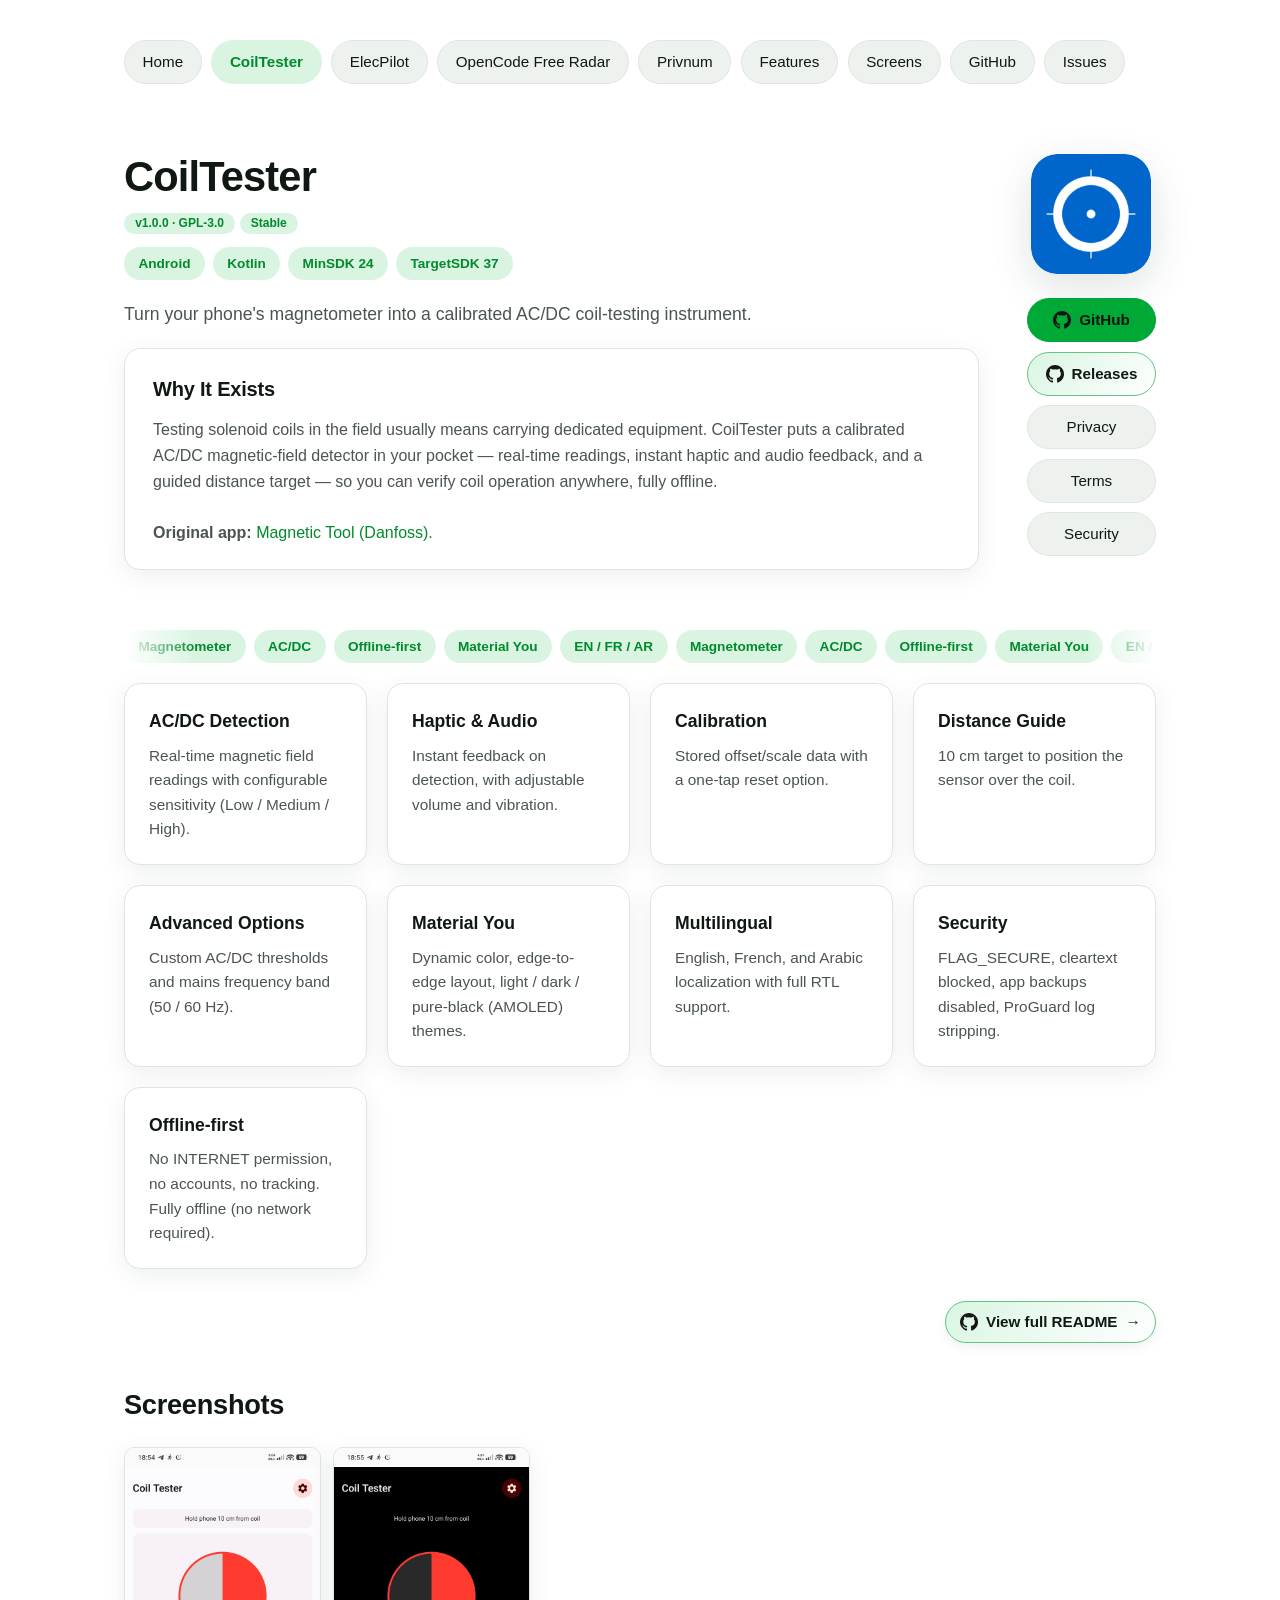
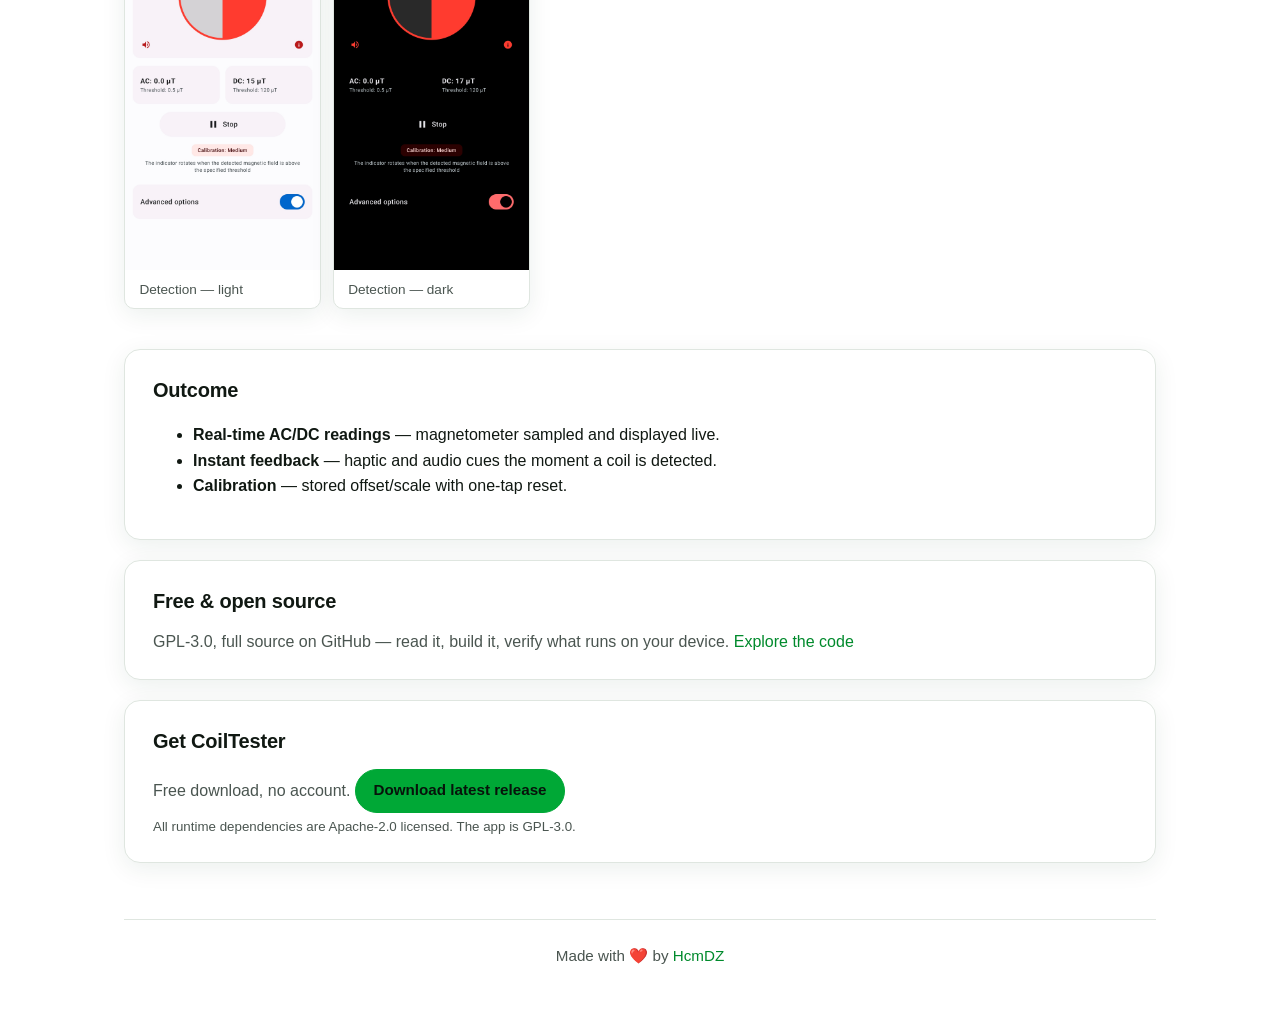
<file: coil-tester/index.html>
<!doctype html>
<html lang="en">
<head>
  <meta charset="utf-8">
  <meta name="viewport" content="width=device-width, initial-scale=1">
  <meta name="theme-color" media="(prefers-color-scheme: light)" content="#f4f8ff">
  <meta name="theme-color" media="(prefers-color-scheme: dark)" content="#0c1220">
  <title>CoilTester — AC/DC Coil Detection App for Android</title>
  <meta name="description" content="CoilTester — Clean-room rewrite of Magnetic Tool (Danfoss). Turn your phone's magnetometer into a calibrated AC/DC coil-testing instrument. Offline, no account, no tracking.">
  <meta name="author" content="HcmDZ">
  <link rel="canonical" href="https://Hcmdz.github.io/coil-tester/">
  <link rel="icon" type="image/png" href="logo.png">
  <link rel="apple-touch-icon" href="logo.png">
  <meta property="og:type" content="website">
  <meta property="og:site_name" content="HcmDZ">
  <meta property="og:title" content="CoilTester — AC/DC Coil Detection App for Android">
  <meta property="og:description" content="Clean-room rewrite of Magnetic Tool (Danfoss). Turn your phone's magnetometer into a calibrated AC/DC coil-testing instrument. Offline, no account, no tracking.">
  <meta property="og:url" content="https://Hcmdz.github.io/coil-tester/">
  <meta property="og:image" content="https://Hcmdz.github.io/coil-tester/og.png">
  <meta property="og:image:width" content="1280">
  <meta property="og:image:height" content="640">
  <meta property="og:image:alt" content="CoilTester — AC/DC coil detection for Android">
  <meta name="twitter:card" content="summary_large_image">
  <meta name="twitter:title" content="CoilTester">
  <meta name="twitter:description" content="Turn your phone's magnetometer into a calibrated AC/DC coil-testing instrument.">
  <meta name="twitter:image" content="https://Hcmdz.github.io/coil-tester/og.png">
  <link rel="stylesheet" href="../assets/style.css?v=14">
  <script src="../assets/site.js?v=4" defer></script>
  <script type="application/ld+json">
    {
      "@context": "https://schema.org",
      "@type": "SoftwareApplication",
      "name": "CoilTester",
      "applicationCategory": "UtilitiesApplication",
      "operatingSystem": "Android",
      "description": "Clean-room rewrite of Magnetic Tool (Danfoss). AC/DC coil detection via the device magnetometer, with real-time readings, haptic and audio feedback, and calibration.",
      "url": "https://Hcmdz.github.io/coil-tester/",
      "image": "https://Hcmdz.github.io/coil-tester/logo.png",
      "author": {
        "@type": "Person",
        "name": "HcmDZ",
        "url": "https://Hcmdz.github.io/"
      }
    }
  </script>
</head>
<body class="theme-coiltester">
  <main class="site-shell">
    <nav class="nav page-nav desktop-site-nav" aria-label="Site">
      <a class="pill" href="../">Home</a>
      <span class="pill primary" aria-current="page">CoilTester</span>
      <a class="pill" href="../elecpilot/">ElecPilot</a>
      <a class="pill" href="../opencode-free-radar/">OpenCode Free Radar</a>
      <a class="pill" href="../Privnum/">Privnum</a>
      <a class="pill" href="#features">Features</a>
      <a class="pill" href="#screenshots-title">Screens</a>
      <a class="pill" href="https://github.com/Hcmdz/Coil-Tester" target="_blank" rel="noopener">GitHub</a>
      <a class="pill" href="https://github.com/Hcmdz/Coil-Tester/issues" target="_blank" rel="noopener">Issues</a>
    </nav>
    <details class="mobile-site-menu">
      <summary aria-label="Open site navigation">
        <span class="menu-icon" aria-hidden="true"><span></span><span></span><span></span></span>
      </summary>
      <div class="mobile-menu-panel">
        <nav class="mobile-menu-links" aria-label="Site menu">
          <a href="../">Home</a>
          <span aria-current="page">CoilTester</span>
          <a href="../elecpilot/">ElecPilot</a>
          <a href="../opencode-free-radar/">OpenCode Free Radar</a>
          <a href="../Privnum/">Privnum</a>
          <a href="#features">Features</a>
          <a href="#screenshots-title">Screens</a>
          <a href="https://github.com/Hcmdz/Coil-Tester" target="_blank" rel="noopener">GitHub</a>
          <a href="https://github.com/Hcmdz/Coil-Tester/issues" target="_blank" rel="noopener">Issues</a>
        </nav>
      </div>
    </details>

    <section class="hero project-hero">
      <div class="hero-media">
        <img class="app-logo" src="logo.png" fetchpriority="high" width="192" height="192" alt="CoilTester app logo" loading="eager" decoding="async">
        <nav class="nav" aria-label="CoilTester links">
          <a class="pill primary" href="https://github.com/Hcmdz/Coil-Tester" target="_blank" rel="noopener"><img class="pill-icon" src="../assets/fav_github.png" alt="" aria-hidden="true">GitHub</a>
          <a class="pill secondary-strong" href="https://github.com/Hcmdz/Coil-Tester/releases/latest" target="_blank" rel="noopener"><img class="pill-icon" src="../assets/fav_github.png" alt="" aria-hidden="true">Releases</a>
          <a class="pill" href="https://hcmdz.github.io/coil-tester/privacy/" target="_blank" rel="noopener">Privacy</a>
          <a class="pill" href="https://hcmdz.github.io/coil-tester/terms/" target="_blank" rel="noopener">Terms</a>
          <a class="pill" href="https://github.com/Hcmdz/Coil-Tester/blob/main/SECURITY.md" target="_blank" rel="noopener">Security</a>
        </nav>
      </div>
      <div class="hero-copy">
        <h1>CoilTester</h1>
        <div class="home-badge-row"><span class="card-badge">v1.0.0 · GPL-3.0</span> <span class="card-badge">Stable</span></div>
        <div class="chip-row" aria-label="Platforms">
          <span class="meta-chip">Android</span>
          <span class="meta-chip">Kotlin</span>
          <span class="meta-chip">MinSDK 24</span>
          <span class="meta-chip">TargetSDK 37</span>
        </div>
        <p class="lede">
          Turn your phone's magnetometer into a calibrated AC/DC coil-testing instrument.
        </p>
        <section class="content-card">
          <h2>Why It Exists</h2>
          <p>
            Testing solenoid coils in the field usually means carrying dedicated equipment. CoilTester puts a
            calibrated AC/DC magnetic-field detector in your pocket — real-time readings, instant haptic and audio
            feedback, and a guided distance target — so you can verify coil operation anywhere, fully offline.
            <br><br><strong>Original app:</strong> <a href="https://www.danfoss.com/en-us/service-and-support/downloads/dcs/magnetic-tool/#tab-overview" target="_blank" rel="noopener">Magnetic Tool (Danfoss)</a>.
          </p>
        </section>
      </div>
    </section>

    <div class="home-marquee" aria-label="Integrations">
      <div class="home-marquee-track">
        <span class="meta-chip">Magnetometer</span>
        <span class="meta-chip">AC/DC</span>
        <span class="meta-chip">Offline-first</span>
        <span class="meta-chip">Material You</span>
        <span class="meta-chip">EN / FR / AR</span>
        <span class="meta-chip">Magnetometer</span>
        <span class="meta-chip">AC/DC</span>
        <span class="meta-chip">Offline-first</span>
        <span class="meta-chip">Material You</span>
        <span class="meta-chip">EN / FR / AR</span>
        <span class="meta-chip">Magnetometer</span>
        <span class="meta-chip">AC/DC</span>
        <span class="meta-chip">Offline-first</span>
        <span class="meta-chip">Material You</span>
        <span class="meta-chip">EN / FR / AR</span>
        <span class="home-marquee-dup" aria-hidden="true">
          <span class="meta-chip">Magnetometer</span>
          <span class="meta-chip">AC/DC</span>
          <span class="meta-chip">Offline-first</span>
          <span class="meta-chip">Material You</span>
          <span class="meta-chip">EN / FR / AR</span>
          <span class="meta-chip">Magnetometer</span>
          <span class="meta-chip">AC/DC</span>
          <span class="meta-chip">Offline-first</span>
          <span class="meta-chip">Material You</span>
          <span class="meta-chip">EN / FR / AR</span>
          <span class="meta-chip">Magnetometer</span>
          <span class="meta-chip">AC/DC</span>
          <span class="meta-chip">Offline-first</span>
          <span class="meta-chip">Material You</span>
          <span class="meta-chip">EN / FR / AR</span>
        </span>
      </div>
    </div>

    <section class="feature-grid" id="features" aria-label="CoilTester features">
      <article class="feature-card">
        <h3>AC/DC Detection</h3>
        <p>Real-time magnetic field readings with configurable sensitivity (Low / Medium / High).</p>
      </article>
      <article class="feature-card">
        <h3>Haptic &amp; Audio</h3>
        <p>Instant feedback on detection, with adjustable volume and vibration.</p>
      </article>
      <article class="feature-card">
        <h3>Calibration</h3>
        <p>Stored offset/scale data with a one-tap reset option.</p>
      </article>
      <article class="feature-card">
        <h3>Distance Guide</h3>
        <p>10 cm target to position the sensor over the coil.</p>
      </article>
      <article class="feature-card">
        <h3>Advanced Options</h3>
        <p>Custom AC/DC thresholds and mains frequency band (50 / 60 Hz).</p>
      </article>
      <article class="feature-card">
        <h3>Material You</h3>
        <p>Dynamic color, edge-to-edge layout, light / dark / pure-black (AMOLED) themes.</p>
      </article>
      <article class="feature-card">
        <h3>Multilingual</h3>
        <p>English, French, and Arabic localization with full RTL support.</p>
      </article>
      <article class="feature-card">
        <h3>Security</h3>
        <p>FLAG_SECURE, cleartext blocked, app backups disabled, ProGuard log stripping.</p>
      </article>
      <article class="feature-card">
        <h3>Offline-first</h3>
        <p>No INTERNET permission, no accounts, no tracking. Fully offline (no network required).</p>
      </article>
    </section>

    <div class="read-more-row">
      <a class="pill read-more-button" href="https://github.com/Hcmdz/Coil-Tester/blob/main/README.md" target="_blank" rel="noopener"><img class="pill-icon" src="../assets/fav_github.png" alt="" aria-hidden="true">View full README<span aria-hidden="true">→</span></a>
    </div>

    <section class="screenshot-section" aria-labelledby="screenshots-title">
      <h2 id="screenshots-title">Screenshots</h2>
      <div class="screenshot-grid freeform app-screenshot-grid">
        <figure class="screenshot-card">
          <button class="screenshot-button">
            <img src="screenshots/detection-light.jpg" alt="Detection screen — light mode" loading="lazy" decoding="async" width="1080" height="2400">
          </button>
          <figcaption>Detection — light</figcaption>
        </figure>
        <figure class="screenshot-card">
          <button class="screenshot-button">
            <img src="screenshots/detection-dark.jpg" alt="Detection screen — dark mode" loading="lazy" decoding="async" width="1080" height="2400">
          </button>
          <figcaption>Detection — dark</figcaption>
        </figure>
      </div>
    </section>

    <section class="content-card" aria-labelledby="outcome-title">
      <h2 id="outcome-title">Outcome</h2>
      <ul>
        <li><strong>Real-time AC/DC readings</strong> — magnetometer sampled and displayed live.</li>
        <li><strong>Instant feedback</strong> — haptic and audio cues the moment a coil is detected.</li>
        <li><strong>Calibration</strong> — stored offset/scale with one-tap reset.</li>
      </ul>
    </section>

    <section class="content-card" aria-labelledby="oss-title">
      <h2 id="oss-title">Free &amp; open source</h2>
      <p>
        GPL-3.0, full source on GitHub — read it, build it, verify what runs on your device.
        <a href="https://github.com/Hcmdz/Coil-Tester" target="_blank" rel="noopener">Explore the code</a>
      </p>
    </section>

    <section class="content-card" aria-labelledby="get-title">
      <h2 id="get-title">Get CoilTester</h2>
      <p>
        Free download, no account.
        <a class="pill primary" href="https://github.com/Hcmdz/Coil-Tester/releases/latest" target="_blank" rel="noopener">Download latest release</a>
      </p>
      <p><small>All runtime dependencies are Apache-2.0 licensed. The app is GPL-3.0.</small>
    </section>

    <footer class="site-footer">
      Made with ❤️ by <a href="../">HcmDZ</a>
    </footer>
  </main>
</body>
</html>
</file>
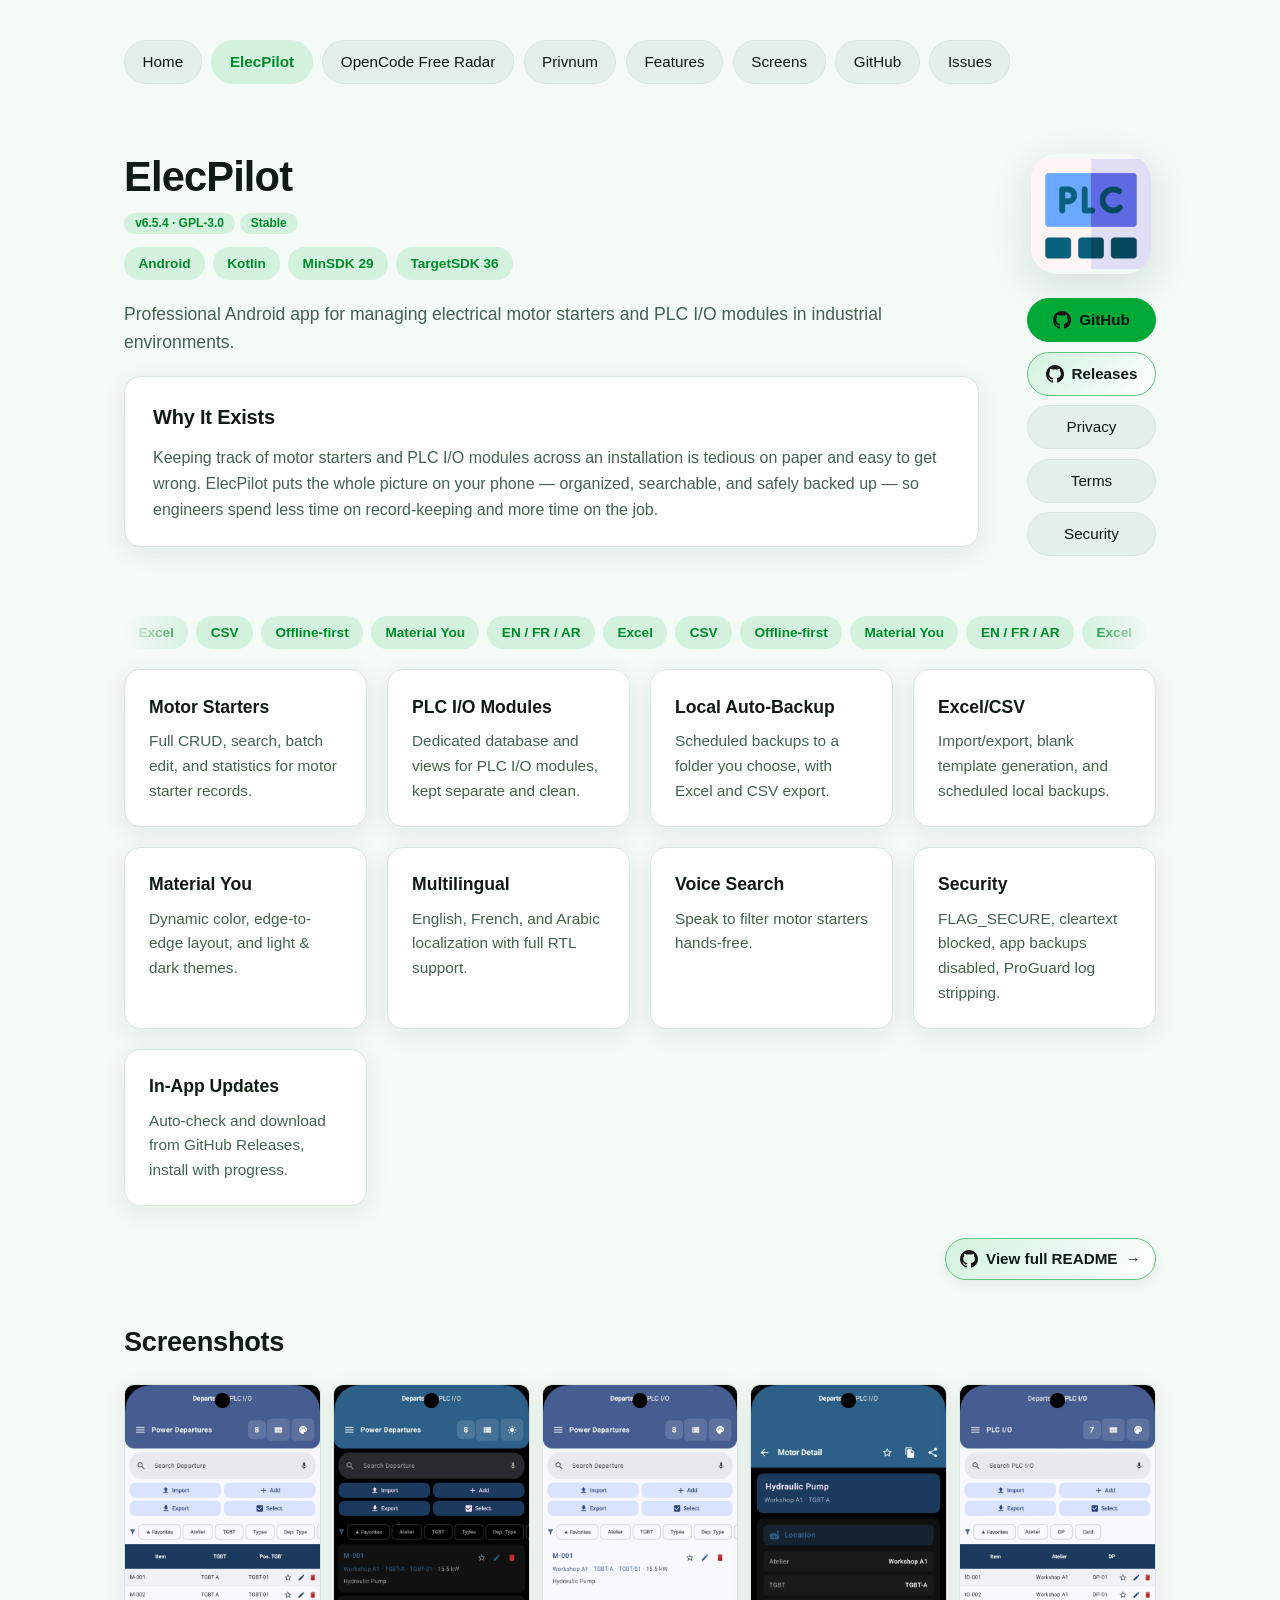
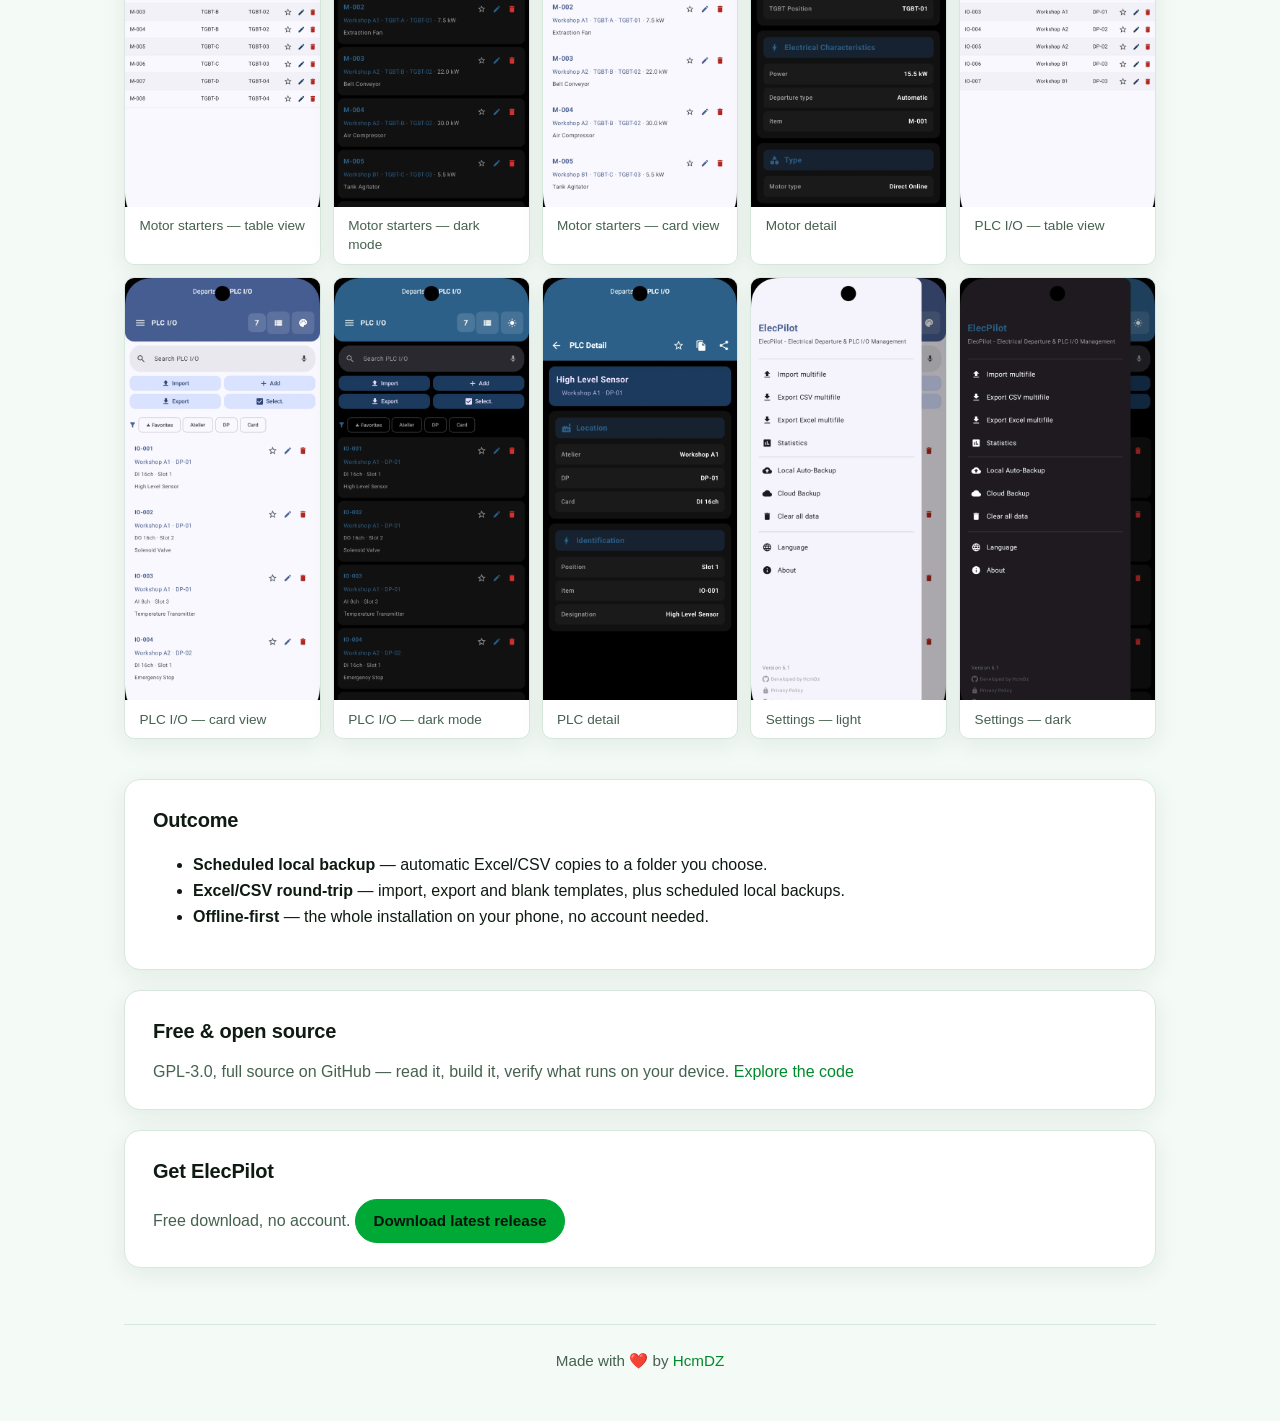
<file: elecpilot/index.html>
<!doctype html>
<html lang="en">
<head>
  <meta charset="utf-8">
  <meta name="viewport" content="width=device-width, initial-scale=1">
  <meta name="theme-color" media="(prefers-color-scheme: light)" content="#f4faf6">
  <meta name="theme-color" media="(prefers-color-scheme: dark)" content="#0c140f">
  <title>ElecPilot — Electrical Engineering App for Android</title>
  <meta name="description" content="ElecPilot — professional Android app for managing electrical motor starters and PLC I/O modules, with local backup, Excel/CSV import/export, and Material You design.">
  <meta name="author" content="HcmDZ">
  <link rel="canonical" href="https://Hcmdz.github.io/elecpilot/">
  <link rel="icon" type="image/png" href="logo.png">
  <link rel="apple-touch-icon" href="logo.png">
  <meta property="og:type" content="website">
  <meta property="og:site_name" content="HcmDZ">
  <meta property="og:title" content="ElecPilot — Electrical Engineering App for Android">
  <meta property="og:description" content="Professional Android app for managing motor starters and PLC I/O modules, with local backup and Excel/CSV import/export.">
  <meta property="og:url" content="https://Hcmdz.github.io/elecpilot/">
  <meta property="og:image" content="https://Hcmdz.github.io/elecpilot/og.png">
  <meta property="og:image:width" content="2400">
  <meta property="og:image:height" content="1260">
  <meta property="og:image:alt" content="ElecPilot — electrical engineering apps for Android">
  <meta name="twitter:card" content="summary_large_image">
  <meta name="twitter:title" content="ElecPilot">
  <meta name="twitter:description" content="Professional Android app for managing motor starters and PLC I/O modules.">
  <meta name="twitter:image" content="https://Hcmdz.github.io/elecpilot/og.png">
  <link rel="stylesheet" href="../assets/style.css?v=14">
  <script src="../assets/site.js?v=4" defer></script>
  <script type="application/ld+json">
    {
      "@context": "https://schema.org",
      "@type": "SoftwareApplication",
      "name": "ElecPilot",
      "applicationCategory": "BusinessApplication",
      "operatingSystem": "Android",
      "description": "Professional Android app for managing electrical motor starters and PLC I/O modules in industrial environments.",
      "url": "https://Hcmdz.github.io/elecpilot/",
      "image": "https://Hcmdz.github.io/elecpilot/logo.png",
      "author": {
        "@type": "Person",
        "name": "HcmDZ",
        "url": "https://Hcmdz.github.io/"
      }
    }
  </script>
</head>
<body class="theme-elecpilot">
  <main class="site-shell">
    <nav class="nav page-nav desktop-site-nav" aria-label="Site">
      <a class="pill" href="../">Home</a>
      <span class="pill primary" aria-current="page">ElecPilot</span>
      <a class="pill" href="../opencode-free-radar/">OpenCode Free Radar</a>
      <a class="pill" href="../Privnum/">Privnum</a>
      <a class="pill" href="../coil-tester/">CoilTester</a>
      <a class="pill" href="#features">Features</a>
      <a class="pill" href="#screenshots-title">Screens</a>
      <a class="pill" href="https://github.com/Hcmdz/ElecPilot" target="_blank" rel="noopener">GitHub</a>
      <a class="pill" href="https://github.com/Hcmdz/ElecPilot/issues" target="_blank" rel="noopener">Issues</a>
    </nav>
    <details class="mobile-site-menu">
      <summary aria-label="Open site navigation">
        <span class="menu-icon" aria-hidden="true"><span></span><span></span><span></span></span>
      </summary>
      <div class="mobile-menu-panel">
        <nav class="mobile-menu-links" aria-label="Site menu">
          <a href="../">Home</a>
          <span aria-current="page">ElecPilot</span>
          <a href="../opencode-free-radar/">OpenCode Free Radar</a>
          <a href="../Privnum/">Privnum</a>
          <a href="../coil-tester/">CoilTester</a>
          <a href="#features">Features</a>
          <a href="#screenshots-title">Screens</a>
          <a href="https://github.com/Hcmdz/ElecPilot" target="_blank" rel="noopener">GitHub</a>
          <a href="https://github.com/Hcmdz/ElecPilot/issues" target="_blank" rel="noopener">Issues</a>
        </nav>
      </div>
    </details>

    <section class="hero project-hero">
      <div class="hero-media">
        <img class="app-logo" src="logo.png" fetchpriority="high" width="192" height="192" alt="ElecPilot app logo" loading="eager" decoding="async">
        <nav class="nav" aria-label="ElecPilot links">
          <a class="pill primary" href="https://github.com/Hcmdz/ElecPilot" target="_blank" rel="noopener"><img class="pill-icon" src="../assets/fav_github.png" alt="" aria-hidden="true">GitHub</a>
          <a class="pill secondary-strong" href="https://github.com/Hcmdz/ElecPilot/releases/latest" target="_blank" rel="noopener"><img class="pill-icon" src="../assets/fav_github.png" alt="" aria-hidden="true">Releases</a>
          <a class="pill" href="https://hcmdz.github.io/ElecPilot/privacy/" target="_blank" rel="noopener">Privacy</a>
          <a class="pill" href="https://hcmdz.github.io/ElecPilot/terms/" target="_blank" rel="noopener">Terms</a>
          <a class="pill" href="https://github.com/Hcmdz/ElecPilot/blob/main/SECURITY.md" target="_blank" rel="noopener">Security</a>
        </nav>
      </div>
      <div class="hero-copy">
        <h1>ElecPilot</h1>
        <div class="home-badge-row"><span class="card-badge">v6.5.4 · GPL-3.0</span> <span class="card-badge">Stable</span></div>
        <div class="chip-row" aria-label="Platforms">
          <span class="meta-chip">Android</span>
          <span class="meta-chip">Kotlin</span>
          <span class="meta-chip">MinSDK 29</span>
          <span class="meta-chip">TargetSDK 36</span>
        </div>
        <p class="lede">
          Professional Android app for managing electrical motor starters and PLC I/O modules in industrial
          environments.
        </p>
        <section class="content-card">
          <h2>Why It Exists</h2>
          <p>
            Keeping track of motor starters and PLC I/O modules across an installation is tedious on paper and easy to
            get wrong. ElecPilot puts the whole picture on your phone — organized, searchable, and safely backed up —
            so engineers spend less time on record-keeping and more time on the job.
          </p>
        </section>
      </div>
    </section>

    <div class="home-marquee" aria-label="Integrations">
      <div class="home-marquee-track">
        <span class="meta-chip">Excel</span>
        <span class="meta-chip">CSV</span>
        <span class="meta-chip">Offline-first</span>
        <span class="meta-chip">Material You</span>
        <span class="meta-chip">EN / FR / AR</span>
        <span class="meta-chip">Excel</span>
        <span class="meta-chip">CSV</span>
        <span class="meta-chip">Offline-first</span>
        <span class="meta-chip">Material You</span>
        <span class="meta-chip">EN / FR / AR</span>
        <span class="meta-chip">Excel</span>
        <span class="meta-chip">CSV</span>
        <span class="meta-chip">Offline-first</span>
        <span class="meta-chip">Material You</span>
        <span class="meta-chip">EN / FR / AR</span>
        <span class="home-marquee-dup" aria-hidden="true">
          <span class="meta-chip">Excel</span>
          <span class="meta-chip">CSV</span>
          <span class="meta-chip">Offline-first</span>
          <span class="meta-chip">Material You</span>
          <span class="meta-chip">EN / FR / AR</span>
          <span class="meta-chip">Excel</span>
          <span class="meta-chip">CSV</span>
          <span class="meta-chip">Offline-first</span>
          <span class="meta-chip">Material You</span>
          <span class="meta-chip">EN / FR / AR</span>
          <span class="meta-chip">Excel</span>
          <span class="meta-chip">CSV</span>
          <span class="meta-chip">Offline-first</span>
          <span class="meta-chip">Material You</span>
          <span class="meta-chip">EN / FR / AR</span>
        </span>
      </div>
    </div>

    <section class="feature-grid" id="features" aria-label="ElecPilot features">
      <article class="feature-card">
        <h3>Motor Starters</h3>
        <p>Full CRUD, search, batch edit, and statistics for motor starter records.</p>
      </article>
      <article class="feature-card">
        <h3>PLC I/O Modules</h3>
        <p>Dedicated database and views for PLC I/O modules, kept separate and clean.</p>
      </article>
      <article class="feature-card">
        <h3>Local Auto-Backup</h3>
        <p>Scheduled backups to a folder you choose, with Excel and CSV export.</p>
      </article>
      <article class="feature-card">
        <h3>Excel/CSV</h3>
        <p>Import/export, blank template generation, and scheduled local backups.</p>
      </article>
      <article class="feature-card">
        <h3>Material You</h3>
        <p>Dynamic color, edge-to-edge layout, and light &amp; dark themes.</p>
      </article>
      <article class="feature-card">
        <h3>Multilingual</h3>
        <p>English, French, and Arabic localization with full RTL support.</p>
      </article>
      <article class="feature-card">
        <h3>Voice Search</h3>
        <p>Speak to filter motor starters hands-free.</p>
      </article>
      <article class="feature-card">
        <h3>Security</h3>
        <p>FLAG_SECURE, cleartext blocked, app backups disabled, ProGuard log stripping.</p>
      </article>
      <article class="feature-card">
        <h3>In-App Updates</h3>
        <p>Auto-check and download from GitHub Releases, install with progress.</p>
      </article>
    </section>

    <div class="read-more-row">
      <a class="pill read-more-button" href="https://github.com/Hcmdz/ElecPilot/blob/main/README.md" target="_blank" rel="noopener"><img class="pill-icon" src="../assets/fav_github.png" alt="" aria-hidden="true">View full README<span aria-hidden="true">→</span></a>
    </div>

    <section class="screenshot-section" aria-labelledby="screenshots-title">
      <h2 id="screenshots-title">Screenshots</h2>
      <div class="screenshot-grid freeform app-screenshot-grid">
        <figure class="screenshot-card">
          <button class="screenshot-button">
            <picture><source type="image/webp" srcset="screenshots/motor-list-table-view-light.webp"><img src="screenshots/motor-list-table-view-light.png" alt="Motor starters — table view, light mode" loading="lazy" decoding="async" width="1080" height="2424"></picture>
          </button>
          <figcaption>Motor starters — table view</figcaption>
        </figure>
        <figure class="screenshot-card">
          <button class="screenshot-button">
            <picture><source type="image/webp" srcset="screenshots/motor-list-table-view-dark.webp"><img src="screenshots/motor-list-table-view-dark.png" alt="Motor starters — table view, dark mode" loading="lazy" decoding="async" width="1080" height="2424"></picture>
          </button>
          <figcaption>Motor starters — dark mode</figcaption>
        </figure>
        <figure class="screenshot-card">
          <button class="screenshot-button">
            <picture><source type="image/webp" srcset="screenshots/motor-list-card-view-light.webp"><img src="screenshots/motor-list-card-view-light.png" alt="Motor starters — card view, light mode" loading="lazy" decoding="async" width="1080" height="2424"></picture>
          </button>
          <figcaption>Motor starters — card view</figcaption>
        </figure>
        <figure class="screenshot-card">
          <button class="screenshot-button">
            <picture><source type="image/webp" srcset="screenshots/motor-detail-dark.webp"><img src="screenshots/motor-detail-dark.png" alt="Motor detail — dark mode" loading="lazy" decoding="async" width="1080" height="2424"></picture>
          </button>
          <figcaption>Motor detail</figcaption>
        </figure>
        <figure class="screenshot-card">
          <button class="screenshot-button">
            <picture><source type="image/webp" srcset="screenshots/plc-list-table-view-light.webp"><img src="screenshots/plc-list-table-view-light.png" alt="PLC I/O modules — table view, light mode" loading="lazy" decoding="async" width="1080" height="2424"></picture>
          </button>
          <figcaption>PLC I/O — table view</figcaption>
        </figure>
        <figure class="screenshot-card">
          <button class="screenshot-button">
            <picture><source type="image/webp" srcset="screenshots/plc-list-card-view-light.webp"><img src="screenshots/plc-list-card-view-light.png" alt="PLC I/O modules — card view, light mode" loading="lazy" decoding="async" width="1080" height="2424"></picture>
          </button>
          <figcaption>PLC I/O — card view</figcaption>
        </figure>
        <figure class="screenshot-card">
          <button class="screenshot-button">
            <picture><source type="image/webp" srcset="screenshots/plc-list-card-view-dark.webp"><img src="screenshots/plc-list-card-view-dark.png" alt="PLC I/O modules — card view, dark mode" loading="lazy" decoding="async" width="1080" height="2424"></picture>
          </button>
          <figcaption>PLC I/O — dark mode</figcaption>
        </figure>
        <figure class="screenshot-card">
          <button class="screenshot-button">
            <picture><source type="image/webp" srcset="screenshots/plc-detail-dark.webp"><img src="screenshots/plc-detail-dark.png" alt="PLC detail — dark mode" loading="lazy" decoding="async" width="1080" height="2424"></picture>
          </button>
          <figcaption>PLC detail</figcaption>
        </figure>
        <figure class="screenshot-card">
          <button class="screenshot-button">
            <picture><source type="image/webp" srcset="screenshots/settings-light.webp"><img src="screenshots/settings-light.png" alt="Settings — light mode" loading="lazy" decoding="async" width="1080" height="2424"></picture>
          </button>
          <figcaption>Settings — light</figcaption>
        </figure>
        <figure class="screenshot-card">
          <button class="screenshot-button">
            <picture><source type="image/webp" srcset="screenshots/settings-dark.webp"><img src="screenshots/settings-dark.png" alt="Settings — dark mode" loading="lazy" decoding="async" width="1080" height="2424"></picture>
          </button>
          <figcaption>Settings — dark</figcaption>
        </figure>
      </div>
    </section>

    <section class="content-card" aria-labelledby="outcome-title">
      <h2 id="outcome-title">Outcome</h2>
      <ul>
        <li><strong>Scheduled local backup</strong> — automatic Excel/CSV copies to a folder you choose.</li>
        <li><strong>Excel/CSV round-trip</strong> — import, export and blank templates, plus scheduled local backups.</li>
        <li><strong>Offline-first</strong> — the whole installation on your phone, no account needed.</li>
      </ul>
    </section>

    <section class="content-card" aria-labelledby="oss-title">
      <h2 id="oss-title">Free &amp; open source</h2>
      <p>
        GPL-3.0, full source on GitHub — read it, build it, verify what runs on your device.
        <a href="https://github.com/Hcmdz/ElecPilot" target="_blank" rel="noopener">Explore the code</a>
      </p>
    </section>

    <section class="content-card" aria-labelledby="get-title">
      <h2 id="get-title">Get ElecPilot</h2>
      <p>
        Free download, no account.
        <a class="pill primary" href="https://github.com/Hcmdz/ElecPilot/releases/latest" target="_blank" rel="noopener">Download latest release</a>
      </p>
    </section>

    <footer class="site-footer">
      Made with ❤️ by <a href="../">HcmDZ</a>
    </footer>
  </main>
</body>
</html>
</file>
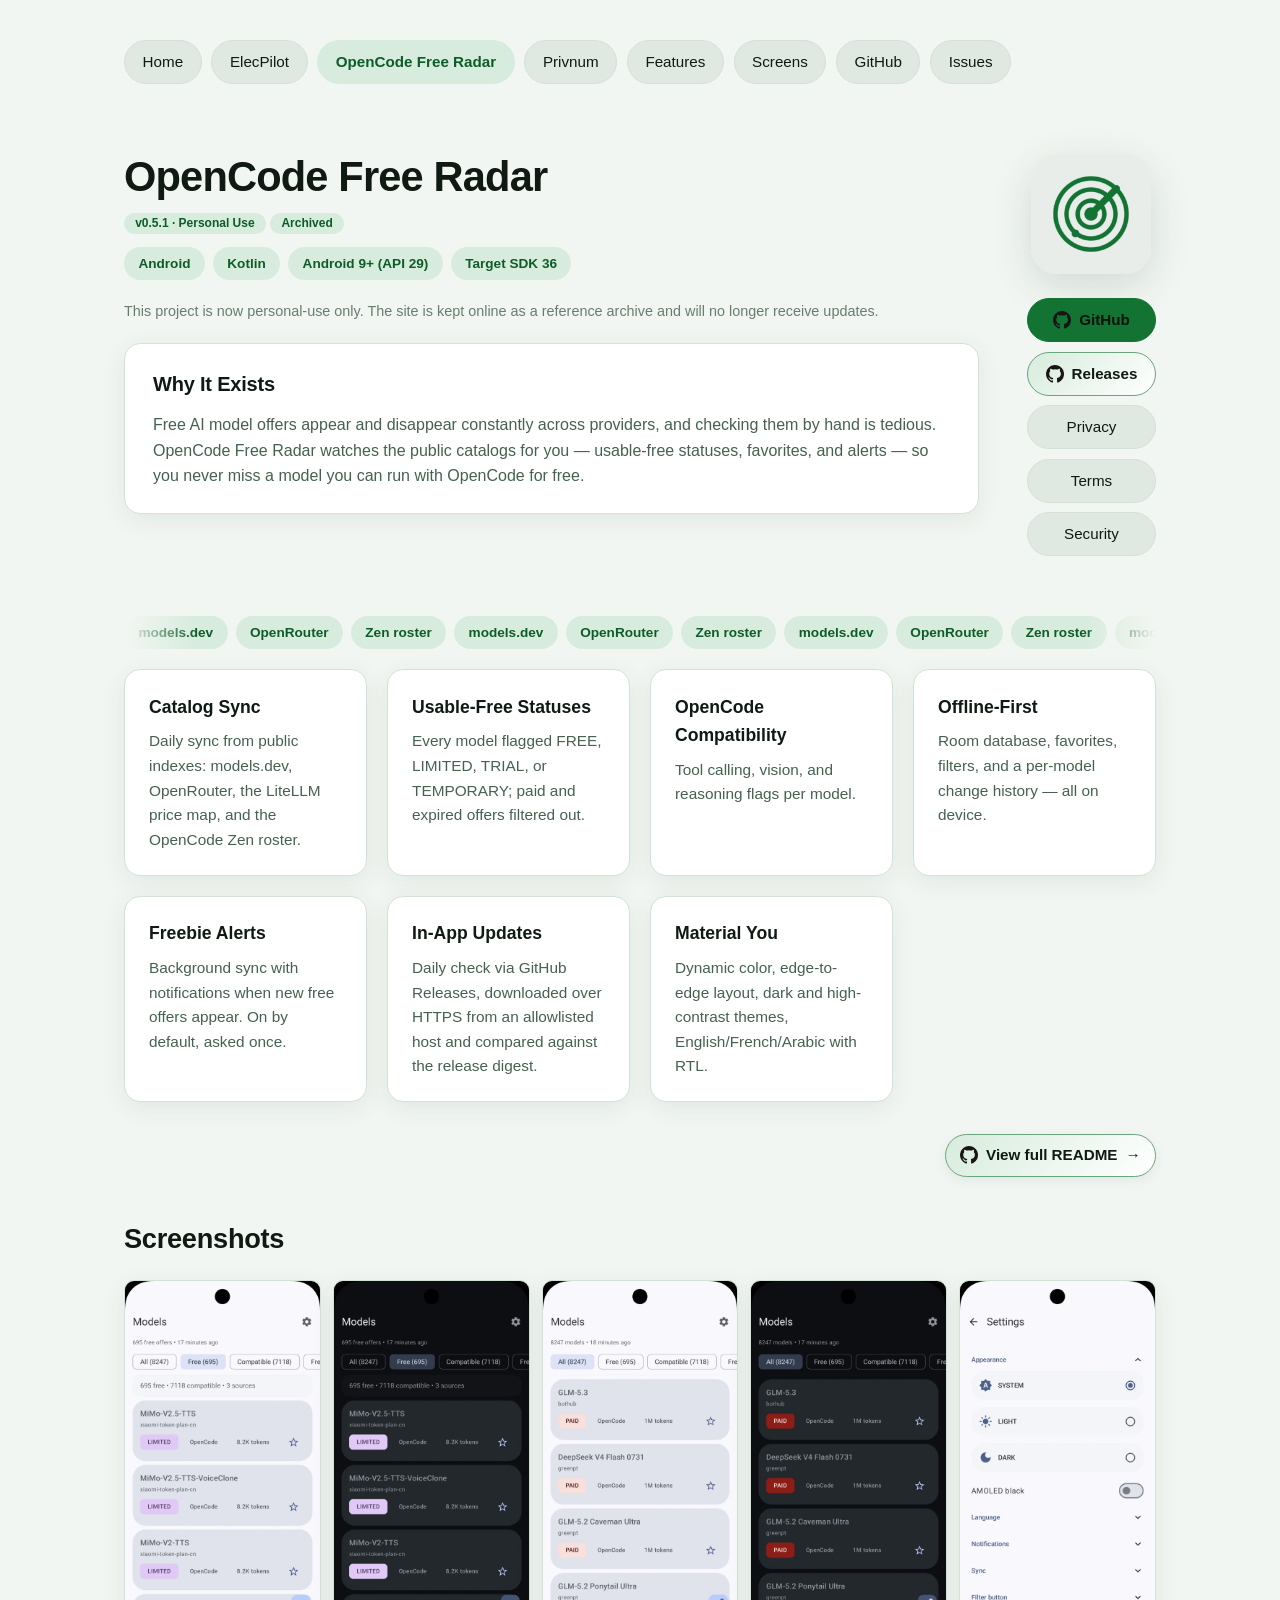
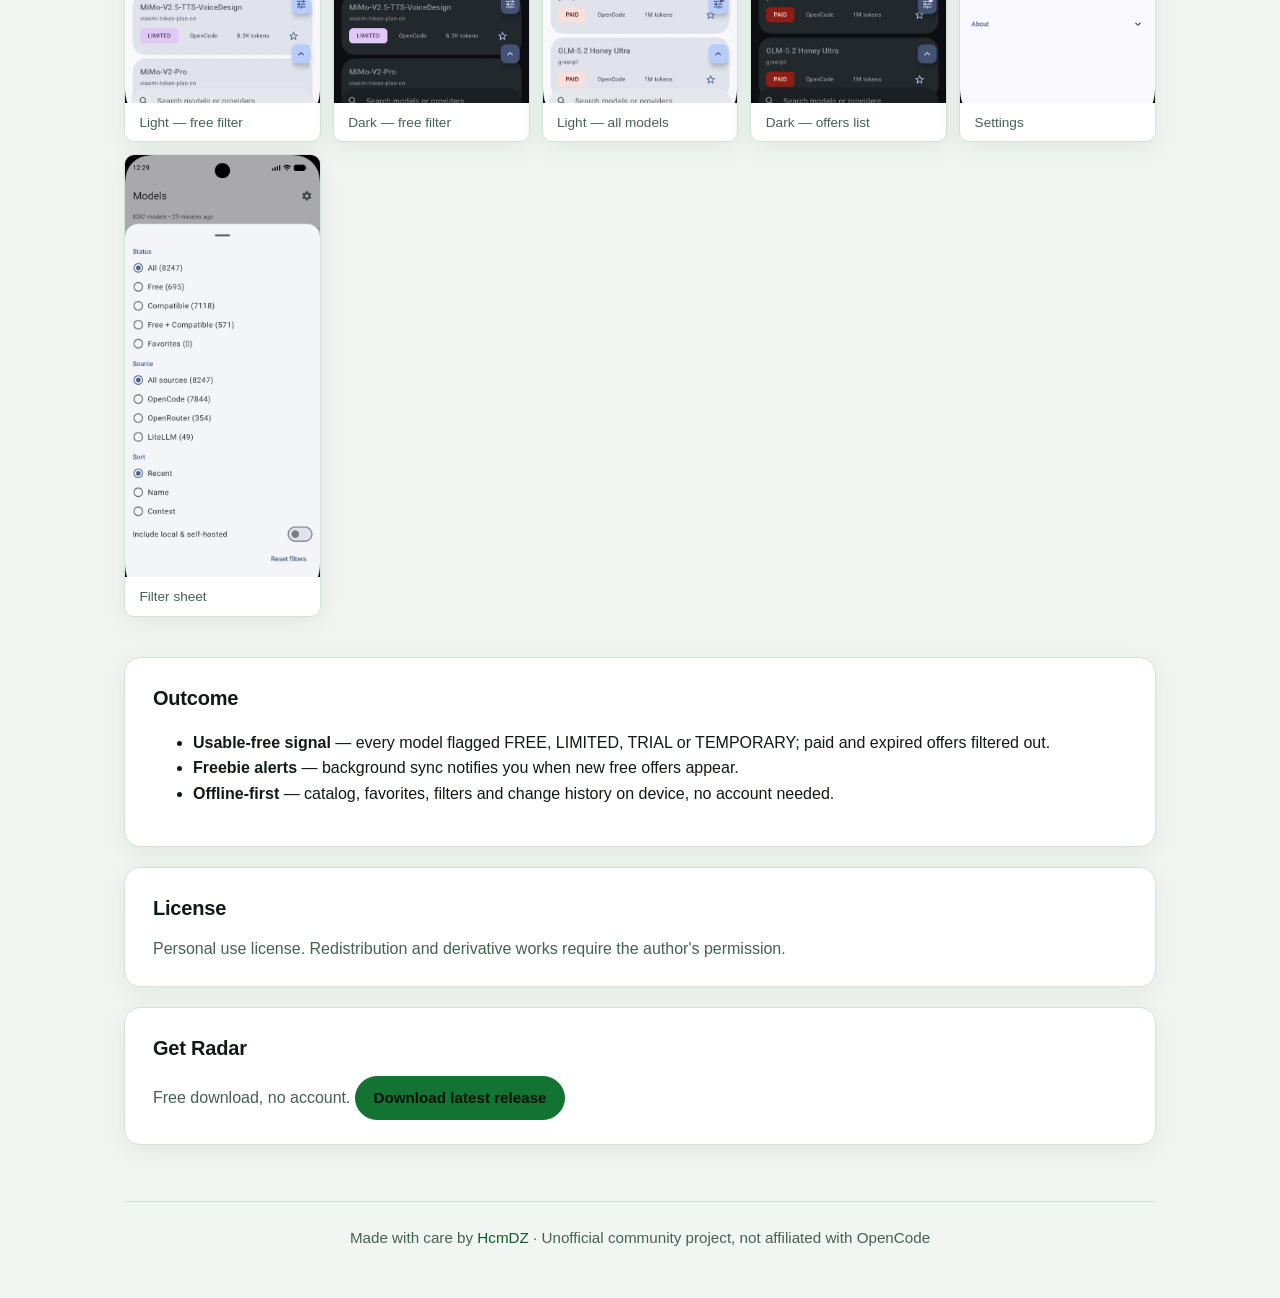
<file: opencode-free-radar/index.html>
<!doctype html>
<html lang="en">
<head>
  <meta charset="utf-8">
  <meta name="viewport" content="width=device-width, initial-scale=1">
  <meta name="theme-color" media="(prefers-color-scheme: light)" content="#f2f6f2">
  <meta name="theme-color" media="(prefers-color-scheme: dark)" content="#0c140f">
  <title>OpenCode Free Radar — Free AI Models for OpenCode</title>
  <meta name="description" content="OpenCode Free Radar — archived personal-use Android app that tracks AI models free to use with OpenCode. Kept as a reference archive; no longer updated.">
  <meta name="author" content="HcmDZ">
  <link rel="canonical" href="https://Hcmdz.github.io/opencode-free-radar/">
  <link rel="icon" type="image/png" href="logo.png">
  <link rel="apple-touch-icon" href="logo.png">
  <meta property="og:type" content="website">
  <meta property="og:site_name" content="HcmDZ">
  <meta property="og:title" content="OpenCode Free Radar — Free AI Models for OpenCode">
  <meta property="og:description" content="Archived personal-use Android app that tracks AI models free to use with OpenCode. Kept as a reference archive.">
  <meta property="og:url" content="https://Hcmdz.github.io/opencode-free-radar/">
  <meta property="og:image" content="https://Hcmdz.github.io/opencode-free-radar/og.png">
  <meta property="og:image:width" content="2400">
  <meta property="og:image:height" content="1260">
  <meta property="og:image:alt" content="OpenCode Free Radar — free AI models for OpenCode">
  <meta name="twitter:card" content="summary_large_image">
  <meta name="twitter:title" content="OpenCode Free Radar">
  <meta name="twitter:description" content="Archived personal-use project. Kept as a reference archive.">
  <meta name="twitter:image" content="https://Hcmdz.github.io/opencode-free-radar/og.png">
  <link rel="stylesheet" href="../assets/style.css?v=14">
  <script src="../assets/site.js?v=4" defer></script>
  <script type="application/ld+json">
    {
      "@context": "https://schema.org",
      "@type": "SoftwareApplication",
      "name": "OpenCode Free Radar",
      "applicationCategory": "DeveloperApplication",
      "operatingSystem": "Android",
      "description": "Archived personal-use project. Kept as a reference archive.",
      "url": "https://Hcmdz.github.io/opencode-free-radar/",
      "image": "https://Hcmdz.github.io/opencode-free-radar/logo.png",
      "author": {
        "@type": "Person",
        "name": "HcmDZ",
        "url": "https://Hcmdz.github.io/"
      }
    }
  </script>
</head>
<body class="theme-ofr">
  <main class="site-shell">
    <nav class="nav page-nav desktop-site-nav" aria-label="Site">
      <a class="pill" href="../">Home</a>
      <a class="pill" href="../elecpilot/">ElecPilot</a>
      <span class="pill primary" aria-current="page">OpenCode Free Radar</span>
      <a class="pill" href="../Privnum/">Privnum</a>
      <a class="pill" href="../coil-tester/">CoilTester</a>
      <a class="pill" href="#features">Features</a>
      <a class="pill" href="#screenshots-title">Screens</a>
      <a class="pill" href="https://github.com/Hcmdz/OpenCode-Free-Radar" target="_blank" rel="noopener">GitHub</a>
      <a class="pill" href="https://github.com/Hcmdz/OpenCode-Free-Radar/issues" target="_blank" rel="noopener">Issues</a>
    </nav>
    <details class="mobile-site-menu">
      <summary aria-label="Open site navigation">
        <span class="menu-icon" aria-hidden="true"><span></span><span></span><span></span></span>
      </summary>
      <div class="mobile-menu-panel">
        <nav class="mobile-menu-links" aria-label="Site menu">
          <a href="../">Home</a>
          <a href="../elecpilot/">ElecPilot</a>
          <span aria-current="page">OpenCode Free Radar</span>
          <a href="../Privnum/">Privnum</a>
          <a href="../coil-tester/">CoilTester</a>
          <a href="#features">Features</a>
          <a href="#screenshots-title">Screens</a>
          <a href="https://github.com/Hcmdz/OpenCode-Free-Radar" target="_blank" rel="noopener">GitHub</a>
          <a href="https://github.com/Hcmdz/OpenCode-Free-Radar/issues" target="_blank" rel="noopener">Issues</a>
        </nav>
      </div>
    </details>

    <section class="hero project-hero">
      <div class="hero-media">
        <img class="app-logo" src="logo.png" fetchpriority="high" width="192" height="192" alt="OpenCode Free Radar app logo" loading="eager" decoding="async">
        <nav class="nav" aria-label="OpenCode Free Radar links">
          <a class="pill primary" href="https://github.com/Hcmdz/OpenCode-Free-Radar" target="_blank" rel="noopener"><img class="pill-icon" src="../assets/fav_github.png" alt="" aria-hidden="true">GitHub</a>
          <a class="pill secondary-strong" href="https://github.com/Hcmdz/OpenCode-Free-Radar/releases/latest" target="_blank" rel="noopener"><img class="pill-icon" src="../assets/fav_github.png" alt="" aria-hidden="true">Releases</a>
          <a class="pill" href="https://hcmdz.github.io/opencode-free-radar/privacy/" target="_blank" rel="noopener">Privacy</a>
          <a class="pill" href="https://hcmdz.github.io/opencode-free-radar/terms/" target="_blank" rel="noopener">Terms</a>
          <a class="pill" href="https://github.com/Hcmdz/OpenCode-Free-Radar/blob/main/SECURITY.md" target="_blank" rel="noopener">Security</a>
        </nav>
      </div>
      <div class="hero-copy">
        <h1>OpenCode Free Radar</h1>
        <div class="home-badge-row"><span class="card-badge">v0.5.1 · Personal Use</span> <span class="card-badge">Archived</span></div>
        <div class="chip-row" aria-label="Platforms">
          <span class="meta-chip">Android</span>
          <span class="meta-chip">Kotlin</span>
          <span class="meta-chip">Android 9+ (API 29)</span>
          <span class="meta-chip">Target SDK 36</span>
        </div>
        <p class="lede" style="margin-top: 0.75rem; font-size: 0.9rem; opacity: 0.8;">
          This project is now personal-use only. The site is kept online as a reference archive and will no
          longer receive updates.
        </p>
        <section class="content-card">
          <h2>Why It Exists</h2>
          <p>
            Free AI model offers appear and disappear constantly across providers, and checking them by hand is
            tedious. OpenCode Free Radar watches the public catalogs for you — usable-free statuses, favorites,
            and alerts — so you never miss a model you can run with OpenCode for free.
          </p>
        </section>
      </div>
    </section>

    <div class="home-marquee" aria-label="Integrations">
      <div class="home-marquee-track">
        <span class="meta-chip">models.dev</span>
        <span class="meta-chip">OpenRouter</span>
        <span class="meta-chip">Zen roster</span>
        <span class="meta-chip">models.dev</span>
        <span class="meta-chip">OpenRouter</span>
        <span class="meta-chip">Zen roster</span>
        <span class="meta-chip">models.dev</span>
        <span class="meta-chip">OpenRouter</span>
        <span class="meta-chip">Zen roster</span>
        <span class="meta-chip">models.dev</span>
        <span class="meta-chip">OpenRouter</span>
        <span class="meta-chip">Zen roster</span>
        <span class="home-marquee-dup" aria-hidden="true">
          <span class="meta-chip">models.dev</span>
          <span class="meta-chip">OpenRouter</span>
          <span class="meta-chip">Zen roster</span>
          <span class="meta-chip">models.dev</span>
          <span class="meta-chip">OpenRouter</span>
          <span class="meta-chip">Zen roster</span>
          <span class="meta-chip">models.dev</span>
          <span class="meta-chip">OpenRouter</span>
          <span class="meta-chip">Zen roster</span>
          <span class="meta-chip">models.dev</span>
          <span class="meta-chip">OpenRouter</span>
          <span class="meta-chip">Zen roster</span>
        </span>
      </div>
    </div>

    <section class="feature-grid" id="features" aria-label="OpenCode Free Radar features">
      <article class="feature-card">
        <h3>Catalog Sync</h3>
        <p>Daily sync from public indexes: models.dev, OpenRouter, the LiteLLM price map, and the OpenCode Zen roster.</p>
      </article>
      <article class="feature-card">
        <h3>Usable-Free Statuses</h3>
        <p>Every model flagged FREE, LIMITED, TRIAL, or TEMPORARY; paid and expired offers filtered out.</p>
      </article>
      <article class="feature-card">
        <h3>OpenCode Compatibility</h3>
        <p>Tool calling, vision, and reasoning flags per model.</p>
      </article>
      <article class="feature-card">
        <h3>Offline-First</h3>
        <p>Room database, favorites, filters, and a per-model change history — all on device.</p>
      </article>
      <article class="feature-card">
        <h3>Freebie Alerts</h3>
        <p>Background sync with notifications when new free offers appear. On by default, asked once.</p>
      </article>
      <article class="feature-card">
        <h3>In-App Updates</h3>
        <p>Daily check via GitHub Releases, downloaded over HTTPS from an allowlisted host and compared against the release digest.</p>
      </article>
      <article class="feature-card">
        <h3>Material You</h3>
        <p>Dynamic color, edge-to-edge layout, dark and high-contrast themes, English/French/Arabic with RTL.</p>
      </article>
    </section>

    <div class="read-more-row">
      <a class="pill read-more-button" href="https://github.com/Hcmdz/OpenCode-Free-Radar/blob/main/README.md" target="_blank" rel="noopener"><img class="pill-icon" src="../assets/fav_github.png" alt="" aria-hidden="true">View full README<span aria-hidden="true">→</span></a>
    </div>

    <section class="screenshot-section" aria-labelledby="screenshots-title">
      <h2 id="screenshots-title">Screenshots</h2>
      <div class="screenshot-grid freeform app-screenshot-grid">
        <figure class="screenshot-card">
          <button class="screenshot-button">
            <picture><source type="image/webp" srcset="screenshots/dashboard-free-light-v2.webp"><img src="screenshots/dashboard-free-light-v2.jpg" alt="Dashboard in light mode with free filter" loading="lazy" decoding="async" width="1080" height="2424"></picture>
          </button>
          <figcaption>Light — free filter</figcaption>
        </figure>
        <figure class="screenshot-card">
          <button class="screenshot-button">
            <picture><source type="image/webp" srcset="screenshots/dashboard-dark-free-v2.webp"><img src="screenshots/dashboard-dark-free-v2.jpg" alt="Dashboard in dark mode with free filter" loading="lazy" decoding="async" width="1080" height="2424"></picture>
          </button>
          <figcaption>Dark — free filter</figcaption>
        </figure>
        <figure class="screenshot-card">
          <button class="screenshot-button">
            <picture><source type="image/webp" srcset="screenshots/dashboard-all-light-v2.webp"><img src="screenshots/dashboard-all-light-v2.jpg" alt="Dashboard in light mode showing all models" loading="lazy" decoding="async" width="1080" height="2424"></picture>
          </button>
          <figcaption>Light — all models</figcaption>
        </figure>
        <figure class="screenshot-card">
          <button class="screenshot-button">
            <picture><source type="image/webp" srcset="screenshots/dashboard-offers-dark-v2.webp"><img src="screenshots/dashboard-offers-dark-v2.jpg" alt="Dashboard in dark mode showing offers" loading="lazy" decoding="async" width="1080" height="2424"></picture>
          </button>
          <figcaption>Dark — offers list</figcaption>
        </figure>
        <figure class="screenshot-card">
          <button class="screenshot-button">
            <picture><source type="image/webp" srcset="screenshots/settings-v2.webp"><img src="screenshots/settings-v2.jpg" alt="Settings screen with appearance options" loading="lazy" decoding="async" width="1080" height="2424"></picture>
          </button>
          <figcaption>Settings</figcaption>
        </figure>
        <figure class="screenshot-card">
          <button class="screenshot-button">
            <picture><source type="image/webp" srcset="screenshots/filter-sheet-v2.webp"><img src="screenshots/filter-sheet-v2.jpg" alt="Filter sheet with source options and local models switch" loading="lazy" decoding="async" width="1080" height="2424"></picture>
          </button>
          <figcaption>Filter sheet</figcaption>
        </figure>
      </div>
    </section>

    <section class="content-card" aria-labelledby="outcome-title">
      <h2 id="outcome-title">Outcome</h2>
      <ul>
        <li><strong>Usable-free signal</strong> — every model flagged FREE, LIMITED, TRIAL or TEMPORARY; paid and expired offers filtered out.</li>
        <li><strong>Freebie alerts</strong> — background sync notifies you when new free offers appear.</li>
        <li><strong>Offline-first</strong> — catalog, favorites, filters and change history on device, no account needed.</li>
      </ul>
    </section>

    <section class="content-card" aria-labelledby="oss-title">
      <h2 id="oss-title">License</h2>
      <p>
        Personal use license. Redistribution and derivative works require the author's permission.
      </p>
    </section>

    <section class="content-card" aria-labelledby="get-title">
      <h2 id="get-title">Get Radar</h2>
      <p>
        Free download, no account.
        <a class="pill primary" href="https://github.com/Hcmdz/OpenCode-Free-Radar/releases/latest" target="_blank" rel="noopener">Download latest release</a>
      </p>
    </section>

    <footer class="site-footer">
      Made with care by <a href="../">HcmDZ</a> · Unofficial community project, not affiliated with OpenCode
    </footer>
  </main>
</body>
</html>
</file>
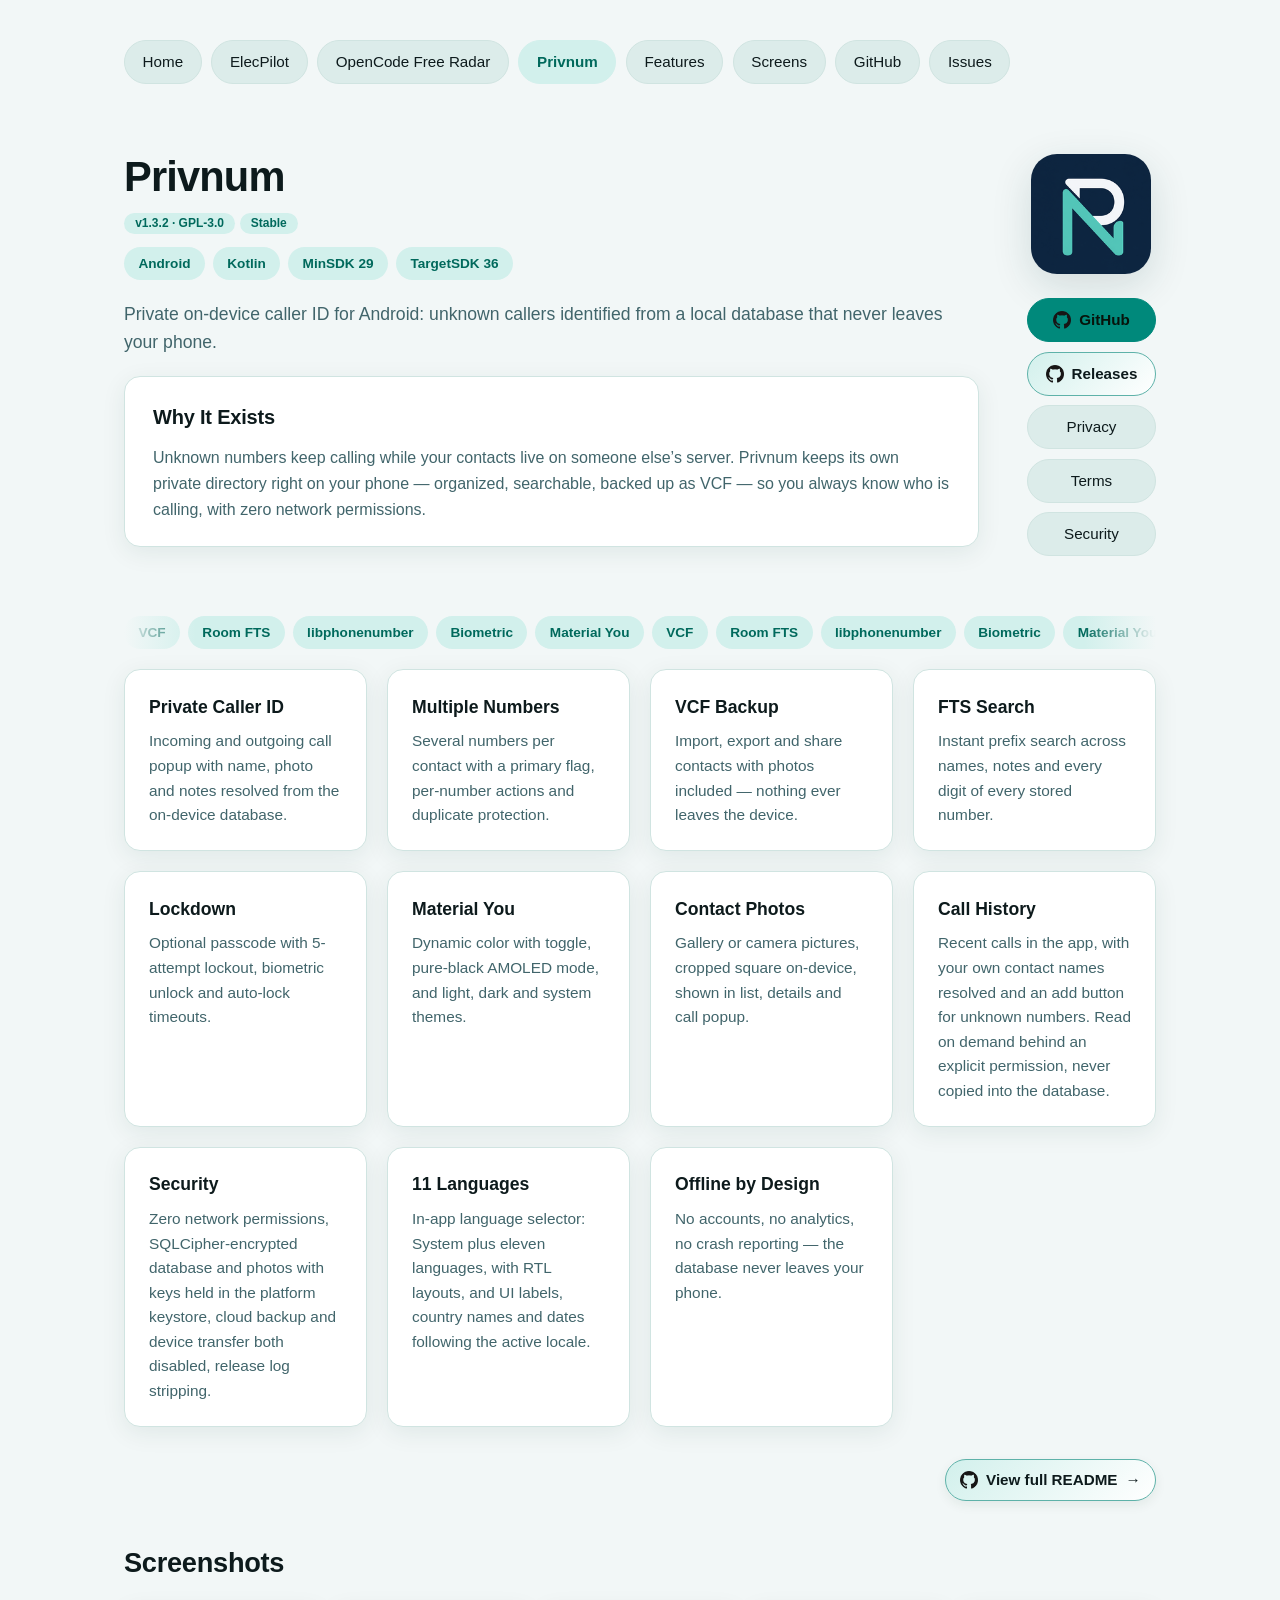
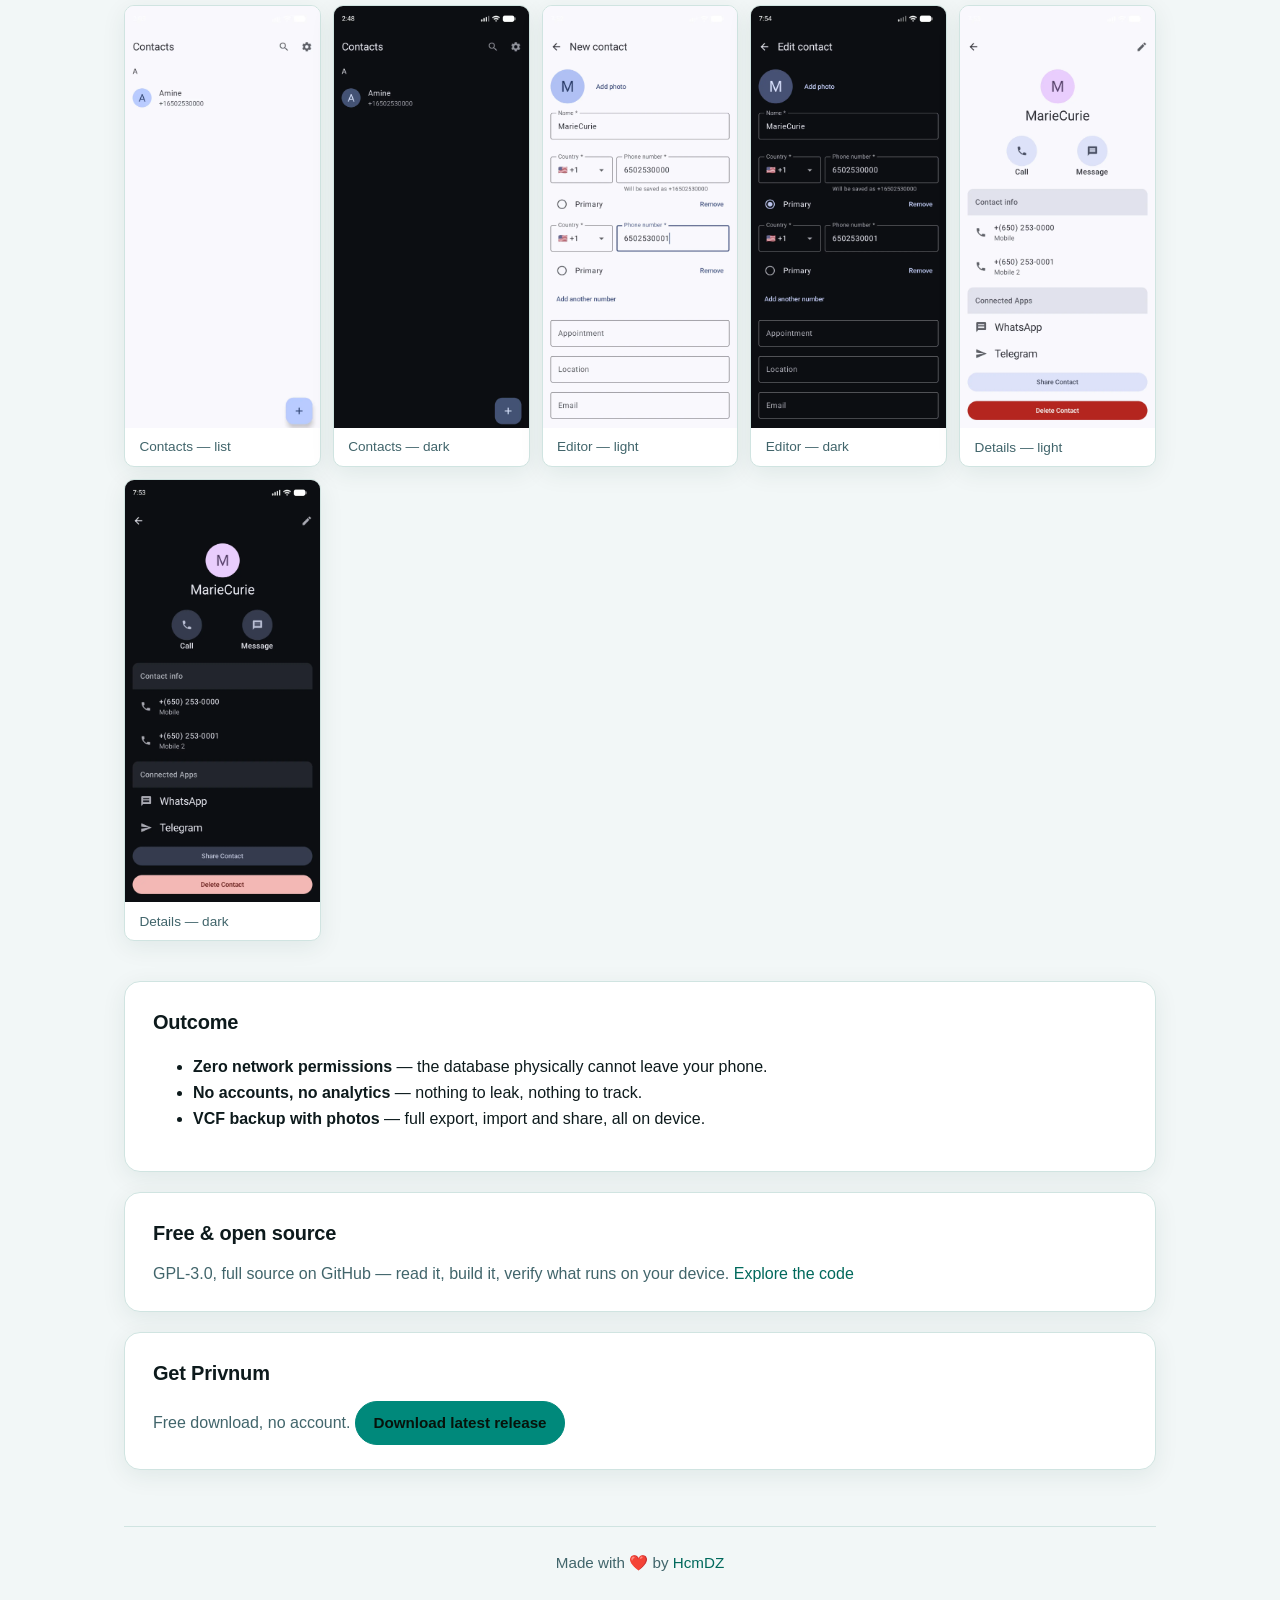
<file: Privnum/index.html>
<!doctype html>
<html lang="en">
<head>
  <meta charset="utf-8">
  <meta name="viewport" content="width=device-width, initial-scale=1">
  <meta name="theme-color" media="(prefers-color-scheme: light)" content="#f2f7f7">
  <meta name="theme-color" media="(prefers-color-scheme: dark)" content="#0a1416">
  <title>Privnum — Private Local Caller ID for Android</title>
  <meta name="description" content="Privnum — private on-device caller ID for Android: identify unknown callers from a local database, with multiple numbers per contact, VCF backup and Material You design.">
  <meta name="author" content="HcmDZ">
  <link rel="canonical" href="https://Hcmdz.github.io/Privnum/">
  <link rel="icon" type="image/png" href="logo.png">
  <link rel="apple-touch-icon" href="logo.png">
  <meta property="og:type" content="website">
  <meta property="og:site_name" content="HcmDZ">
  <meta property="og:title" content="Privnum — Private Local Caller ID for Android">
  <meta property="og:description" content="Private on-device caller ID: unknown callers identified from a local database, multiple numbers per contact, VCF backup.">
  <meta property="og:url" content="https://Hcmdz.github.io/Privnum/">
  <meta property="og:image" content="https://Hcmdz.github.io/Privnum/og.jpg">
  <meta property="og:image:width" content="1200">
  <meta property="og:image:height" content="630">
  <meta property="og:image:alt" content="Privnum — private local caller ID for Android">
  <meta name="twitter:card" content="summary_large_image">
  <meta name="twitter:title" content="Privnum">
  <meta name="twitter:description" content="Private on-device caller ID for Android.">
  <meta name="twitter:image" content="https://Hcmdz.github.io/Privnum/og.jpg">
  <link rel="stylesheet" href="../assets/style.css?v=14">
  <script src="../assets/site.js?v=4" defer></script>
  <script type="application/ld+json">
    {
      "@context": "https://schema.org",
      "@type": "SoftwareApplication",
      "name": "Privnum",
      "applicationCategory": "CommunicationApplication",
      "operatingSystem": "Android",
      "description": "Private on-device caller ID for Android: identify unknown callers from a local database that never leaves your phone.",
      "url": "https://Hcmdz.github.io/Privnum/",
      "image": "https://Hcmdz.github.io/Privnum/logo.png",
      "author": {
        "@type": "Person",
        "name": "HcmDZ",
        "url": "https://Hcmdz.github.io/"
      }
    }
  </script>
</head>
<body class="theme-privnum">
  <main class="site-shell">
    <nav class="nav page-nav desktop-site-nav" aria-label="Site">
      <a class="pill" href="../">Home</a>
      <a class="pill" href="../elecpilot/">ElecPilot</a>
      <a class="pill" href="../opencode-free-radar/">OpenCode Free Radar</a>
      <a class="pill" href="../coil-tester/">CoilTester</a>
      <span class="pill primary" aria-current="page">Privnum</span>
      <a class="pill" href="#features">Features</a>
      <a class="pill" href="#screenshots-title">Screens</a>
      <a class="pill" href="https://github.com/Hcmdz/Privnum" target="_blank" rel="noopener">GitHub</a>
      <a class="pill" href="https://github.com/Hcmdz/Privnum/issues" target="_blank" rel="noopener">Issues</a>
    </nav>
    <details class="mobile-site-menu">
      <summary aria-label="Open site navigation">
        <span class="menu-icon" aria-hidden="true"><span></span><span></span><span></span></span>
      </summary>
      <div class="mobile-menu-panel">
        <nav class="mobile-menu-links" aria-label="Site menu">
          <a href="../">Home</a>
          <a href="../elecpilot/">ElecPilot</a>
          <a href="../opencode-free-radar/">OpenCode Free Radar</a>
          <a href="../coil-tester/">CoilTester</a>
          <span aria-current="page">Privnum</span>
          <a href="#features">Features</a>
          <a href="#screenshots-title">Screens</a>
          <a href="https://github.com/Hcmdz/Privnum" target="_blank" rel="noopener">GitHub</a>
          <a href="https://github.com/Hcmdz/Privnum/issues" target="_blank" rel="noopener">Issues</a>
        </nav>
      </div>
    </details>

    <section class="hero project-hero">
      <div class="hero-media">
        <img class="app-logo" src="logo.png" fetchpriority="high" width="192" height="192" alt="Privnum app logo" loading="eager" decoding="async">
        <nav class="nav" aria-label="Privnum links">
          <a class="pill primary" href="https://github.com/Hcmdz/Privnum" target="_blank" rel="noopener"><img class="pill-icon" src="../assets/fav_github.png" alt="" aria-hidden="true">GitHub</a>
          <a class="pill secondary-strong" href="https://github.com/Hcmdz/Privnum/releases/latest" target="_blank" rel="noopener"><img class="pill-icon" src="../assets/fav_github.png" alt="" aria-hidden="true">Releases</a>
          <a class="pill" href="https://hcmdz.github.io/Privnum/privacy/" target="_blank" rel="noopener">Privacy</a>
          <a class="pill" href="https://hcmdz.github.io/Privnum/terms/" target="_blank" rel="noopener">Terms</a>
          <a class="pill" href="https://github.com/Hcmdz/Privnum/blob/main/SECURITY.md" target="_blank" rel="noopener">Security</a>
        </nav>
      </div>
      <div class="hero-copy">
        <h1>Privnum</h1>
        <div class="home-badge-row"><span class="card-badge">v1.3.2 · GPL-3.0</span> <span class="card-badge">Stable</span></div>
        <div class="chip-row" aria-label="Platforms">
          <span class="meta-chip">Android</span>
          <span class="meta-chip">Kotlin</span>
          <span class="meta-chip">MinSDK 29</span>
          <span class="meta-chip">TargetSDK 36</span>
        </div>
        <p class="lede">
          Private on-device caller ID for Android: unknown callers identified
          from a local database that never leaves your phone.
        </p>
        <section class="content-card">
          <h2>Why It Exists</h2>
          <p>
            Unknown numbers keep calling while your contacts live on someone else’s server. Privnum keeps
            its own private directory right on your phone — organized, searchable, backed up as VCF —
            so you always know who is calling, with zero network permissions.
          </p>
        </section>
      </div>
    </section>

    <div class="home-marquee" aria-label="Integrations">
      <div class="home-marquee-track">
        <span class="meta-chip">VCF</span>
        <span class="meta-chip">Room FTS</span>
        <span class="meta-chip">libphonenumber</span>
        <span class="meta-chip">Biometric</span>
        <span class="meta-chip">Material You</span>
        <span class="meta-chip">VCF</span>
        <span class="meta-chip">Room FTS</span>
        <span class="meta-chip">libphonenumber</span>
        <span class="meta-chip">Biometric</span>
        <span class="meta-chip">Material You</span>
        <span class="meta-chip">VCF</span>
        <span class="meta-chip">Room FTS</span>
        <span class="meta-chip">libphonenumber</span>
        <span class="meta-chip">Biometric</span>
        <span class="meta-chip">Material You</span>
        <span class="home-marquee-dup" aria-hidden="true">
          <span class="meta-chip">VCF</span>
          <span class="meta-chip">Room FTS</span>
          <span class="meta-chip">libphonenumber</span>
          <span class="meta-chip">Biometric</span>
          <span class="meta-chip">Material You</span>
          <span class="meta-chip">VCF</span>
          <span class="meta-chip">Room FTS</span>
          <span class="meta-chip">libphonenumber</span>
          <span class="meta-chip">Biometric</span>
          <span class="meta-chip">Material You</span>
          <span class="meta-chip">VCF</span>
          <span class="meta-chip">Room FTS</span>
          <span class="meta-chip">libphonenumber</span>
          <span class="meta-chip">Biometric</span>
          <span class="meta-chip">Material You</span>
        </span>
      </div>
    </div>

    <section class="feature-grid" id="features" aria-label="Privnum features">
      <article class="feature-card">
        <h3>Private Caller ID</h3>
        <p>Incoming and outgoing call popup with name, photo and notes resolved from the on-device database.</p>
      </article>
      <article class="feature-card">
        <h3>Multiple Numbers</h3>
        <p>Several numbers per contact with a primary flag, per-number actions and duplicate protection.</p>
      </article>
      <article class="feature-card">
        <h3>VCF Backup</h3>
        <p>Import, export and share contacts with photos included — nothing ever leaves the device.</p>
      </article>
      <article class="feature-card">
        <h3>FTS Search</h3>
        <p>Instant prefix search across names, notes and every digit of every stored number.</p>
      </article>
      <article class="feature-card">
        <h3>Lockdown</h3>
        <p>Optional passcode with 5-attempt lockout, biometric unlock and auto-lock timeouts.</p>
      </article>
      <article class="feature-card">
        <h3>Material You</h3>
        <p>Dynamic color with toggle, pure-black AMOLED mode, and light, dark and system themes.</p>
      </article>
      <article class="feature-card">
        <h3>Contact Photos</h3>
        <p>Gallery or camera pictures, cropped square on-device, shown in list, details and call popup.</p>
      </article>
      <article class="feature-card">
        <h3>Call History</h3>
        <p>Recent calls in the app, with your own contact names resolved and an add button for unknown numbers. Read on demand behind an explicit permission, never copied into the database.</p>
      </article>
      <article class="feature-card">
        <h3>Security</h3>
        <p>Zero network permissions, SQLCipher-encrypted database and photos with keys held in the platform keystore, cloud backup and device transfer both disabled, release log stripping.</p>
      </article>
      <article class="feature-card">
        <h3>11 Languages</h3>
        <p>In-app language selector: System plus eleven languages, with RTL layouts, and UI labels, country names and dates following the active locale.</p>
      </article>
      <article class="feature-card">
        <h3>Offline by Design</h3>
        <p>No accounts, no analytics, no crash reporting — the database never leaves your phone.</p>
      </article>
    </section>

    <div class="read-more-row">
      <a class="pill read-more-button" href="https://github.com/Hcmdz/Privnum/blob/main/README.md" target="_blank" rel="noopener"><img class="pill-icon" src="../assets/fav_github.png" alt="" aria-hidden="true">View full README<span aria-hidden="true">→</span></a>
    </div>

    <section class="screenshot-section" aria-labelledby="screenshots-title">
      <h2 id="screenshots-title">Screenshots</h2>
      <div class="screenshot-grid freeform app-screenshot-grid">
        <figure class="screenshot-card">
          <button class="screenshot-button">
            <picture><source type="image/webp" srcset="screenshots/contacts-light.webp"><img src="screenshots/contacts-light.png" alt="Contacts — list view, light mode" loading="lazy" decoding="async" width="1080" height="2424"></picture>
          </button>
          <figcaption>Contacts — list</figcaption>
        </figure>
        <figure class="screenshot-card">
          <button class="screenshot-button">
            <picture><source type="image/webp" srcset="screenshots/contacts-dark.webp"><img src="screenshots/contacts-dark.png" alt="Contacts — list view, dark mode" loading="lazy" decoding="async" width="1080" height="2424"></picture>
          </button>
          <figcaption>Contacts — dark</figcaption>
        </figure>
        <figure class="screenshot-card">
          <button class="screenshot-button">
            <picture><source type="image/webp" srcset="screenshots/editor-light.webp"><img src="screenshots/editor-light.png" alt="Editor — two numbers, light mode" loading="lazy" decoding="async" width="1080" height="2424"></picture>
          </button>
          <figcaption>Editor — light</figcaption>
        </figure>
        <figure class="screenshot-card">
          <button class="screenshot-button">
            <picture><source type="image/webp" srcset="screenshots/editor-dark.webp"><img src="screenshots/editor-dark.png" alt="Editor — two numbers, dark mode" loading="lazy" decoding="async" width="1080" height="2424"></picture>
          </button>
          <figcaption>Editor — dark</figcaption>
        </figure>
        <figure class="screenshot-card">
          <button class="screenshot-button">
            <picture><source type="image/webp" srcset="screenshots/preview-light.webp"><img src="screenshots/preview-light.png" alt="Contact details — light mode" loading="lazy" decoding="async" width="1080" height="2424"></picture>
          </button>
          <figcaption>Details — light</figcaption>
        </figure>
        <figure class="screenshot-card">
          <button class="screenshot-button">
            <picture><source type="image/webp" srcset="screenshots/preview-dark.webp"><img src="screenshots/preview-dark.png" alt="Contact details — dark mode" loading="lazy" decoding="async" width="1080" height="2424"></picture>
          </button>
          <figcaption>Details — dark</figcaption>
        </figure>
      </div>
    </section>

    <section class="content-card" aria-labelledby="outcome-title">
      <h2 id="outcome-title">Outcome</h2>
      <ul>
        <li><strong>Zero network permissions</strong> — the database physically cannot leave your phone.</li>
        <li><strong>No accounts, no analytics</strong> — nothing to leak, nothing to track.</li>
        <li><strong>VCF backup with photos</strong> — full export, import and share, all on device.</li>
      </ul>
    </section>

    <section class="content-card" aria-labelledby="oss-title">
      <h2 id="oss-title">Free &amp; open source</h2>
      <p>
        GPL-3.0, full source on GitHub — read it, build it, verify what runs on your device.
        <a href="https://github.com/Hcmdz/Privnum" target="_blank" rel="noopener">Explore the code</a>
      </p>
    </section>

    <section class="content-card" aria-labelledby="get-title">
      <h2 id="get-title">Get Privnum</h2>
      <p>
        Free download, no account.
        <a class="pill primary" href="https://github.com/Hcmdz/Privnum/releases/latest" target="_blank" rel="noopener">Download latest release</a>
      </p>
    </section>

    <footer class="site-footer">
      Made with ❤️ by <a href="../">HcmDZ</a>
    </footer>
  </main>
</body>
</html>
</file>
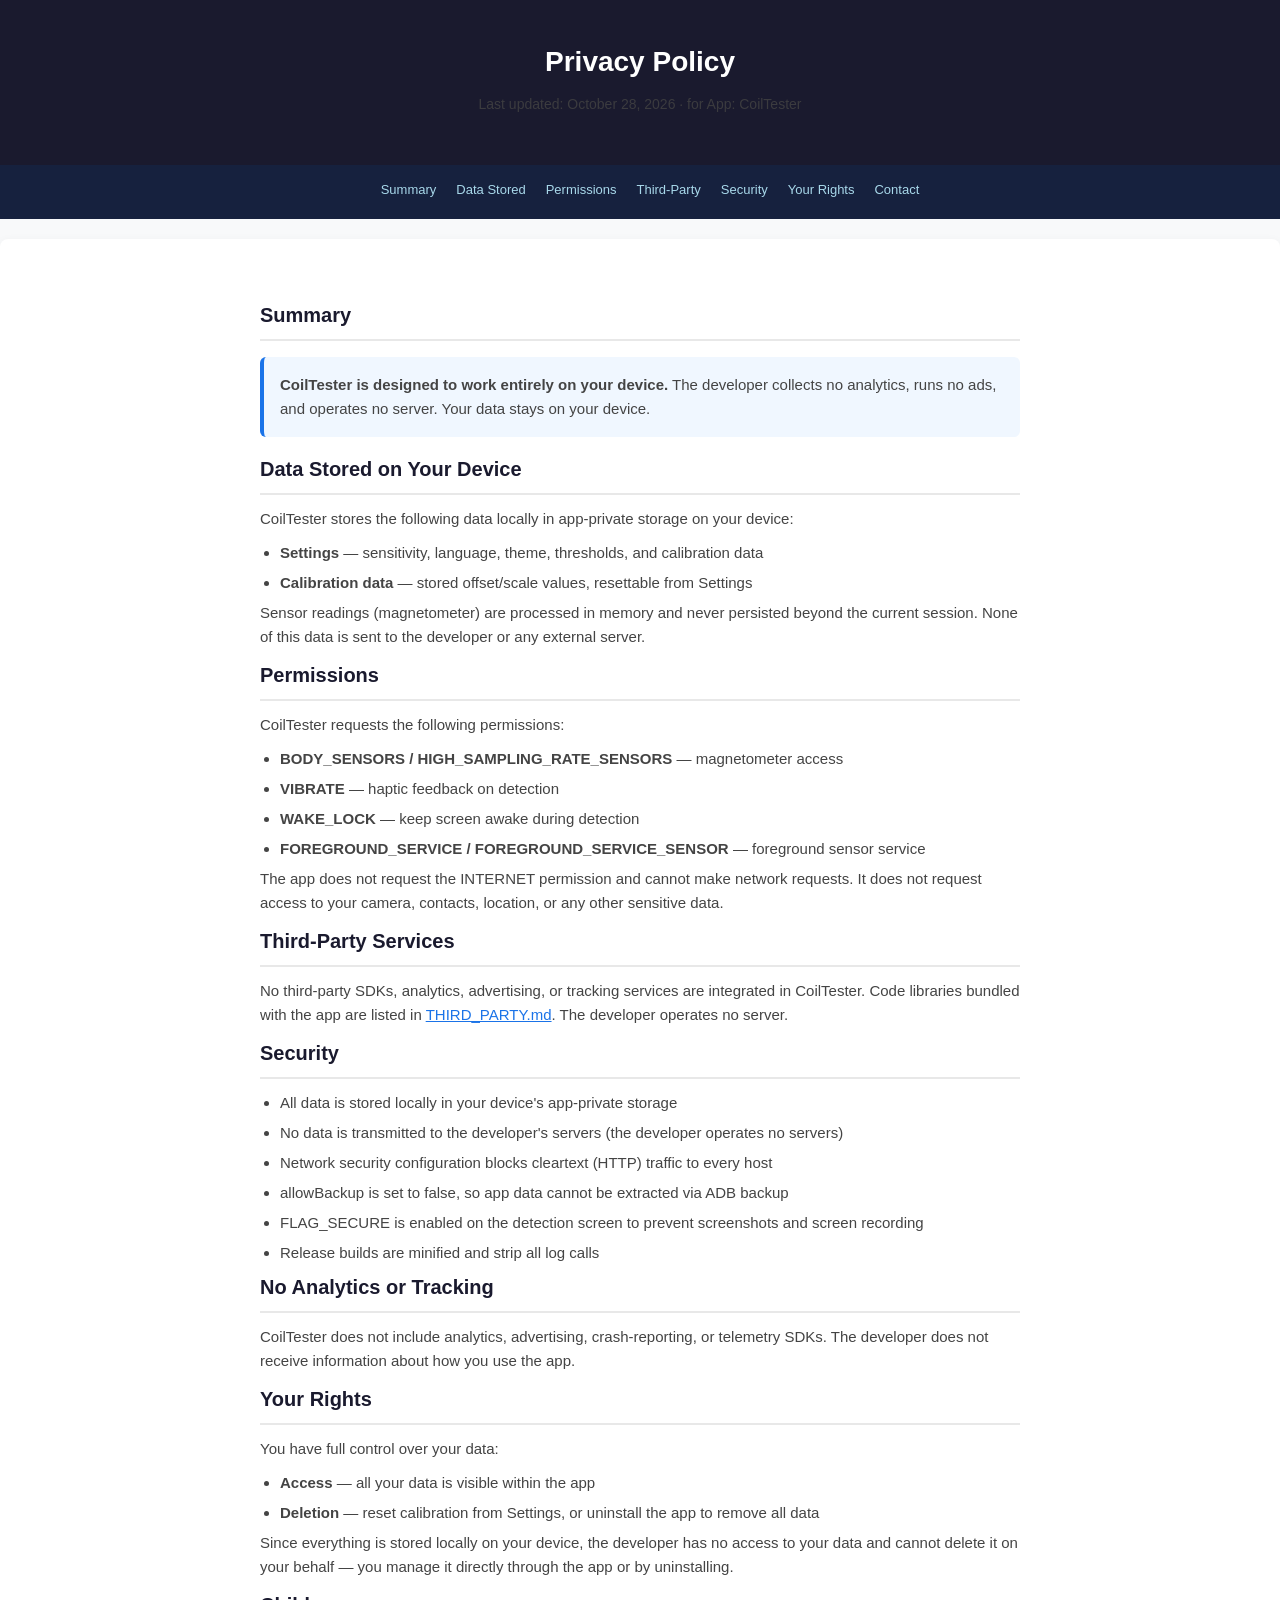
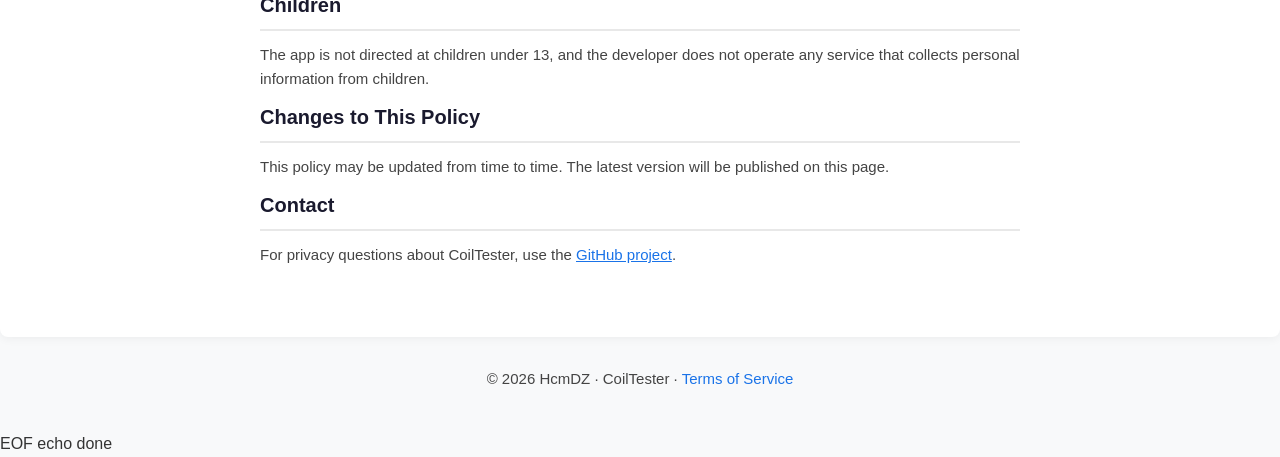
<file: coil-tester/privacy/index.html>
<!DOCTYPE html>
<html lang="en">
<head>
    <meta charset="UTF-8">
    <meta name="viewport" content="width=device-width, initial-scale=1.0">
    <title>Privacy Policy - CoilTester</title>
    <style>
        * { margin: 0; padding: 0; box-sizing: border-box; }
        body { font-family: -apple-system, BlinkMacSystemFont, 'Segoe UI', Roboto, sans-serif; line-height: 1.6; color: #333; background: #f8f9fa; }
        .container { max-width: 800px; margin: 0 auto; padding: 20px; }
        header { background: #1a1a2e; color: white; padding: 40px 20px; text-align: center; }
        header h1 { font-size: 28px; margin-bottom: 8px; }
        header p { opacity: 0.8; font-size: 14px; }
        nav { background: #16213e; padding: 12px 20px; }
        nav ul { list-style: none; display: flex; gap: 20px; flex-wrap: wrap; justify-content: center; }
        nav a { color: #a8d8ea; text-decoration: none; font-size: 13px; }
        nav a:hover { color: white; }
        main { background: white; padding: 40px 30px; border-radius: 8px; margin-top: 20px; box-shadow: 0 2px 10px rgba(0,0,0,0.05); }
        h2 { color: #1a1a2e; margin: 30px 0 12px; font-size: 20px; border-bottom: 2px solid #e8e8e8; padding-bottom: 8px; }
        h2:first-child { margin-top: 0; }
        p, li { font-size: 15px; color: #444; margin-bottom: 10px; }
        ul { padding-left: 20px; }
        li { margin-bottom: 6px; }
        .highlight { background: #f0f7ff; padding: 16px; border-radius: 6px; border-left: 4px solid #1a73e8; margin: 16px 0; }
        .highlight p { margin-bottom: 0; }
        footer { text-align: center; padding: 30px; color: #888; font-size: 13px; }
        footer a { color: #1a73e8; text-decoration: none; }
        a { color: #1a73e8; }
        @media (max-width: 600px) { main { padding: 20px 16px; } header { padding: 30px 16px; } }
    </style>
</head>
<body>
    <header>
        <h1>Privacy Policy</h1>
        <p>Last updated: October 28, 2026 &middot; for App: CoilTester</p>
    </header>
    <nav>
        <ul>
            <li><a href="#summary">Summary</a></li>
            <li><a href="#data-stored">Data Stored</a></li>
            <li><a href="#permissions">Permissions</a></li>
            <li><a href="#third-party">Third-Party</a></li>
            <li><a href="#security">Security</a></li>
            <li><a href="#rights">Your Rights</a></li>
            <li><a href="#contact">Contact</a></li>
        </ul>
    </nav>
    <main>
        <div class="container">
            <section id="summary">
                <h2>Summary</h2>
                <div class="highlight">
                    <p><strong>CoilTester is designed to work entirely on your device.</strong> The developer collects no analytics, runs no ads, and operates no server. Your data stays on your device.</p>
                </div>
            </section>

            <section id="data-stored">
                <h2>Data Stored on Your Device</h2>
                <p>CoilTester stores the following data locally in app-private storage on your device:</p>
                <ul>
                    <li><strong>Settings</strong> &mdash; sensitivity, language, theme, thresholds, and calibration data</li>
                    <li><strong>Calibration data</strong> &mdash; stored offset/scale values, resettable from Settings</li>
                </ul>
                <p>Sensor readings (magnetometer) are processed in memory and never persisted beyond the current session. None of this data is sent to the developer or any external server.</p>
            </section>

            <section id="permissions">
                <h2>Permissions</h2>
                <p>CoilTester requests the following permissions:</p>
                <ul>
                    <li><strong>BODY_SENSORS / HIGH_SAMPLING_RATE_SENSORS</strong> &mdash; magnetometer access</li>
                    <li><strong>VIBRATE</strong> &mdash; haptic feedback on detection</li>
                    <li><strong>WAKE_LOCK</strong> &mdash; keep screen awake during detection</li>
                    <li><strong>FOREGROUND_SERVICE / FOREGROUND_SERVICE_SENSOR</strong> &mdash; foreground sensor service</li>
                </ul>
                <p>The app does not request the INTERNET permission and cannot make network requests. It does not request access to your camera, contacts, location, or any other sensitive data.</p>
            </section>

            <section id="third-party">
                <h2>Third-Party Services</h2>
                <p>No third-party SDKs, analytics, advertising, or tracking services are integrated in CoilTester. Code libraries bundled with the app are listed in <a href="https://github.com/Hcmdz/Coil-Tester/blob/main/THIRD_PARTY.md" target="_blank">THIRD_PARTY.md</a>. The developer operates no server.</p>
            </section>

            <section id="security">
                <h2>Security</h2>
                <ul>
                    <li>All data is stored locally in your device's app-private storage</li>
                    <li>No data is transmitted to the developer's servers (the developer operates no servers)</li>
                    <li>Network security configuration blocks cleartext (HTTP) traffic to every host</li>
                    <li>allowBackup is set to false, so app data cannot be extracted via ADB backup</li>
                    <li>FLAG_SECURE is enabled on the detection screen to prevent screenshots and screen recording</li>
                    <li>Release builds are minified and strip all log calls</li>
                </ul>
            </section>

            <section>
                <h2>No Analytics or Tracking</h2>
                <p>CoilTester does not include analytics, advertising, crash-reporting, or telemetry SDKs. The developer does not receive information about how you use the app.</p>
            </section>

            <section id="rights">
                <h2>Your Rights</h2>
                <p>You have full control over your data:</p>
                <ul>
                    <li><strong>Access</strong> &mdash; all your data is visible within the app</li>
                    <li><strong>Deletion</strong> &mdash; reset calibration from Settings, or uninstall the app to remove all data</li>
                </ul>
                <p>Since everything is stored locally on your device, the developer has no access to your data and cannot delete it on your behalf &mdash; you manage it directly through the app or by uninstalling.</p>
            </section>

            <section>
                <h2>Children</h2>
                <p>The app is not directed at children under 13, and the developer does not operate any service that collects personal information from children.</p>
            </section>

            <section>
                <h2>Changes to This Policy</h2>
                <p>This policy may be updated from time to time. The latest version will be published on this page.</p>
            </section>

            <section id="contact">
                <h2>Contact</h2>
                <p>For privacy questions about CoilTester, use the <a href="https://github.com/Hcmdz/Coil-Tester/issues" target="_blank">GitHub project</a>.</p>
            </section>
        </div>
    </main>
    <footer>
        <p>&copy; 2026 HcmDZ &middot; CoilTester &middot; <a href="../terms/">Terms of Service</a></p>
    </footer>
</body>
</html>
EOF
echo done
</file>
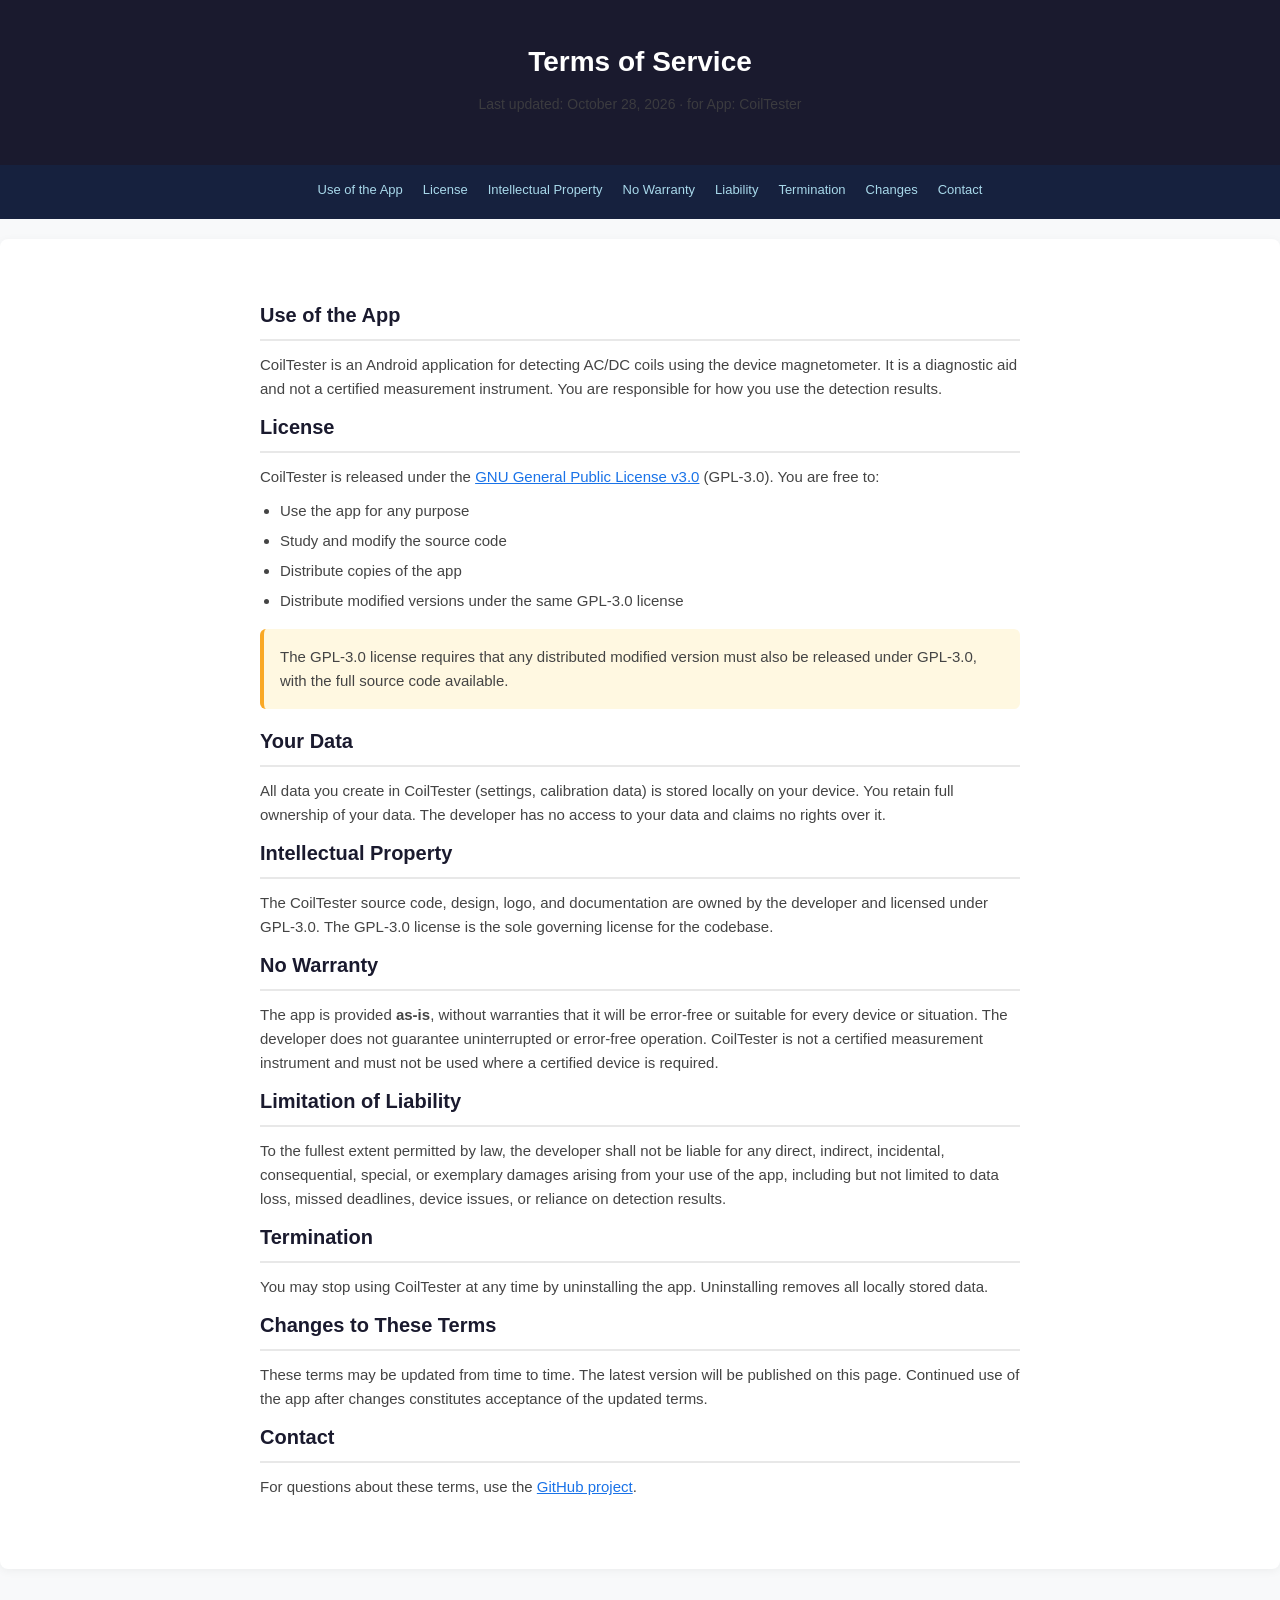
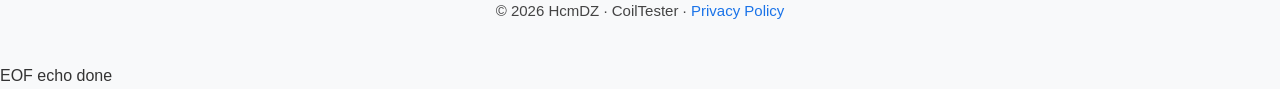
<file: coil-tester/terms/index.html>
<!DOCTYPE html>
<html lang="en">
<head>
    <meta charset="UTF-8">
    <meta name="viewport" content="width=device-width, initial-scale=1.0">
    <title>Terms of Service - CoilTester</title>
    <style>
        * { margin: 0; padding: 0; box-sizing: border-box; }
        body { font-family: -apple-system, BlinkMacSystemFont, 'Segoe UI', Roboto, sans-serif; line-height: 1.6; color: #333; background: #f8f9fa; }
        .container { max-width: 800px; margin: 0 auto; padding: 20px; }
        header { background: #1a1a2e; color: white; padding: 40px 20px; text-align: center; }
        header h1 { font-size: 28px; margin-bottom: 8px; }
        header p { opacity: 0.8; font-size: 14px; }
        nav { background: #16213e; padding: 12px 20px; }
        nav ul { list-style: none; display: flex; gap: 20px; flex-wrap: wrap; justify-content: center; }
        nav a { color: #a8d8ea; text-decoration: none; font-size: 13px; }
        nav a:hover { color: white; }
        main { background: white; padding: 40px 30px; border-radius: 8px; margin-top: 20px; box-shadow: 0 2px 10px rgba(0,0,0,0.05); }
        h2 { color: #1a1a2e; margin: 30px 0 12px; font-size: 20px; border-bottom: 2px solid #e8e8e8; padding-bottom: 8px; }
        h2:first-child { margin-top: 0; }
        p, li { font-size: 15px; color: #444; margin-bottom: 10px; }
        ul { padding-left: 20px; }
        li { margin-bottom: 6px; }
        .highlight { background: #fff8e1; padding: 16px; border-radius: 6px; border-left: 4px solid #f9a825; margin: 16px 0; }
        .highlight p { margin-bottom: 0; }
        footer { text-align: center; padding: 30px; color: #888; font-size: 13px; }
        footer a { color: #1a73e8; text-decoration: none; }
        a { color: #1a73e8; }
        @media (max-width: 600px) { main { padding: 20px 16px; } header { padding: 30px 16px; } }
    </style>
</head>
<body>
    <header>
        <h1>Terms of Service</h1>
        <p>Last updated: October 28, 2026 &middot; for App: CoilTester</p>
    </header>
    <nav>
        <ul>
            <li><a href="#use">Use of the App</a></li>
            <li><a href="#license">License</a></li>
            <li><a href="#ip">Intellectual Property</a></li>
            <li><a href="#warranty">No Warranty</a></li>
            <li><a href="#liability">Liability</a></li>
            <li><a href="#termination">Termination</a></li>
            <li><a href="#changes">Changes</a></li>
            <li><a href="#contact">Contact</a></li>
        </ul>
    </nav>
    <main>
        <div class="container">
            <section id="use">
                <h2>Use of the App</h2>
                <p>CoilTester is an Android application for detecting AC/DC coils using the device magnetometer. It is a diagnostic aid and not a certified measurement instrument. You are responsible for how you use the detection results.</p>
            </section>

            <section id="license">
                <h2>License</h2>
                <p>CoilTester is released under the <a href="https://www.gnu.org/licenses/gpl-3.0.html" target="_blank">GNU General Public License v3.0</a> (GPL-3.0). You are free to:</p>
                <ul>
                    <li>Use the app for any purpose</li>
                    <li>Study and modify the source code</li>
                    <li>Distribute copies of the app</li>
                    <li>Distribute modified versions under the same GPL-3.0 license</li>
                </ul>
                <div class="highlight">
                    <p>The GPL-3.0 license requires that any distributed modified version must also be released under GPL-3.0, with the full source code available.</p>
                </div>
            </section>

            <section id="user-content">
                <h2>Your Data</h2>
                <p>All data you create in CoilTester (settings, calibration data) is stored locally on your device. You retain full ownership of your data. The developer has no access to your data and claims no rights over it.</p>
            </section>

            <section id="ip">
                <h2>Intellectual Property</h2>
                <p>The CoilTester source code, design, logo, and documentation are owned by the developer and licensed under GPL-3.0. The GPL-3.0 license is the sole governing license for the codebase.</p>
            </section>

            <section id="warranty">
                <h2>No Warranty</h2>
                <p>The app is provided <strong>as-is</strong>, without warranties that it will be error-free or suitable for every device or situation. The developer does not guarantee uninterrupted or error-free operation. CoilTester is not a certified measurement instrument and must not be used where a certified device is required.</p>
            </section>

            <section id="liability">
                <h2>Limitation of Liability</h2>
                <p>To the fullest extent permitted by law, the developer shall not be liable for any direct, indirect, incidental, consequential, special, or exemplary damages arising from your use of the app, including but not limited to data loss, missed deadlines, device issues, or reliance on detection results.</p>
            </section>

            <section id="termination">
                <h2>Termination</h2>
                <p>You may stop using CoilTester at any time by uninstalling the app. Uninstalling removes all locally stored data.</p>
            </section>

            <section id="changes">
                <h2>Changes to These Terms</h2>
                <p>These terms may be updated from time to time. The latest version will be published on this page. Continued use of the app after changes constitutes acceptance of the updated terms.</p>
            </section>

            <section id="contact">
                <h2>Contact</h2>
                <p>For questions about these terms, use the <a href="https://github.com/Hcmdz/Coil-Tester/issues" target="_blank">GitHub project</a>.</p>
            </section>
        </div>
    </main>
    <footer>
        <p>&copy; 2026 HcmDZ &middot; CoilTester &middot; <a href="../privacy/">Privacy Policy</a></p>
    </footer>
</body>
</html>
EOF
echo done
</file>
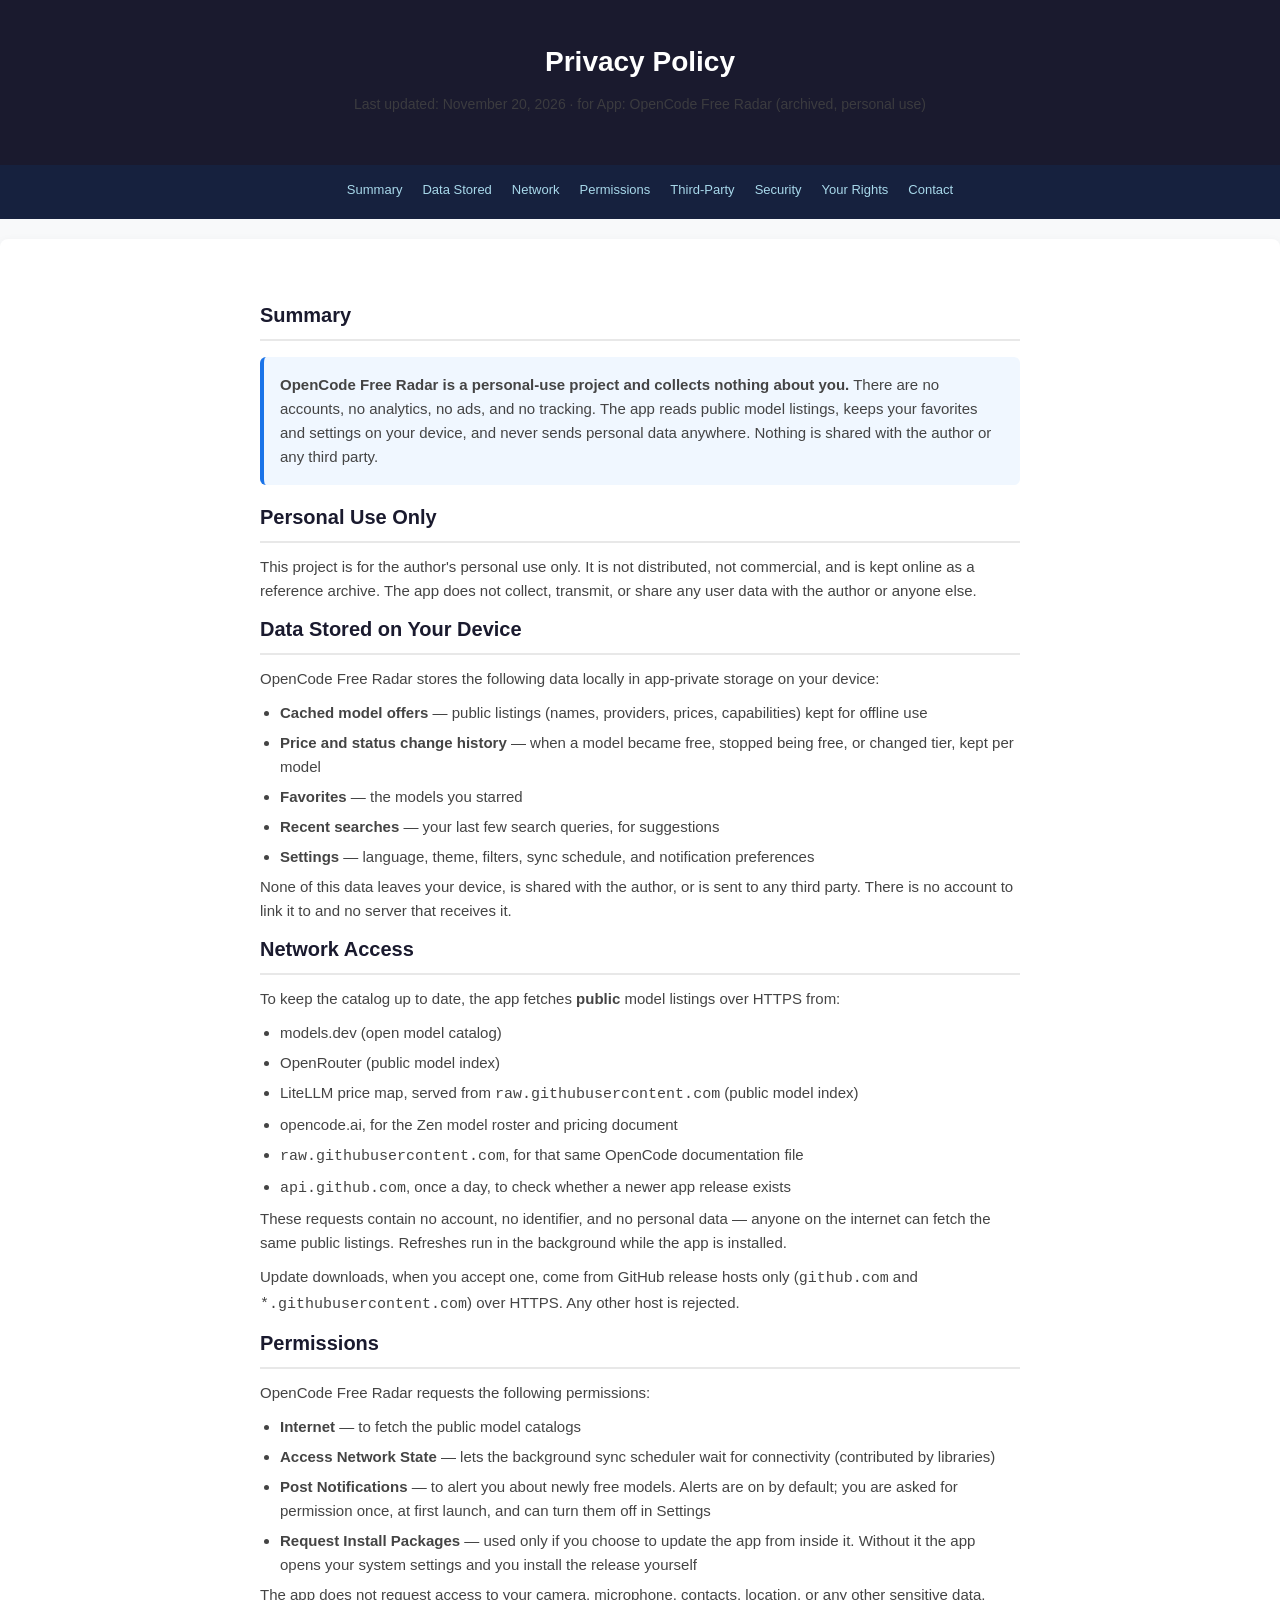
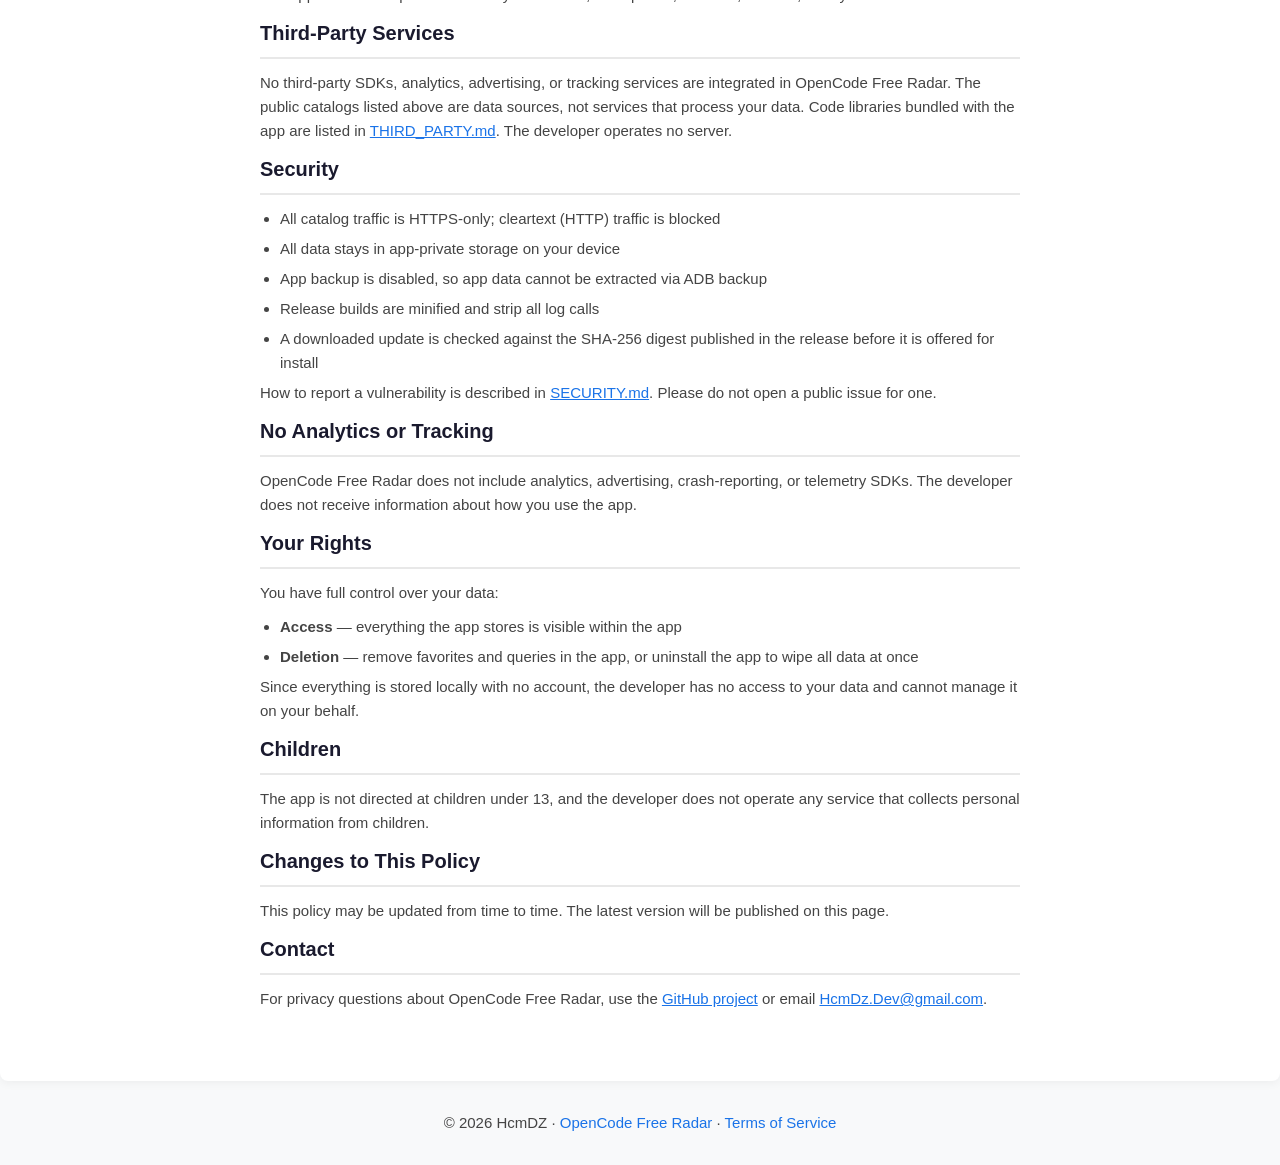
<file: opencode-free-radar/privacy/index.html>
<!DOCTYPE html>
<html lang="en">
<head>
    <meta charset="UTF-8">
    <meta name="viewport" content="width=device-width, initial-scale=1.0">
    <title>Privacy Policy - OpenCode Free Radar</title>
    <style>
        * { margin: 0; padding: 0; box-sizing: border-box; }
        body { font-family: -apple-system, BlinkMacSystemFont, 'Segoe UI', Roboto, sans-serif; line-height: 1.6; color: #333; background: #f8f9fa; }
        .container { max-width: 800px; margin: 0 auto; padding: 20px; }
        header { background: #1a1a2e; color: white; padding: 40px 20px; text-align: center; }
        header h1 { font-size: 28px; margin-bottom: 8px; }
        header p { opacity: 0.8; font-size: 14px; }
        nav { background: #16213e; padding: 12px 20px; }
        nav ul { list-style: none; display: flex; gap: 20px; flex-wrap: wrap; justify-content: center; }
        nav a { color: #a8d8ea; text-decoration: none; font-size: 13px; }
        nav a:hover { color: white; }
        main { background: white; padding: 40px 30px; border-radius: 8px; margin-top: 20px; box-shadow: 0 2px 10px rgba(0,0,0,0.05); }
        h2 { color: #1a1a2e; margin: 30px 0 12px; font-size: 20px; border-bottom: 2px solid #e8e8e8; padding-bottom: 8px; }
        h2:first-child { margin-top: 0; }
        p, li { font-size: 15px; color: #444; margin-bottom: 10px; }
        ul { padding-left: 20px; }
        li { margin-bottom: 6px; }
        .highlight { background: #f0f7ff; padding: 16px; border-radius: 6px; border-left: 4px solid #1a73e8; margin: 16px 0; }
        .highlight p { margin-bottom: 0; }
        footer { text-align: center; padding: 30px; color: #888; font-size: 13px; }
        footer a { color: #1a73e8; text-decoration: none; }
        a { color: #1a73e8; }
        @media (max-width: 600px) { main { padding: 20px 16px; } header { padding: 30px 16px; } }
    </style>
</head>
<body>
    <header>
        <h1>Privacy Policy</h1>
        <p>Last updated: November 20, 2026 &middot; for App: OpenCode Free Radar (archived, personal use)</p>
    </header>
    <nav>
        <ul>
            <li><a href="#summary">Summary</a></li>
            <li><a href="#data-stored">Data Stored</a></li>
            <li><a href="#network">Network</a></li>
            <li><a href="#permissions">Permissions</a></li>
            <li><a href="#third-party">Third-Party</a></li>
            <li><a href="#security">Security</a></li>
            <li><a href="#rights">Your Rights</a></li>
            <li><a href="#contact">Contact</a></li>
        </ul>
    </nav>
    <main>
        <div class="container">
            <section id="summary">
                <h2>Summary</h2>
                <div class="highlight">
                    <p><strong>OpenCode Free Radar is a personal-use project and collects nothing about you.</strong> There are no accounts, no analytics, no ads, and no tracking. The app reads public model listings, keeps your favorites and settings on your device, and never sends personal data anywhere. Nothing is shared with the author or any third party.</p>
                </div>
            </section>

            <section id="personal-use">
                <h2>Personal Use Only</h2>
                <p>This project is for the author's personal use only. It is not distributed, not commercial, and is kept online as a reference archive. The app does not collect, transmit, or share any user data with the author or anyone else.</p>
            </section>

            <section id="data-stored">
                <h2>Data Stored on Your Device</h2>
                <p>OpenCode Free Radar stores the following data locally in app-private storage on your device:</p>
                <ul>
                    <li><strong>Cached model offers</strong> &mdash; public listings (names, providers, prices, capabilities) kept for offline use</li>
                    <li><strong>Price and status change history</strong> &mdash; when a model became free, stopped being free, or changed tier, kept per model</li>
                    <li><strong>Favorites</strong> &mdash; the models you starred</li>
                    <li><strong>Recent searches</strong> &mdash; your last few search queries, for suggestions</li>
                    <li><strong>Settings</strong> &mdash; language, theme, filters, sync schedule, and notification preferences</li>
                </ul>
                <p>None of this data leaves your device, is shared with the author, or is sent to any third party. There is no account to link it to and no server that receives it.</p>
            </section>

            <section id="network">
                <h2>Network Access</h2>
                <p>To keep the catalog up to date, the app fetches <strong>public</strong> model listings over HTTPS from:</p>
                <ul>
                    <li>models.dev (open model catalog)</li>
                    <li>OpenRouter (public model index)</li>
                    <li>LiteLLM price map, served from <code>raw.githubusercontent.com</code> (public model index)</li>
                    <li>opencode.ai, for the Zen model roster and pricing document</li>
                    <li><code>raw.githubusercontent.com</code>, for that same OpenCode documentation file</li>
                    <li><code>api.github.com</code>, once a day, to check whether a newer app release exists</li>
                </ul>
                <p>These requests contain no account, no identifier, and no personal data &mdash; anyone on the internet can fetch the same public listings. Refreshes run in the background while the app is installed.</p>
                <p>Update downloads, when you accept one, come from GitHub release hosts only (<code>github.com</code> and <code>*.githubusercontent.com</code>) over HTTPS. Any other host is rejected.</p>
            </section>

            <section id="permissions">
                <h2>Permissions</h2>
                <p>OpenCode Free Radar requests the following permissions:</p>
                <ul>
                    <li><strong>Internet</strong> &mdash; to fetch the public model catalogs</li>
                    <li><strong>Access Network State</strong> &mdash; lets the background sync scheduler wait for connectivity (contributed by libraries)</li>
                    <li><strong>Post Notifications</strong> &mdash; to alert you about newly free models. Alerts are on by default; you are asked for permission once, at first launch, and can turn them off in Settings</li>
                    <li><strong>Request Install Packages</strong> &mdash; used only if you choose to update the app from inside it. Without it the app opens your system settings and you install the release yourself</li>
                </ul>
                <p>The app does not request access to your camera, microphone, contacts, location, or any other sensitive data.</p>
            </section>

            <section id="third-party">
                <h2>Third-Party Services</h2>
                <p>No third-party SDKs, analytics, advertising, or tracking services are integrated in OpenCode Free Radar. The public catalogs listed above are data sources, not services that process your data. Code libraries bundled with the app are listed in <a href="https://github.com/Hcmdz/OpenCode-Free-Radar/blob/main/THIRD_PARTY.md" target="_blank">THIRD_PARTY.md</a>. The developer operates no server.</p>
            </section>

            <section id="security">
                <h2>Security</h2>
                <ul>
                    <li>All catalog traffic is HTTPS-only; cleartext (HTTP) traffic is blocked</li>
                    <li>All data stays in app-private storage on your device</li>
                    <li>App backup is disabled, so app data cannot be extracted via ADB backup</li>
                    <li>Release builds are minified and strip all log calls</li>
                    <li>A downloaded update is checked against the SHA-256 digest published in the release before it is offered for install</li>
                </ul>
                <p>How to report a vulnerability is described in <a href="https://github.com/Hcmdz/OpenCode-Free-Radar/blob/main/SECURITY.md" target="_blank" rel="noopener">SECURITY.md</a>. Please do not open a public issue for one.</p>
            </section>

            <section>
                <h2>No Analytics or Tracking</h2>
                <p>OpenCode Free Radar does not include analytics, advertising, crash-reporting, or telemetry SDKs. The developer does not receive information about how you use the app.</p>
            </section>

            <section id="rights">
                <h2>Your Rights</h2>
                <p>You have full control over your data:</p>
                <ul>
                    <li><strong>Access</strong> &mdash; everything the app stores is visible within the app</li>
                    <li><strong>Deletion</strong> &mdash; remove favorites and queries in the app, or uninstall the app to wipe all data at once</li>
                </ul>
                <p>Since everything is stored locally with no account, the developer has no access to your data and cannot manage it on your behalf.</p>
            </section>

            <section>
                <h2>Children</h2>
                <p>The app is not directed at children under 13, and the developer does not operate any service that collects personal information from children.</p>
            </section>

            <section>
                <h2>Changes to This Policy</h2>
                <p>This policy may be updated from time to time. The latest version will be published on this page.</p>
            </section>

            <section id="contact">
                <h2>Contact</h2>
                <p>For privacy questions about OpenCode Free Radar, use the <a href="https://github.com/Hcmdz/OpenCode-Free-Radar/issues" target="_blank">GitHub project</a> or email <a href="mailto:HcmDz.Dev@gmail.com">HcmDz.Dev@gmail.com</a>.</p>
            </section>
        </div>
    </main>
    <footer>
        <p>&copy; 2026 HcmDZ &middot; <a href="https://github.com/Hcmdz/OpenCode-Free-Radar" target="_blank">OpenCode Free Radar</a> &middot; <a href="../terms/">Terms of Service</a></p>
    </footer>
</body>
</html>
</file>
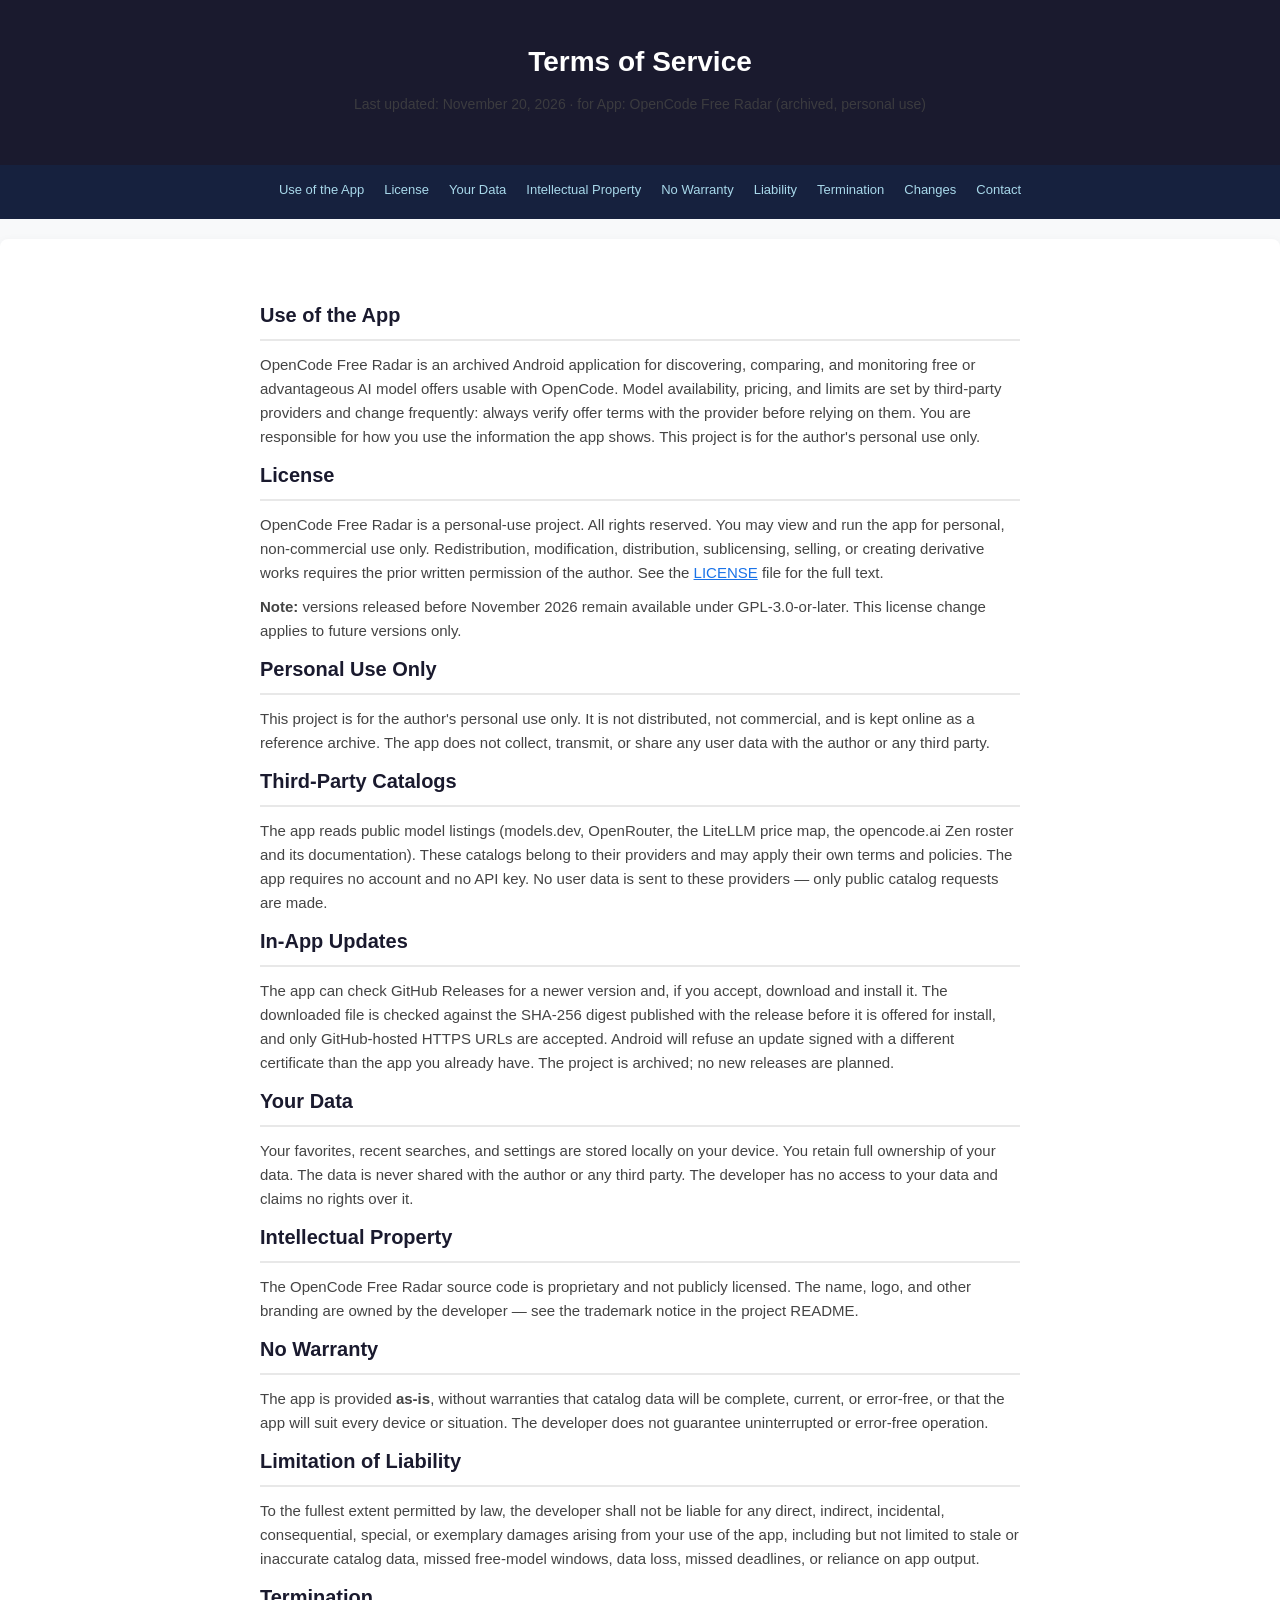
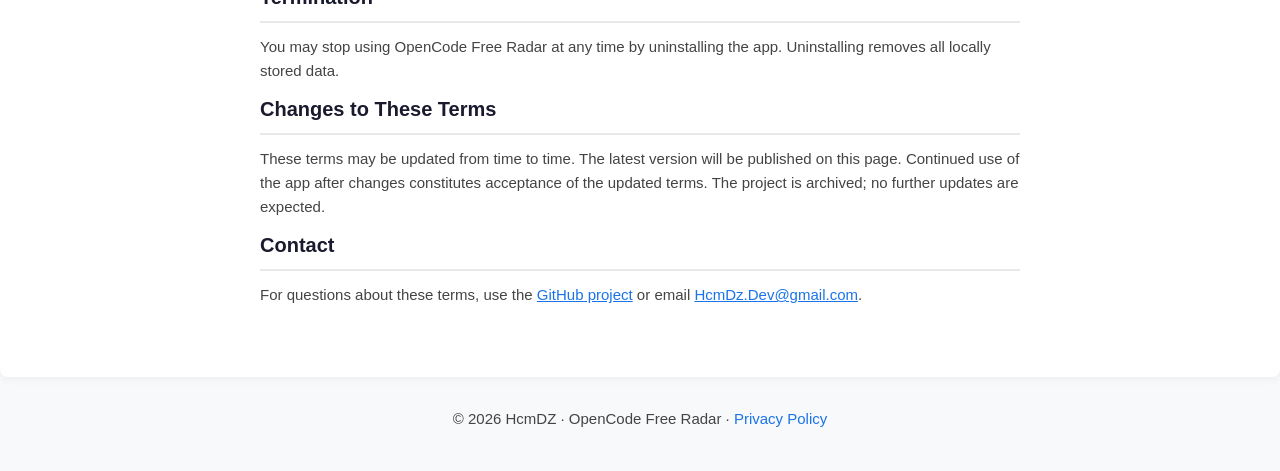
<file: opencode-free-radar/terms/index.html>
<!DOCTYPE html>
<html lang="en">
<head>
    <meta charset="UTF-8">
    <meta name="viewport" content="width=device-width, initial-scale=1.0">
    <title>Terms of Service - OpenCode Free Radar</title>
    <style>
        * { margin: 0; padding: 0; box-sizing: border-box; }
        body { font-family: -apple-system, BlinkMacSystemFont, 'Segoe UI', Roboto, sans-serif; line-height: 1.6; color: #333; background: #f8f9fa; }
        .container { max-width: 800px; margin: 0 auto; padding: 20px; }
        header { background: #1a1a2e; color: white; padding: 40px 20px; text-align: center; }
        header h1 { font-size: 28px; margin-bottom: 8px; }
        header p { opacity: 0.8; font-size: 14px; }
        nav { background: #16213e; padding: 12px 20px; }
        nav ul { list-style: none; display: flex; gap: 20px; flex-wrap: wrap; justify-content: center; }
        nav a { color: #a8d8ea; text-decoration: none; font-size: 13px; }
        nav a:hover { color: white; }
        main { background: white; padding: 40px 30px; border-radius: 8px; margin-top: 20px; box-shadow: 0 2px 10px rgba(0,0,0,0.05); }
        h2 { color: #1a1a2e; margin: 30px 0 12px; font-size: 20px; border-bottom: 2px solid #e8e8e8; padding-bottom: 8px; }
        h2:first-child { margin-top: 0; }
        p, li { font-size: 15px; color: #444; margin-bottom: 10px; }
        ul { padding-left: 20px; }
        li { margin-bottom: 6px; }
        .highlight { background: #f0f7ff; padding: 16px; border-radius: 6px; border-left: 4px solid #1a73e8; margin: 16px 0; }
        .highlight p { margin-bottom: 0; }
        footer { text-align: center; padding: 30px; color: #888; font-size: 13px; }
        footer a { color: #1a73e8; text-decoration: none; }
        a { color: #1a73e8; }
        @media (max-width: 600px) { main { padding: 20px 16px; } header { padding: 30px 16px; } }
    </style>
</head>
<body>
    <header>
        <h1>Terms of Service</h1>
        <p>Last updated: November 20, 2026 &middot; for App: OpenCode Free Radar (archived, personal use)</p>
    </header>
    <nav>
        <ul>
            <li><a href="#use">Use of the App</a></li>
            <li><a href="#license">License</a></li>
            <li><a href="#data">Your Data</a></li>
            <li><a href="#ip">Intellectual Property</a></li>
            <li><a href="#warranty">No Warranty</a></li>
            <li><a href="#liability">Liability</a></li>
            <li><a href="#termination">Termination</a></li>
            <li><a href="#changes">Changes</a></li>
            <li><a href="#contact">Contact</a></li>
        </ul>
    </nav>
    <main>
        <div class="container">
            <section id="use">
                <h2>Use of the App</h2>
                <p>OpenCode Free Radar is an archived Android application for discovering, comparing, and monitoring free or advantageous AI model offers usable with OpenCode. Model availability, pricing, and limits are set by third-party providers and change frequently: always verify offer terms with the provider before relying on them. You are responsible for how you use the information the app shows. This project is for the author's personal use only.</p>
            </section>

            <section id="license">
                <h2>License</h2>
                <p>OpenCode Free Radar is a personal-use project. All rights reserved. You may view and run the app for personal, non-commercial use only. Redistribution, modification, distribution, sublicensing, selling, or creating derivative works requires the prior written permission of the author. See the <a href="https://github.com/Hcmdz/OpenCode-Free-Radar/blob/main/LICENSE" target="_blank" rel="noopener">LICENSE</a> file for the full text.</p>
                <p><strong>Note:</strong> versions released before November 2026 remain available under GPL-3.0-or-later. This license change applies to future versions only.</p>
            </section>

            <section id="personal-use">
                <h2>Personal Use Only</h2>
                <p>This project is for the author's personal use only. It is not distributed, not commercial, and is kept online as a reference archive. The app does not collect, transmit, or share any user data with the author or any third party.</p>
            </section>

            <section>
                <h2>Third-Party Catalogs</h2>
                <p>The app reads public model listings (models.dev, OpenRouter, the LiteLLM price map, the opencode.ai Zen roster and its documentation). These catalogs belong to their providers and may apply their own terms and policies. The app requires no account and no API key. No user data is sent to these providers &mdash; only public catalog requests are made.</p>
            </section>

            <section>
                <h2>In-App Updates</h2>
                <p>The app can check GitHub Releases for a newer version and, if you accept, download and install it. The downloaded file is checked against the SHA-256 digest published with the release before it is offered for install, and only GitHub-hosted HTTPS URLs are accepted. Android will refuse an update signed with a different certificate than the app you already have. The project is archived; no new releases are planned.</p>
            </section>

            <section id="data">
                <h2>Your Data</h2>
                <p>Your favorites, recent searches, and settings are stored locally on your device. You retain full ownership of your data. The data is never shared with the author or any third party. The developer has no access to your data and claims no rights over it.</p>
            </section>

            <section id="ip">
                <h2>Intellectual Property</h2>
                <p>The OpenCode Free Radar source code is proprietary and not publicly licensed. The name, logo, and other branding are owned by the developer &mdash; see the trademark notice in the project README.</p>
            </section>

            <section id="warranty">
                <h2>No Warranty</h2>
                <p>The app is provided <strong>as-is</strong>, without warranties that catalog data will be complete, current, or error-free, or that the app will suit every device or situation. The developer does not guarantee uninterrupted or error-free operation.</p>
            </section>

            <section id="liability">
                <h2>Limitation of Liability</h2>
                <p>To the fullest extent permitted by law, the developer shall not be liable for any direct, indirect, incidental, consequential, special, or exemplary damages arising from your use of the app, including but not limited to stale or inaccurate catalog data, missed free-model windows, data loss, missed deadlines, or reliance on app output.</p>
            </section>

            <section id="termination">
                <h2>Termination</h2>
                <p>You may stop using OpenCode Free Radar at any time by uninstalling the app. Uninstalling removes all locally stored data.</p>
            </section>

            <section id="changes">
                <h2>Changes to These Terms</h2>
                <p>These terms may be updated from time to time. The latest version will be published on this page. Continued use of the app after changes constitutes acceptance of the updated terms. The project is archived; no further updates are expected.</p>
            </section>

            <section id="contact">
                <h2>Contact</h2>
                <p>For questions about these terms, use the <a href="https://github.com/Hcmdz/OpenCode-Free-Radar/issues" target="_blank">GitHub project</a> or email <a href="mailto:HcmDz.Dev@gmail.com">HcmDz.Dev@gmail.com</a>.</p>
            </section>
        </div>
    </main>
    <footer>
        <p>&copy; 2026 HcmDZ &middot; OpenCode Free Radar &middot; <a href="../privacy/">Privacy Policy</a></p>
    </footer>
</body>
</html>
</file>
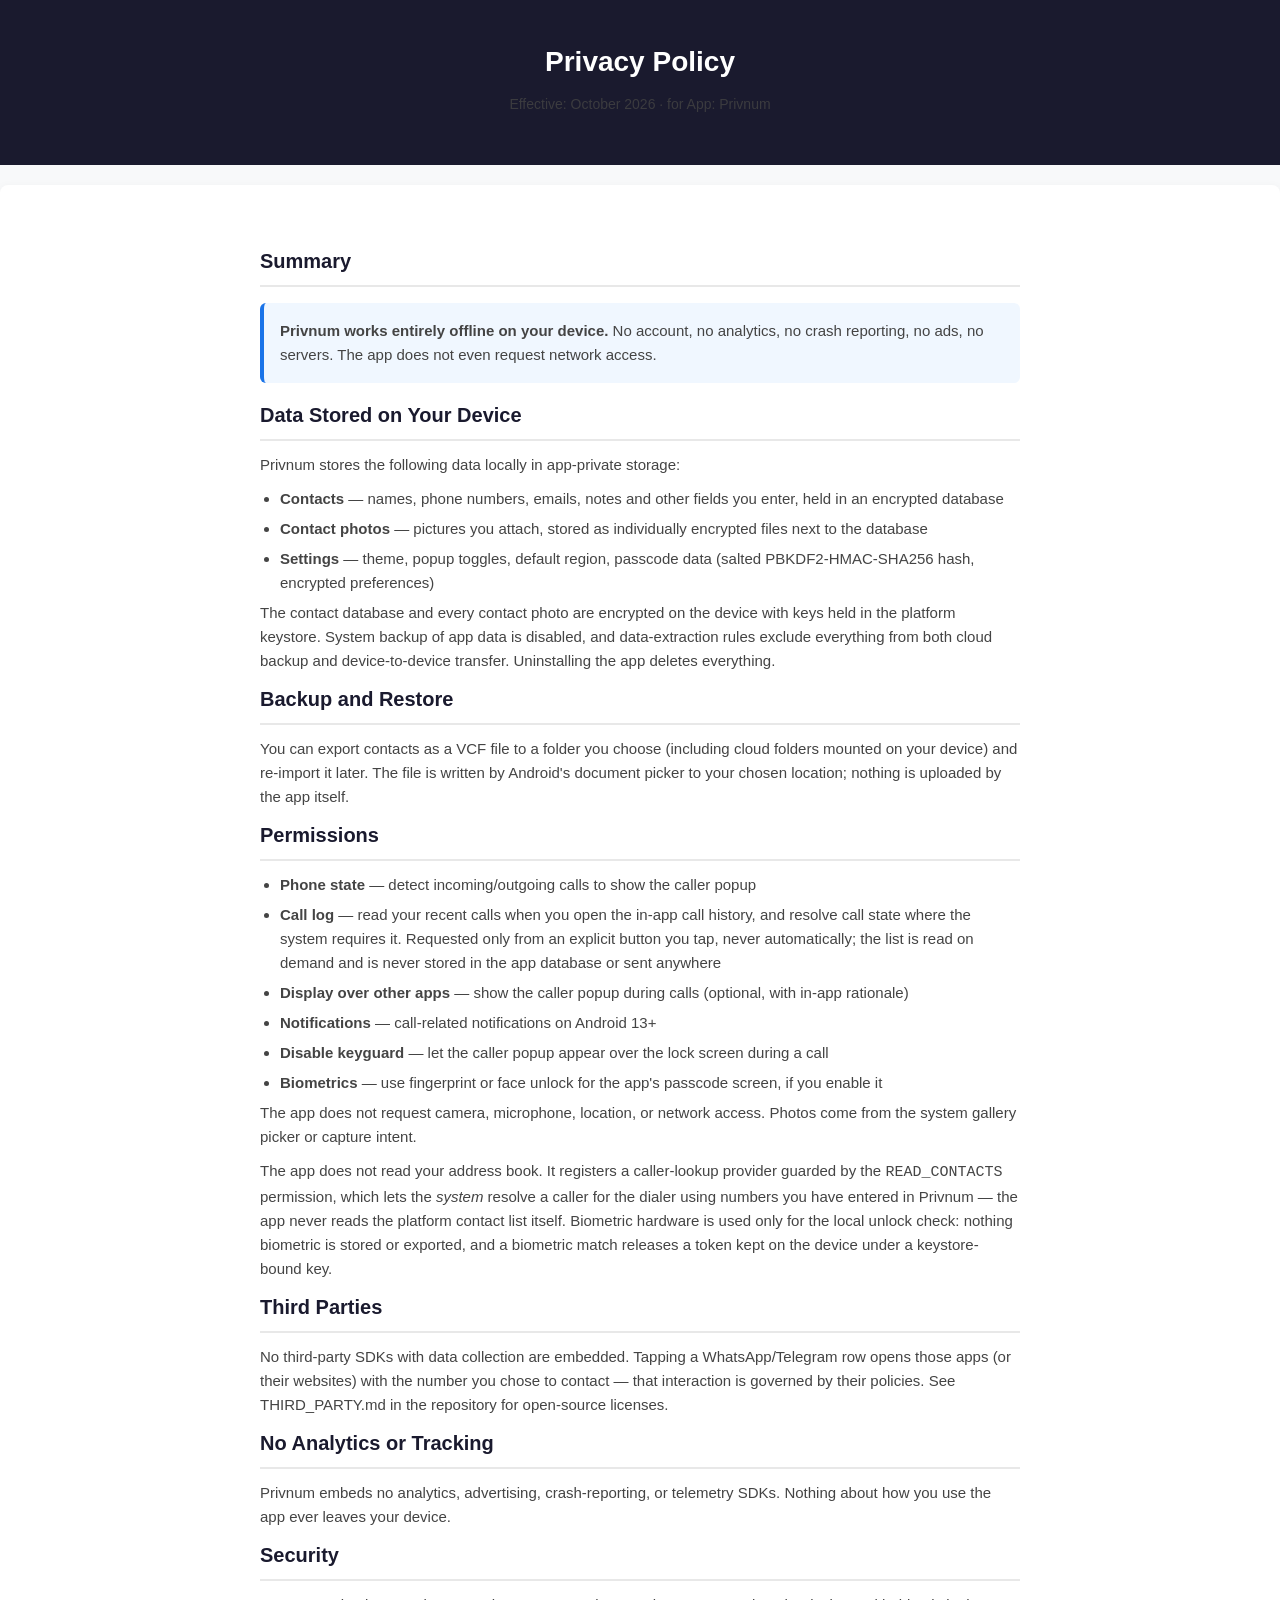
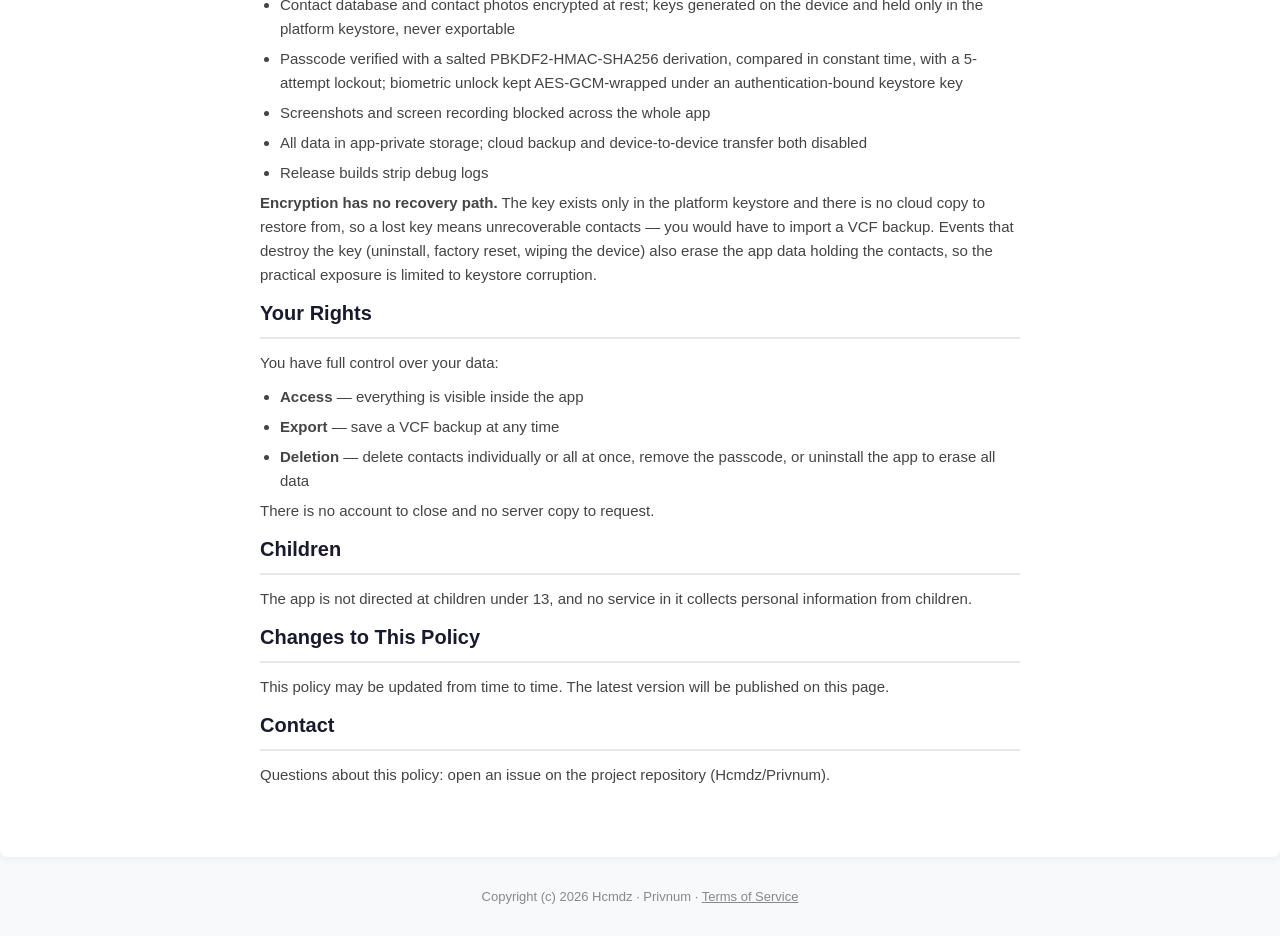
<file: Privnum/privacy/index.html>
<!DOCTYPE html>
<html lang="en">
<head>
    <meta charset="UTF-8">
    <meta name="viewport" content="width=device-width, initial-scale=1.0">
    <meta name="theme-color" media="(prefers-color-scheme: light)" content="#f8f9fa">
    <meta name="theme-color" media="(prefers-color-scheme: dark)" content="#1a1a2e">
    <meta http-equiv="Content-Security-Policy" content="default-src 'none'; style-src 'unsafe-inline'; img-src 'self'">
    <title>Privacy Policy - Privnum</title>
    <style>
        * { margin: 0; padding: 0; box-sizing: border-box; }
        body { font-family: -apple-system, BlinkMacSystemFont, 'Segoe UI', Roboto, sans-serif; line-height: 1.6; color: #333; background: #f8f9fa; }
        .container { max-width: 800px; margin: 0 auto; padding: 20px; }
        header { background: #1a1a2e; color: white; padding: 40px 20px; text-align: center; }
        header h1 { font-size: 28px; margin-bottom: 8px; }
        header p { opacity: 0.8; font-size: 14px; }
        main { background: white; padding: 40px 30px; border-radius: 8px; margin-top: 20px; box-shadow: 0 2px 10px rgba(0,0,0,0.05); }
        h2 { color: #1a1a2e; margin: 30px 0 12px; font-size: 20px; border-bottom: 2px solid #e8e8e8; padding-bottom: 8px; }
        h2:first-child { margin-top: 0; }
        p, li { font-size: 15px; color: #444; margin-bottom: 10px; }
        ul { padding-left: 20px; }
        li { margin-bottom: 6px; }
        .highlight { background: #f0f7ff; padding: 16px; border-radius: 6px; border-left: 4px solid #1a73e8; margin: 16px 0; }
        .highlight p { margin-bottom: 0; }
        footer { text-align: center; padding: 30px; color: #888; font-size: 13px; }
        @media (max-width: 600px) { main { padding: 20px 16px; } header { padding: 30px 16px; } }
    </style>
</head>
<body>
    <header>
        <h1>Privacy Policy</h1>
        <p>Effective: October 2026 &middot; for App: Privnum</p>
    </header>
    <main>
        <div class="container">
            <section>
                <h2>Summary</h2>
                <div class="highlight">
                    <p><strong>Privnum works entirely offline on your device.</strong> No account, no analytics, no crash reporting, no ads, no servers. The app does not even request network access.</p>
                </div>
            </section>
            <section>
                <h2>Data Stored on Your Device</h2>
                <p>Privnum stores the following data locally in app-private storage:</p>
                <ul>
                    <li><strong>Contacts</strong> &mdash; names, phone numbers, emails, notes and other fields you enter, held in an encrypted database</li>
                    <li><strong>Contact photos</strong> &mdash; pictures you attach, stored as individually encrypted files next to the database</li>
                    <li><strong>Settings</strong> &mdash; theme, popup toggles, default region, passcode data (salted PBKDF2-HMAC-SHA256 hash, encrypted preferences)</li>
                </ul>
                <p>The contact database and every contact photo are encrypted on the device with keys held in the platform keystore. System backup of app data is disabled, and data-extraction rules exclude everything from both cloud backup and device-to-device transfer. Uninstalling the app deletes everything.</p>
            </section>
            <section>
                <h2>Backup and Restore</h2>
                <p>You can export contacts as a VCF file to a folder you choose (including cloud folders mounted on your device) and re-import it later. The file is written by Android's document picker to your chosen location; nothing is uploaded by the app itself.</p>
            </section>
            <section>
                <h2>Permissions</h2>
                <ul>
                    <li><strong>Phone state</strong> &mdash; detect incoming/outgoing calls to show the caller popup</li>
                    <li><strong>Call log</strong> &mdash; read your recent calls when you open the in-app call history, and resolve call state where the system requires it. Requested only from an explicit button you tap, never automatically; the list is read on demand and is never stored in the app database or sent anywhere</li>
                    <li><strong>Display over other apps</strong> &mdash; show the caller popup during calls (optional, with in-app rationale)</li>
                    <li><strong>Notifications</strong> &mdash; call-related notifications on Android 13+</li>
                    <li><strong>Disable keyguard</strong> &mdash; let the caller popup appear over the lock screen during a call</li>
                    <li><strong>Biometrics</strong> &mdash; use fingerprint or face unlock for the app's passcode screen, if you enable it</li>
                </ul>
                <p>The app does not request camera, microphone, location, or network access. Photos come from the system gallery picker or capture intent.</p>
                <p>The app does not read your address book. It registers a caller-lookup provider guarded by the <code>READ_CONTACTS</code> permission, which lets the <em>system</em> resolve a caller for the dialer using numbers you have entered in Privnum &mdash; the app never reads the platform contact list itself. Biometric hardware is used only for the local unlock check: nothing biometric is stored or exported, and a biometric match releases a token kept on the device under a keystore-bound key.</p>
            </section>
            <section>
                <h2>Third Parties</h2>
                <p>No third-party SDKs with data collection are embedded. Tapping a WhatsApp/Telegram row opens those apps (or their websites) with the number you chose to contact &mdash; that interaction is governed by their policies. See THIRD_PARTY.md in the repository for open-source licenses.</p>
            </section>
            <section>
                <h2>No Analytics or Tracking</h2>
                <p>Privnum embeds no analytics, advertising, crash-reporting, or telemetry SDKs. Nothing about how you use the app ever leaves your device.</p>
            </section>
            <section>
                <h2>Security</h2>
                <ul>
                    <li>Contact database and contact photos encrypted at rest; keys generated on the device and held only in the platform keystore, never exportable</li>
                    <li>Passcode verified with a salted PBKDF2-HMAC-SHA256 derivation, compared in constant time, with a 5-attempt lockout; biometric unlock kept AES-GCM-wrapped under an authentication-bound keystore key</li>
                    <li>Screenshots and screen recording blocked across the whole app</li>
                    <li>All data in app-private storage; cloud backup and device-to-device transfer both disabled</li>
                    <li>Release builds strip debug logs</li>
                </ul>
                <p><strong>Encryption has no recovery path.</strong> The key exists only in the platform keystore and there is no cloud copy to restore from, so a lost key means unrecoverable contacts &mdash; you would have to import a VCF backup. Events that destroy the key (uninstall, factory reset, wiping the device) also erase the app data holding the contacts, so the practical exposure is limited to keystore corruption.</p>
            </section>
            <section>
                <h2>Your Rights</h2>
                <p>You have full control over your data:</p>
                <ul>
                    <li><strong>Access</strong> &mdash; everything is visible inside the app</li>
                    <li><strong>Export</strong> &mdash; save a VCF backup at any time</li>
                    <li><strong>Deletion</strong> &mdash; delete contacts individually or all at once, remove the passcode, or uninstall the app to erase all data</li>
                </ul>
                <p>There is no account to close and no server copy to request.</p>
            </section>
            <section>
                <h2>Children</h2>
                <p>The app is not directed at children under 13, and no service in it collects personal information from children.</p>
            </section>
            <section>
                <h2>Changes to This Policy</h2>
                <p>This policy may be updated from time to time. The latest version will be published on this page.</p>
            </section>
            <section>
                <h2>Contact</h2>
                <p>Questions about this policy: open an issue on the project repository (Hcmdz/Privnum).</p>
            </section>
        </div>
    </main>
    <footer>Copyright (c) 2026 Hcmdz &middot; Privnum &middot; <a href="../terms/" style="color:#888;">Terms of Service</a></footer>
</body>
</html>
</file>
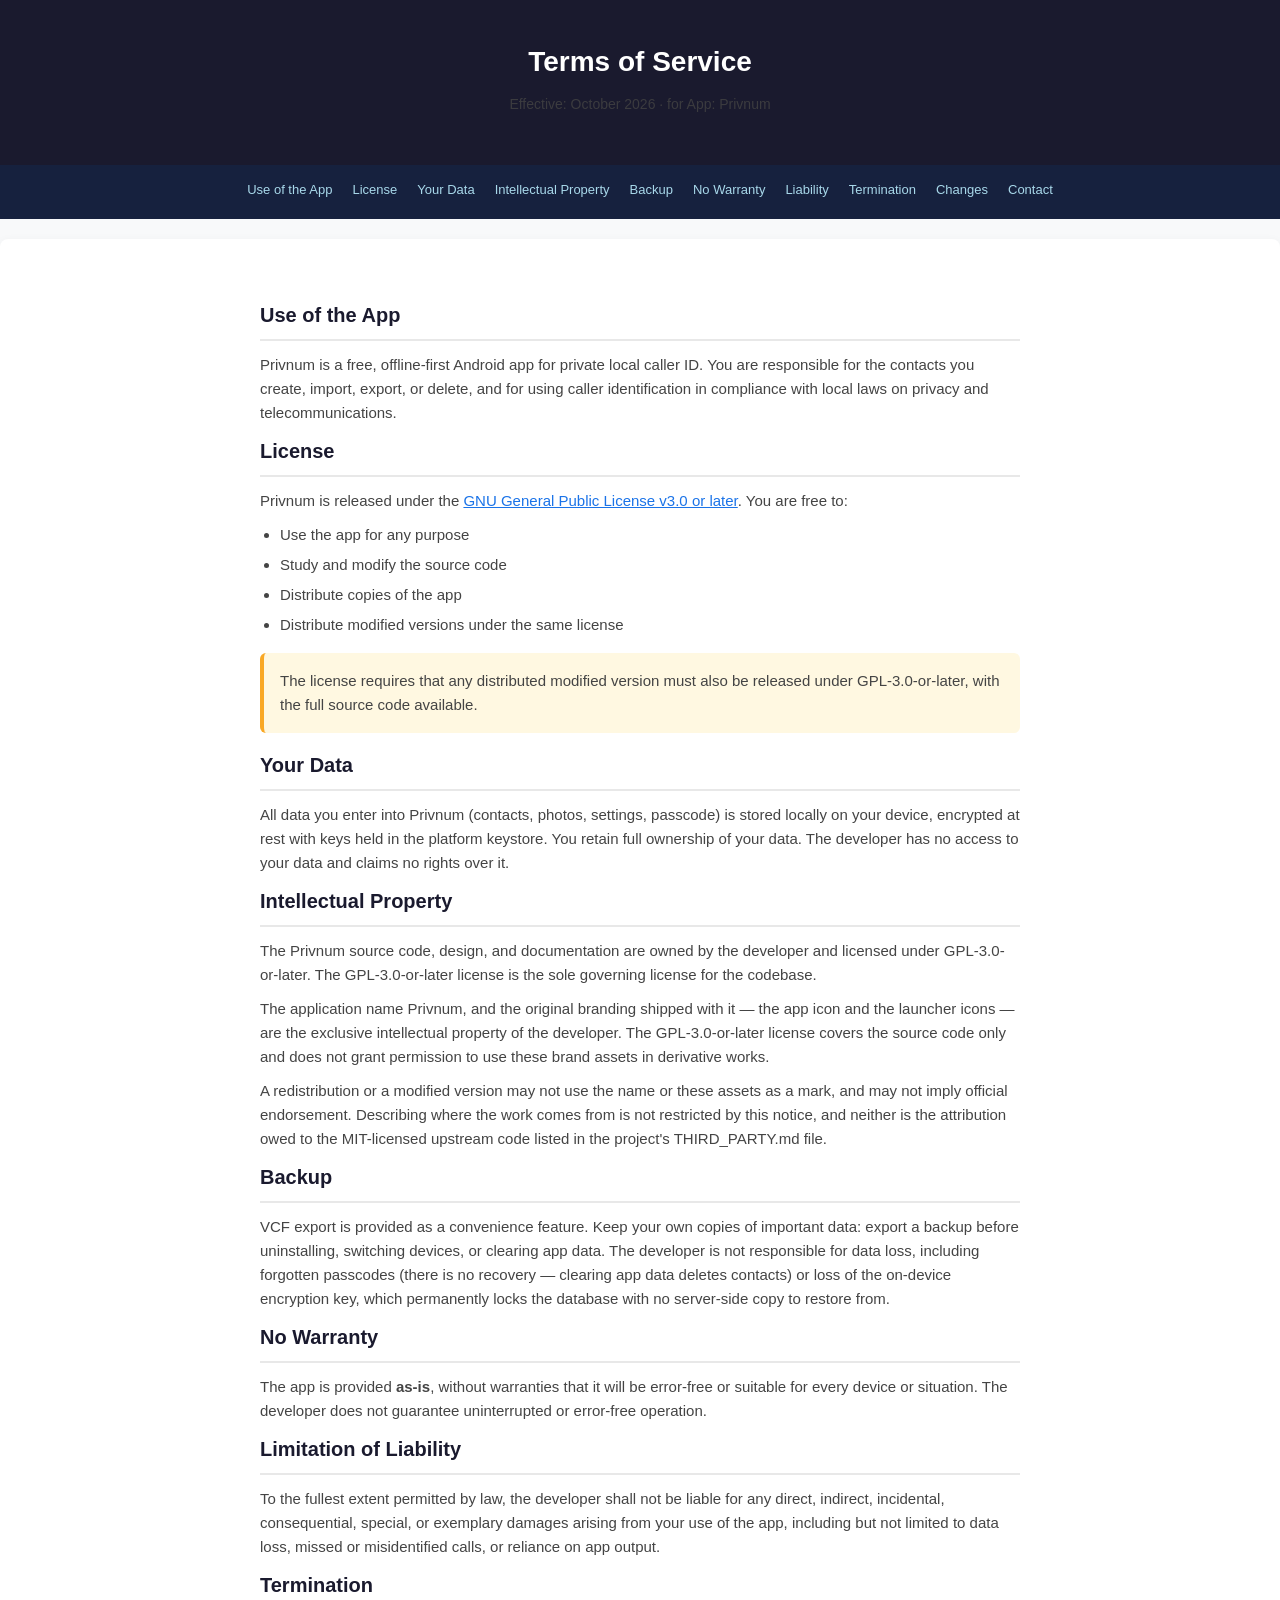
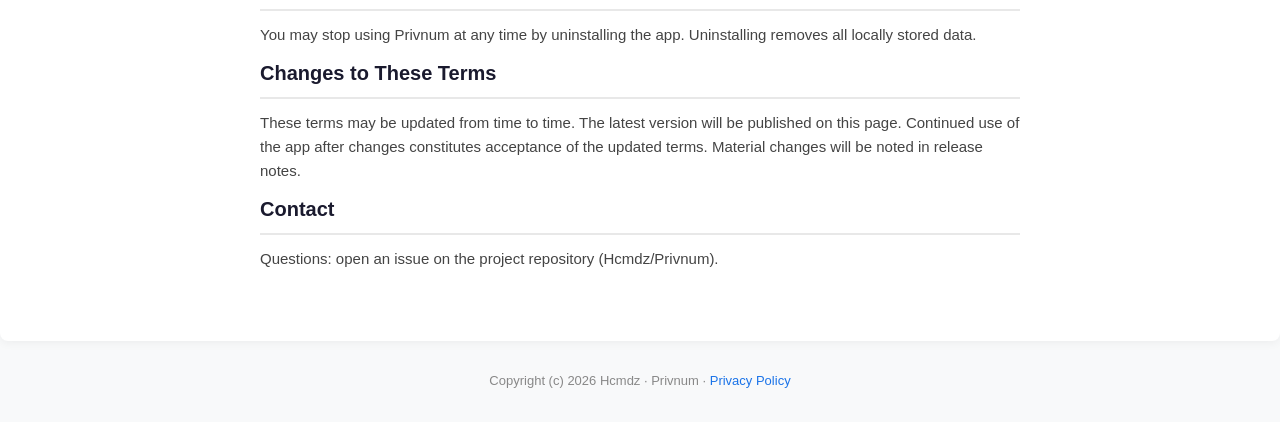
<file: Privnum/terms/index.html>
<!DOCTYPE html>
<html lang="en">
<head>
    <meta charset="UTF-8">
    <meta name="viewport" content="width=device-width, initial-scale=1.0">
    <meta name="theme-color" media="(prefers-color-scheme: light)" content="#f8f9fa">
    <meta name="theme-color" media="(prefers-color-scheme: dark)" content="#1a1a2e">
    <meta http-equiv="Content-Security-Policy" content="default-src 'none'; style-src 'unsafe-inline'; img-src 'self'">
    <title>Terms of Service - Privnum</title>
    <style>
        * { margin: 0; padding: 0; box-sizing: border-box; }
        body { font-family: -apple-system, BlinkMacSystemFont, 'Segoe UI', Roboto, sans-serif; line-height: 1.6; color: #333; background: #f8f9fa; }
        .container { max-width: 800px; margin: 0 auto; padding: 20px; }
        header { background: #1a1a2e; color: white; padding: 40px 20px; text-align: center; }
        header h1 { font-size: 28px; margin-bottom: 8px; }
        header p { opacity: 0.8; font-size: 14px; }
        nav { background: #16213e; padding: 12px 20px; }
        nav ul { list-style: none; display: flex; gap: 20px; flex-wrap: wrap; justify-content: center; }
        nav a { color: #a8d8ea; text-decoration: none; font-size: 13px; }
        nav a:hover { color: white; }
        main { background: white; padding: 40px 30px; border-radius: 8px; margin-top: 20px; box-shadow: 0 2px 10px rgba(0,0,0,0.05); }
        h2 { color: #1a1a2e; margin: 30px 0 12px; font-size: 20px; border-bottom: 2px solid #e8e8e8; padding-bottom: 8px; }
        h2:first-child { margin-top: 0; }
        p, li { font-size: 15px; color: #444; margin-bottom: 10px; }
        ul, ol { padding-left: 20px; }
        li { margin-bottom: 6px; }
        .highlight { background: #fff8e1; padding: 16px; border-radius: 6px; border-left: 4px solid #f9a825; margin: 16px 0; }
        .highlight p { margin-bottom: 0; }
        footer { text-align: center; padding: 30px; color: #888; font-size: 13px; }
        footer a { color: #1a73e8; text-decoration: none; }
        a { color: #1a73e8; }
        @media (max-width: 600px) { main { padding: 20px 16px; } header { padding: 30px 16px; } }
    </style>
</head>
<body>
    <header>
        <h1>Terms of Service</h1>
        <p>Effective: October 2026 &middot; for App: Privnum</p>
    </header>
    <nav>
        <ul>
            <li><a href="#use">Use of the App</a></li>
            <li><a href="#license">License</a></li>
            <li><a href="#data">Your Data</a></li>
            <li><a href="#ip">Intellectual Property</a></li>
            <li><a href="#backup">Backup</a></li>
            <li><a href="#warranty">No Warranty</a></li>
            <li><a href="#liability">Liability</a></li>
            <li><a href="#termination">Termination</a></li>
            <li><a href="#changes">Changes</a></li>
            <li><a href="#contact">Contact</a></li>
        </ul>
    </nav>
    <main>
        <div class="container">
            <section id="use">
                <h2>Use of the App</h2>
                <p>Privnum is a free, offline-first Android app for private local caller ID. You are responsible for the contacts you create, import, export, or delete, and for using caller identification in compliance with local laws on privacy and telecommunications.</p>
            </section>
            <section id="license">
                <h2>License</h2>
                <p>Privnum is released under the <a href="https://www.gnu.org/licenses/gpl-3.0.html">GNU General Public License v3.0 or later</a>. You are free to:</p>
                <ul>
                    <li>Use the app for any purpose</li>
                    <li>Study and modify the source code</li>
                    <li>Distribute copies of the app</li>
                    <li>Distribute modified versions under the same license</li>
                </ul>
                <div class="highlight">
                    <p>The license requires that any distributed modified version must also be released under GPL-3.0-or-later, with the full source code available.</p>
                </div>
            </section>
            <section id="data">
                <h2>Your Data</h2>
                <p>All data you enter into Privnum (contacts, photos, settings, passcode) is stored locally on your device, encrypted at rest with keys held in the platform keystore. You retain full ownership of your data. The developer has no access to your data and claims no rights over it.</p>
            </section>
            <section id="ip">
                <h2>Intellectual Property</h2>
                <p>The Privnum source code, design, and documentation are owned by the developer and licensed under GPL-3.0-or-later. The GPL-3.0-or-later license is the sole governing license for the codebase.</p>
                <p>The application name Privnum, and the original branding shipped with it &mdash; the app icon and the launcher icons &mdash; are the exclusive intellectual property of the developer. The GPL-3.0-or-later license covers the source code only and does not grant permission to use these brand assets in derivative works.</p>
                <p>A redistribution or a modified version may not use the name or these assets as a mark, and may not imply official endorsement. Describing where the work comes from is not restricted by this notice, and neither is the attribution owed to the MIT-licensed upstream code listed in the project's THIRD_PARTY.md file.</p>
            </section>
            <section id="backup">
                <h2>Backup</h2>
                <p>VCF export is provided as a convenience feature. Keep your own copies of important data: export a backup before uninstalling, switching devices, or clearing app data. The developer is not responsible for data loss, including forgotten passcodes (there is no recovery &mdash; clearing app data deletes contacts) or loss of the on-device encryption key, which permanently locks the database with no server-side copy to restore from.</p>
            </section>
            <section id="warranty">
                <h2>No Warranty</h2>
                <p>The app is provided <strong>as-is</strong>, without warranties that it will be error-free or suitable for every device or situation. The developer does not guarantee uninterrupted or error-free operation.</p>
            </section>
            <section id="liability">
                <h2>Limitation of Liability</h2>
                <p>To the fullest extent permitted by law, the developer shall not be liable for any direct, indirect, incidental, consequential, special, or exemplary damages arising from your use of the app, including but not limited to data loss, missed or misidentified calls, or reliance on app output.</p>
            </section>
            <section id="termination">
                <h2>Termination</h2>
                <p>You may stop using Privnum at any time by uninstalling the app. Uninstalling removes all locally stored data.</p>
            </section>
            <section id="changes">
                <h2>Changes to These Terms</h2>
                <p>These terms may be updated from time to time. The latest version will be published on this page. Continued use of the app after changes constitutes acceptance of the updated terms. Material changes will be noted in release notes.</p>
            </section>
            <section id="contact">
                <h2>Contact</h2>
                <p>Questions: open an issue on the project repository (Hcmdz/Privnum).</p>
            </section>
        </div>
    </main>
    <footer>Copyright (c) 2026 Hcmdz &middot; Privnum &middot; <a href="../privacy/">Privacy Policy</a></footer>
</body>
</html>
</file>
<file: assets/style.css>
:root {
  --bg: #ffffff;
  --bg-soft: #f5f7f5;
  --surface: #ffffff;
  --surface-soft: #eef2ee;
  --text: #101812;
  --text-muted: #4a5550;
  --accent: #00a836;
  --accent-strong: #008a2c;
  --accent-soft: #d9f5e2;
  --border: #dfe6e0;
  --shadow: 0 6px 24px rgba(16, 60, 34, 0.08);
  --shadow-lg: 0 12px 40px rgba(16, 60, 34, 0.14);
  --radius: 16px;
  --radius-sm: 10px;
  --maxw: 1080px;
}

@media (prefers-color-scheme: dark) {
  :root {
    --bg: #0c130e;
    --bg-soft: #111a14;
    --surface: #16201a;
    --surface-soft: #1b2620;
    --text: #e7f2eb;
    --text-muted: #9fb3a6;
    --accent: #2ee06b;
    --accent-strong: #4cf081;
    --accent-soft: #12311f;
    --border: #24342b;
    --shadow: 0 6px 24px rgba(0, 0, 0, 0.4);
    --shadow-lg: 0 12px 40px rgba(0, 0, 0, 0.55);
  }
}

* { box-sizing: border-box; }

/* ElecPilot project theme (green identity, inherits the site palette) */
body.theme-elecpilot {
  --bg: #f4faf6;
  --bg-soft: #e9f3ec;
  --surface: #ffffff;
  --surface-soft: #e3efe7;
  --text: #0e1a12;
  --text-muted: #45614f;
  --accent: #00a836;
  --accent-strong: #008a2c;
  --accent-soft: #d3f2de;
  --border: #d8e7dc;
  --shadow: 0 6px 24px rgba(16, 60, 34, 0.08);
  --shadow-lg: 0 12px 40px rgba(16, 60, 34, 0.14);
}

@media (prefers-color-scheme: dark) {
  body.theme-elecpilot {
    --bg: #0c140f;
    --surface: #141f18;
    --surface-soft: #182720;
    --text: #e4f1e9;
    --text-muted: #9cb4a3;
    --accent: #2ee06b;
    --accent-strong: #4cf081;
    --accent-soft: #123120;
    --border: #22342a;
  }
}

/* Privnum project theme (teal identity, inherits the site palette) */
body.theme-privnum {
  --bg: #f2f7f7;
  --bg-soft: #e6f0ef;
  --surface: #ffffff;
  --surface-soft: #dcecea;
  --text: #0d1a1c;
  --text-muted: #41656b;
  --accent: #00897b;
  --accent-strong: #00695c;
  --accent-soft: #d2f0ec;
  --border: #d0e4e1;
  --shadow: 0 6px 24px rgba(13, 60, 56, 0.08);
  --shadow-lg: 0 12px 40px rgba(13, 60, 56, 0.14);
}

@media (prefers-color-scheme: dark) {
  body.theme-privnum {
    --bg: #0a1416;
    --surface: #122023;
    --surface-soft: #162b2e;
    --text: #e2f2f0;
    --text-muted: #9bbbc0;
    --accent: #53c5b8;
    --accent-strong: #7fe0d4;
    --accent-soft: #0d2b28;
    --border: #203639;
  }
}

/* OpenCode Free Radar project theme (radar-green identity, inherits the site palette) */
body.theme-ofr {
  --bg: #f2f6f2;
  --bg-soft: #e8ede9;
  --surface: #ffffff;
  --surface-soft: #dfe8e1;
  --text: #0e1a12;
  --text-muted: #45614f;
  --accent: #137333;
  --accent-strong: #0e5c29;
  --accent-soft: #d7ecdc;
  --border: #d3e2d7;
  --shadow: 0 6px 24px rgba(16, 60, 34, 0.08);
  --shadow-lg: 0 12px 40px rgba(16, 60, 34, 0.14);
}

@media (prefers-color-scheme: dark) {
  body.theme-ofr {
    --bg: #0c140f;
    --surface: #141f18;
    --surface-soft: #182720;
    --text: #e4f1e9;
    --text-muted: #9cb4a3;
    --accent: #35d066;
    --accent-strong: #5ce58a;
    --accent-soft: #123120;
    --border: #22342a;
  }
}

html { scroll-behavior: smooth; }

body {
  margin: 0;
  font-family: -apple-system, BlinkMacSystemFont, "Segoe UI", Roboto, Oxygen, Ubuntu, Cantarell, "Helvetica Neue", sans-serif;
  background: var(--bg);
  color: var(--text);
  line-height: 1.6;
  -webkit-font-smoothing: antialiased;
}

a { color: var(--accent-strong); text-decoration: none; }
a:hover { text-decoration: underline; }

.site-shell {
  max-width: var(--maxw);
  margin: 0 auto;
  padding: 2.5rem 1.5rem 3rem;
}

/* ---------- Hero ---------- */
.hero {
  display: grid;
  grid-template-columns: minmax(0, 1fr) auto;
  gap: clamp(1.5rem, 5vw, 3rem);
  align-items: start;
  padding: 2.5rem 0 3rem;
}

.hero > .hero-copy { order: 1; }
.hero > .hero-media { order: 2; }

.hero-media {
  display: flex;
  flex-direction: column;
  align-items: center;
  gap: 1.25rem;
}

/* Pills in the home/profile hero stack vertically under the avatar */
.profile-hero .hero-media .nav {
  flex-direction: column;
  align-items: stretch;
  width: min(16rem, 100%);
  margin-top: 0.25rem;
}

.profile-hero .hero-media .pill {
  justify-content: center;
}

/* Pills in the project hero stack vertically under the logo */
.project-hero .hero-media .nav {
  flex-direction: column;
  align-items: stretch;
  width: min(16rem, 100%);
  margin-top: 0.25rem;
}

.project-hero .hero-media .pill {
  justify-content: center;
}

.avatar {
  width: 150px;
  height: 150px;
  border-radius: 50%;
  object-fit: cover;
  border: 3px solid var(--accent);
  box-shadow: var(--shadow);
}

.app-logo {
  width: 120px;
  height: 120px;
  border-radius: 26px;
  object-fit: cover;
  box-shadow: var(--shadow-lg);
}

.hero-copy h1 {
  margin: 0 0 0.5rem;
  font-size: 2.6rem;
  line-height: 1.1;
  letter-spacing: -0.02em;
}

.profile-tagline {
  font-size: 1.35rem;
  color: var(--text-muted);
  margin: 0 0 1rem;
  font-weight: 500;
}

.lede {
  font-size: 1.1rem;
  color: var(--text-muted);
  margin: 0.5rem 0 1.25rem;
}

/* ---------- Navigation / Pills ---------- */
.nav {
  display: flex;
  flex-wrap: wrap;
  gap: 0.6rem;
  justify-content: center;
}

.page-nav.desktop-site-nav {
  justify-content: flex-start;
  margin-bottom: 1.5rem;
  overflow-x: auto;
  flex-wrap: nowrap;
  -webkit-overflow-scrolling: touch;
  scrollbar-width: thin;
  scrollbar-color: var(--border) transparent;
  padding-bottom: 0.4rem;
}
.page-nav.desktop-site-nav::-webkit-scrollbar { height: 6px; }
.page-nav.desktop-site-nav::-webkit-scrollbar-thumb {
  background: var(--border);
  border-radius: 999px;
}
.page-nav.desktop-site-nav::-webkit-scrollbar-track { background: transparent; }
.page-nav.desktop-site-nav .pill { flex: 0 0 auto; }

.pill {
  display: inline-flex;
  align-items: center;
  gap: 0.5rem;
  padding: 0.55rem 1.1rem;
  border-radius: 999px;
  background: var(--surface-soft);
  color: var(--text);
  font-weight: 500;
  font-size: 0.95rem;
  border: 1px solid var(--border);
  transition: transform 0.12s ease, box-shadow 0.12s ease, background 0.12s ease;
}

.pill:hover {
  transform: translateY(-1px);
  box-shadow: var(--shadow);
  text-decoration: none;
}

.pill.primary {
  background: var(--accent);
  color: #07130b;
  border-color: var(--accent);
  font-weight: 600;
}

.pill.primary:hover { background: var(--accent-strong); }

.pill[aria-current="page"] {
  background: var(--accent-soft);
  color: var(--accent-strong);
  border-color: var(--accent-soft);
}

.pill-icon {
  width: 18px;
  height: 18px;
  border-radius: 4px;
}

.pill .pill-icon + span { display: inline; }

@media (prefers-color-scheme: dark) {
  .pill:not(.primary) img.pill-icon[src*="fav_github"] {
    filter: invert(1);
  }
}

.pill.secondary-strong {
  border-color: color-mix(in srgb, var(--accent) 55%, var(--border));
  background: linear-gradient(135deg, var(--accent-soft), var(--surface));
  color: var(--text);
  font-weight: 600;
}

/* ---------- Chips ---------- */
.chip-row { display: flex; flex-wrap: wrap; gap: 0.5rem; margin: 0.75rem 0 1.25rem; }

.meta-chip {
  padding: 0.35rem 0.9rem;
  border-radius: 999px;
  background: var(--accent-soft);
  color: var(--accent-strong);
  font-size: 0.85rem;
  font-weight: 600;
}

/* ---------- Content card ---------- */
.content-card {
  background: var(--surface);
  border: 1px solid var(--border);
  border-radius: var(--radius);
  padding: 1.5rem 1.75rem;
  box-shadow: var(--shadow);
  transition: border-color 180ms ease, box-shadow 180ms ease, transform 180ms ease, background-color 180ms ease;
}

.content-card + .content-card { margin-top: 1.25rem; }

.content-card:hover {
  border-color: color-mix(in srgb, var(--accent) 30%, var(--border));
  background: color-mix(in srgb, var(--surface) 96%, var(--accent-soft));
  box-shadow: 0 0.8rem 2rem rgb(0 0 0 / 10%), 0 0 1rem color-mix(in srgb, var(--accent) 8%, transparent);
  transform: translateY(-0.1rem);
}

.content-card h2 { margin: 0 0 0.75rem; font-size: 1.25rem; }
.content-card p { margin: 0; color: var(--text-muted); }

/* ---------- Section titles ---------- */
section > h2, .section-title {
  font-size: 1.7rem;
  margin: 2.5rem 0 1.25rem;
  letter-spacing: -0.01em;
}

/* ---------- Projects section ---------- */
.projects-section { margin-bottom: 3rem; }

/* ---------- Projects grid ---------- */
.grid {
  display: grid;
  grid-template-columns: repeat(auto-fill, minmax(280px, 1fr));
  gap: 1.25rem;
}

.card {
  display: flex;
  flex-direction: column;
  gap: 0.85rem;
  padding: 1.5rem;
  background: var(--surface);
  border: 1px solid var(--border);
  border-radius: var(--radius);
  color: var(--text);
  box-shadow: var(--shadow);
  transition: transform 0.15s ease, box-shadow 0.15s ease, border-color 0.15s ease;
}

.card:hover {
  transform: translateY(-3px);
  box-shadow: var(--shadow-lg);
  border-color: var(--accent);
  text-decoration: none;
}

.projects-section .card::after {
  margin-top: auto;
  padding-top: 1rem;
  color: var(--accent-strong);
  content: "Open project \2192";
  font-size: 0.82rem;
  font-weight: 800;
  letter-spacing: 0.04em;
  opacity: 0;
  text-transform: uppercase;
  transform: translateY(0.35rem);
  transition: opacity 180ms ease, transform 180ms ease;
}

.projects-section .card:hover,
.projects-section .card:focus-visible {
  box-shadow: 0 1.35rem 3.5rem rgb(0 0 0 / 18%), 0 0 2rem color-mix(in srgb, var(--accent) 16%, transparent);
}

.projects-section .card:hover::after,
.projects-section .card:focus-visible::after {
  opacity: 1;
  transform: translateY(0);
}

.card-header { display: flex; align-items: center; gap: 0.9rem; }

.card-logo {
  width: 56px;
  height: 56px;
  border-radius: 14px;
  object-fit: cover;
}

.card-title-group { display: flex; flex-direction: column; gap: 0.25rem; }
.card-title-group h3 { margin: 0; font-size: 1.3rem; }
.card-badge {
  align-self: flex-start;
  padding: 0.2rem 0.7rem;
  border-radius: 999px;
  background: var(--accent-soft);
  color: var(--accent-strong);
  font-size: 0.75rem;
  font-weight: 600;
}

.card p { margin: 0; color: var(--text-muted); }

/* ---------- Feature grid ---------- */
.feature-grid {
  display: grid;
  grid-template-columns: repeat(auto-fill, minmax(240px, 1fr));
  gap: 1.25rem;
}

.feature-card {
  background: var(--surface);
  border: 1px solid var(--border);
  border-radius: var(--radius);
  padding: 1.4rem 1.5rem;
  box-shadow: var(--shadow);
  transition: border-color 180ms ease, box-shadow 180ms ease, transform 180ms ease, background-color 180ms ease;
}

.feature-card:hover {
  border-color: color-mix(in srgb, var(--accent) 34%, var(--border));
  background: color-mix(in srgb, var(--surface) 95%, var(--accent-soft));
  box-shadow: 0 0.9rem 2.2rem rgb(0 0 0 / 11%), 0 0 1.1rem color-mix(in srgb, var(--accent) 9%, transparent);
  transform: translateY(-0.12rem);
}

.feature-card h3 {
  margin: 0 0 0.55rem;
  font-size: 1.1rem;
  display: flex;
  align-items: center;
  gap: 0.5rem;
}

.feature-card p { margin: 0; color: var(--text-muted); font-size: 0.96rem; }

/* ---------- Read more row ---------- */
.read-more-row { margin: 2rem 0; text-align: right; }

.read-more-button {
  display: inline-flex;
  align-items: center;
  gap: 0.5rem;
  min-height: 2.5rem;
  padding: 0.5rem 0.9rem;
  border-color: color-mix(in srgb, var(--accent) 55%, var(--border));
  background: linear-gradient(135deg, var(--accent-soft), var(--surface));
  box-shadow: 0 0.25rem 0.75rem rgba(16, 60, 34, 0.07);
  font-weight: 600;
}

/* ---------- Screenshots ---------- */
.screenshot-section { margin-top: 2.5rem; margin-bottom: 2.5rem; }

.screenshot-grid {
  display: grid;
  grid-template-columns: repeat(auto-fill, minmax(200px, 1fr));
  gap: 1rem;
}

.screenshot-card {
  margin: 0;
  background: var(--surface);
  border: 1px solid var(--border);
  border-radius: var(--radius-sm);
  overflow: hidden;
  box-shadow: var(--shadow);
  transition: box-shadow 180ms ease, transform 180ms ease;
}

.screenshot-card:hover {
  box-shadow: 0 1.1rem 2.75rem rgb(0 0 0 / 14%), 0 0 1.6rem color-mix(in srgb, var(--accent) 12%, transparent);
  transform: translateY(-0.18rem);
}

.screenshot-card:hover .screenshot-button > img { transform: scale(1.025); }

.screenshot-button {
  display: block;
  width: 100%;
  padding: 0;
  border: 0;
  background: none;
  line-height: 0;
}

/* Phone screenshot row (project pages): uniform 9:19.5 cards, no cropping */
.screenshot-grid.app-screenshot-grid {
  grid-template-columns: repeat(5, minmax(0, 1fr));
  gap: 0.75rem;
}

.screenshot-grid.app-screenshot-grid .screenshot-card {
  max-height: none;
}

.screenshot-grid.app-screenshot-grid .screenshot-card img {
  display: block;
  width: 100%;
  height: auto;
  max-height: none;
  aspect-ratio: 9 / 19.5;
  object-fit: cover;
  object-position: top center;
  transition: transform 180ms ease;
}

.screenshot-grid.app-screenshot-grid figcaption {
  padding: 0.6rem 0.9rem;
  font-size: 0.85rem;
  color: var(--text-muted);
  line-height: 1.4;
}

/* ---------- Image dialog (screenshot lightbox) ---------- */
.image-dialog {
  width: var(--dialog-media-width, fit-content);
  max-width: 96vw;
  max-height: 94vh;
  padding: 0;
  overflow: hidden;
  border: 1px solid var(--border);
  border-radius: var(--radius);
  color: var(--text);
  background: var(--surface);
  box-shadow: var(--shadow-lg);
}

.image-dialog:focus {
  outline: none;
}

.image-dialog::backdrop {
  background: rgba(5, 10, 7, 0.6);
  backdrop-filter: blur(14px);
}

.image-dialog-inner {
  display: grid;
  width: var(--dialog-media-width, fit-content);
  max-width: 96vw;
  max-height: 94vh;
  align-items: center;
  overflow: hidden;
  border-radius: inherit;
  grid-template-columns: minmax(0, 1fr) auto;
  grid-template-rows: minmax(0, 1fr) auto;
}

.dialog-image {
  display: block;
  grid-column: 1 / -1;
  grid-row: 1;
  justify-self: center;
  width: auto;
  height: auto;
  max-width: 96vw;
  max-height: calc(94vh - 5.5rem);
  aspect-ratio: auto;
  background: var(--surface-soft);
  object-fit: contain;
  object-position: top center;
  transition: opacity 140ms ease, transform 140ms ease;
}

.dialog-caption {
  grid-column: 1 / -1;
  grid-row: 2;
  min-width: 0;
  margin: 0;
  padding: 1rem 1.25rem 1.25rem;
  color: var(--text-muted);
  text-align: center;
  overflow-wrap: anywhere;
  transition: opacity 140ms ease, transform 140ms ease;
}

.dialog-image.is-switching,
.dialog-caption.is-switching {
  opacity: 0;
  transform: scale(0.985);
}

/* ---------- View transitions ---------- */
@view-transition { navigation: auto; }

::view-transition-old(screenshot-morph),
::view-transition-new(screenshot-morph) {
  animation-duration: 320ms;
  animation-timing-function: cubic-bezier(0.2, 0, 0, 1);
}

@media (prefers-reduced-motion: reduce) {
  ::view-transition-old(screenshot-morph),
  ::view-transition-new(screenshot-morph) {
    animation-duration: 1ms;
  }
}

/* ---------- Archive card ---------- */
.archive-card {
  display: flex;
  gap: 1.5rem;
  align-items: center;
  padding: 1.5rem;
  background: var(--surface);
  border: 1px solid var(--border);
  border-radius: var(--radius);
  color: var(--text);
  box-shadow: var(--shadow);
  transition: transform 0.15s ease, box-shadow 0.15s ease;
}

.archive-card:hover {
  transform: translateY(-3px);
  box-shadow: var(--shadow-lg);
  text-decoration: none;
}

.archive-copy h3 { margin: 0 0 0.5rem; }
.archive-copy p { margin: 0 0 0.75rem; color: var(--text-muted); }
.archive-link { color: var(--accent-strong); font-weight: 600; }
.archive-mosaic img { width: 160px; border-radius: var(--radius-sm); }

/* ---------- Mobile menu ---------- */
.mobile-site-menu { display: none; }

/* ---------- Footer ---------- */
.site-footer {
  margin-top: 3.5rem;
  padding-top: 1.5rem;
  border-top: 1px solid var(--border);
  text-align: center;
  color: var(--text-muted);
  font-size: 0.95rem;
}

/* ---------- Focus list (About Me) ---------- */
.focus-list {
  list-style: none;
  padding: 0;
  margin: 1rem 0;
  display: flex;
  flex-direction: column;
  gap: 0.55rem;
}

.focus-list li {
  padding: 0.7rem 0.95rem;
  background: var(--surface-soft);
  border-left: 3px solid var(--accent);
  border-radius: var(--radius-sm);
  font-size: 0.96rem;
  color: var(--text);
}

.focus-list li strong { color: var(--accent-strong); }

.content-card p + .focus-list { margin-top: 1.25rem; }
.focus-list + p { margin-top: 1rem; color: var(--text-muted); }

/* ---------- Responsive ---------- */
@media (max-width: 720px) {
  .site-shell { padding: 1.5rem 1rem 2.5rem; }

  .hero {
    grid-template-columns: 1fr;
    text-align: center;
    gap: 1.75rem;
  }

  .hero-media { order: -1; }

  .nav { justify-content: center; }

  .project-hero {
    grid-template-columns: 5.75rem minmax(0, 1fr);
    gap: 0.75rem 1rem;
    align-items: center;
    text-align: left;
    padding-top: 1.5rem;
  }

  .project-hero > .hero-media,
  .project-hero > .hero-copy {
    display: contents;
  }

  .project-hero .app-logo {
    grid-column: 1;
    grid-row: 1 / 4;
    justify-self: start;
    width: 4.4rem;
    height: 4.4rem;
    border-radius: 1rem;
  }

  .project-hero .hero-copy h1 {
    grid-column: 2;
    grid-row: 1;
    align-self: end;
    margin: 0;
    font-size: clamp(2rem, 9vw, 3rem);
  }

  .project-hero .chip-row {
    grid-column: 2;
    grid-row: 2;
    align-self: start;
    margin: 0.25rem 0 0;
  }

  .project-hero .hero-media .nav {
    grid-column: 1 / -1;
    grid-row: 4;
    display: grid;
    grid-template-columns: repeat(2, minmax(0, 1fr));
    gap: 0.6rem;
    width: 100%;
    margin-top: 0.5rem;
  }

  .project-hero .hero-media .pill {
    justify-content: center;
    min-width: 0;
    padding-inline: 0.7rem;
  }

  .project-hero .lede {
    grid-column: 1 / -1;
    grid-row: 5;
    margin-top: 0.75rem;
  }

  .project-hero .hero-copy > .content-card {
    grid-column: 1 / -1;
    grid-row: 6;
    width: 100%;
    margin-top: 0.75rem;
    text-align: left;
  }

  .page-nav.desktop-site-nav { display: none; }

  .mobile-site-menu {
    display: block;
    position: relative;
    margin-bottom: 1rem;
  }

  .mobile-site-menu > summary {
    list-style: none;
    cursor: pointer;
    display: inline-flex;
    align-items: center;
    justify-content: center;
    width: 46px;
    height: 46px;
    border-radius: 12px;
    background: var(--surface);
    border: 1px solid var(--border);
  }

  .mobile-site-menu > summary::-webkit-details-marker { display: none; }

  .menu-icon { display: flex; flex-direction: column; gap: 4px; }
  .menu-icon span { width: 18px; height: 2px; background: var(--text); border-radius: 2px; }

  .mobile-menu-panel {
    margin-top: 0.5rem;
    background: var(--surface);
    border: 1px solid var(--border);
    border-radius: var(--radius-sm);
    padding: 0.5rem;
    box-shadow: var(--shadow);
  }

  .mobile-menu-links { display: flex; flex-direction: column; }
  .mobile-menu-links a, .mobile-menu-links span {
    padding: 0.6rem 0.9rem;
    border-radius: 8px;
    color: var(--text);
  }
  .mobile-menu-links a:hover { background: var(--surface-soft); text-decoration: none; }
  .mobile-menu-links [aria-current="page"] { background: var(--accent-soft); color: var(--accent-strong); font-weight: 600; }

  .archive-card { flex-direction: column; text-align: center; }
  .archive-mosaic img { width: 120px; }

  .screenshot-grid.app-screenshot-grid {
    display: flex;
    gap: 1rem;
    margin-inline: -1rem;
    padding: 0 1rem 0.75rem;
    overflow-x: auto;
    overscroll-behavior-inline: contain;
    scroll-snap-type: x mandatory;
  }

  .screenshot-grid.app-screenshot-grid .screenshot-card {
    flex: 0 0 min(78vw, 20rem);
    scroll-snap-align: center;
  }

  .screenshot-grid.app-screenshot-grid .screenshot-button { cursor: pointer; }
}

/* ---------- Reduced motion ---------- */
@media (prefers-reduced-motion: reduce) {
  *,
  *::before,
  *::after {
    animation-duration: 0.001ms !important;
    animation-iteration-count: 1 !important;
    transition-duration: 0.001ms !important;
    scroll-behavior: auto !important;
  }
}

/* ---------- Homepage extras (index only, shared file untouched above) ---------- */
.home-terminal {
  font-family: ui-monospace, SFMono-Regular, Menlo, Consolas, monospace;
  font-size: 1rem;
  color: var(--accent-strong);
  margin: 0.5rem 0 0;
  min-height: 1.5em;
}

.home-caret { animation: home-blink 1s steps(1) infinite; }

@keyframes home-blink { 50% { opacity: 0; } }

.home-stack { margin-top: 0.6rem; }

.home-stats {
  display: grid;
  grid-template-columns: repeat(auto-fill, minmax(160px, 1fr));
  gap: 1rem;
  margin: 0 0 1rem;
}

.home-stat {
  display: flex;
  flex-direction: column;
  align-items: center;
  gap: 0.25rem;
  padding: 1rem;
  background: var(--surface);
  border: 1px solid var(--border);
  border-radius: var(--radius);
  text-align: center;
}

.home-stat strong { font-size: 1.25rem; }
.home-stat span { color: var(--text-muted); font-size: 0.85rem; }
.home-stat img { display: block; }

.home-card-meta {
  display: flex;
  flex-wrap: wrap;
  align-items: center;
  gap: 0.45rem;
  margin-top: auto;
  padding-top: 0.25rem;
}

.home-card-meta img { display: block; }

.home-footer-note { color: var(--text-muted); font-size: 0.85rem; }

.home-badge-row { margin: 0.6rem 0 0; }

.home-marquee {
  position: relative;
  overflow: hidden;
  margin: 0.75rem 0 1.25rem;
}

.home-marquee::before,
.home-marquee::after {
  content: "";
  position: absolute;
  top: 0;
  bottom: 0;
  width: 72px;
  z-index: 1;
  pointer-events: none;
}

.home-marquee::before { left: 0; background: linear-gradient(90deg, var(--bg), transparent); }
.home-marquee::after { right: 0; background: linear-gradient(270deg, var(--bg), transparent); }

.home-marquee-track {
  display: flex;
  gap: 0.5rem;
  width: max-content;
  animation: home-scroll 32s linear infinite;
}

.home-marquee-dup { display: contents; }

@keyframes home-scroll { to { transform: translateX(-50%); } }

@media (max-width: 480px) {
  .home-stats { grid-template-columns: repeat(2, 1fr); }
}
</file>
